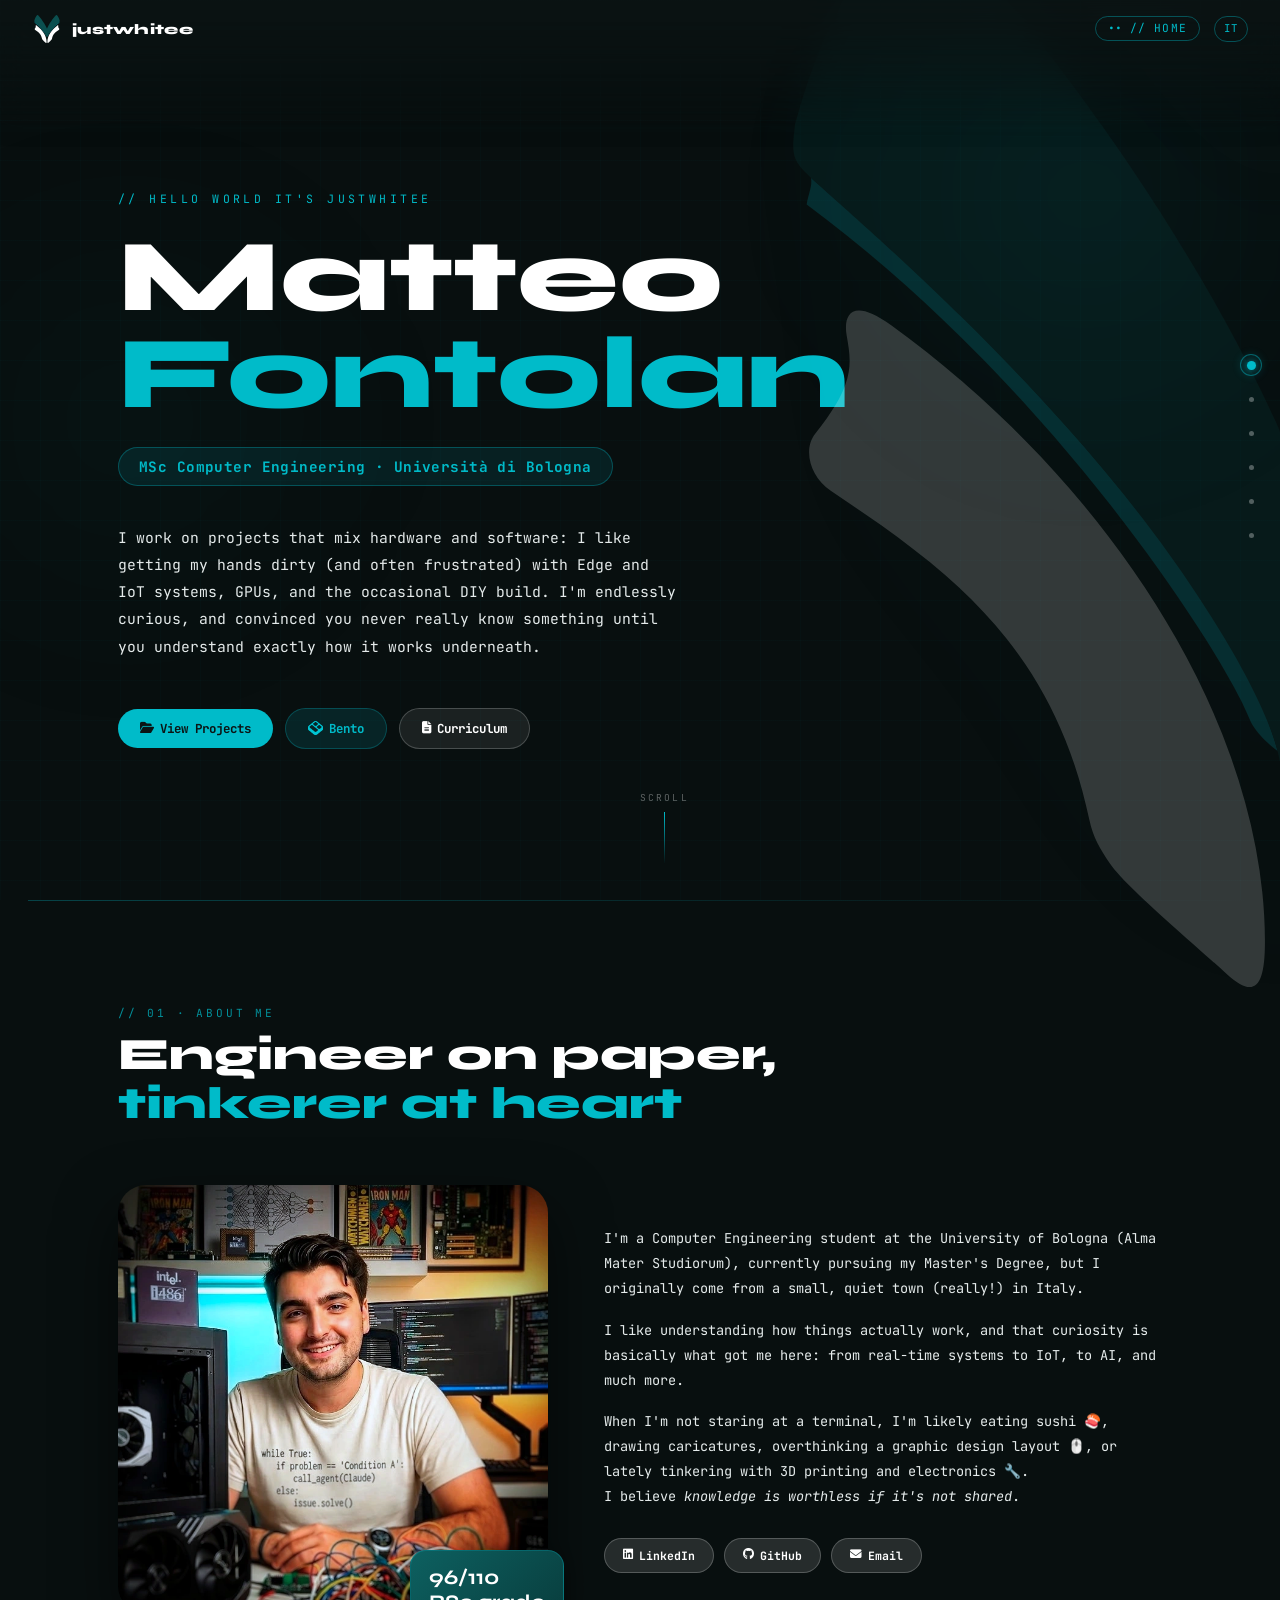
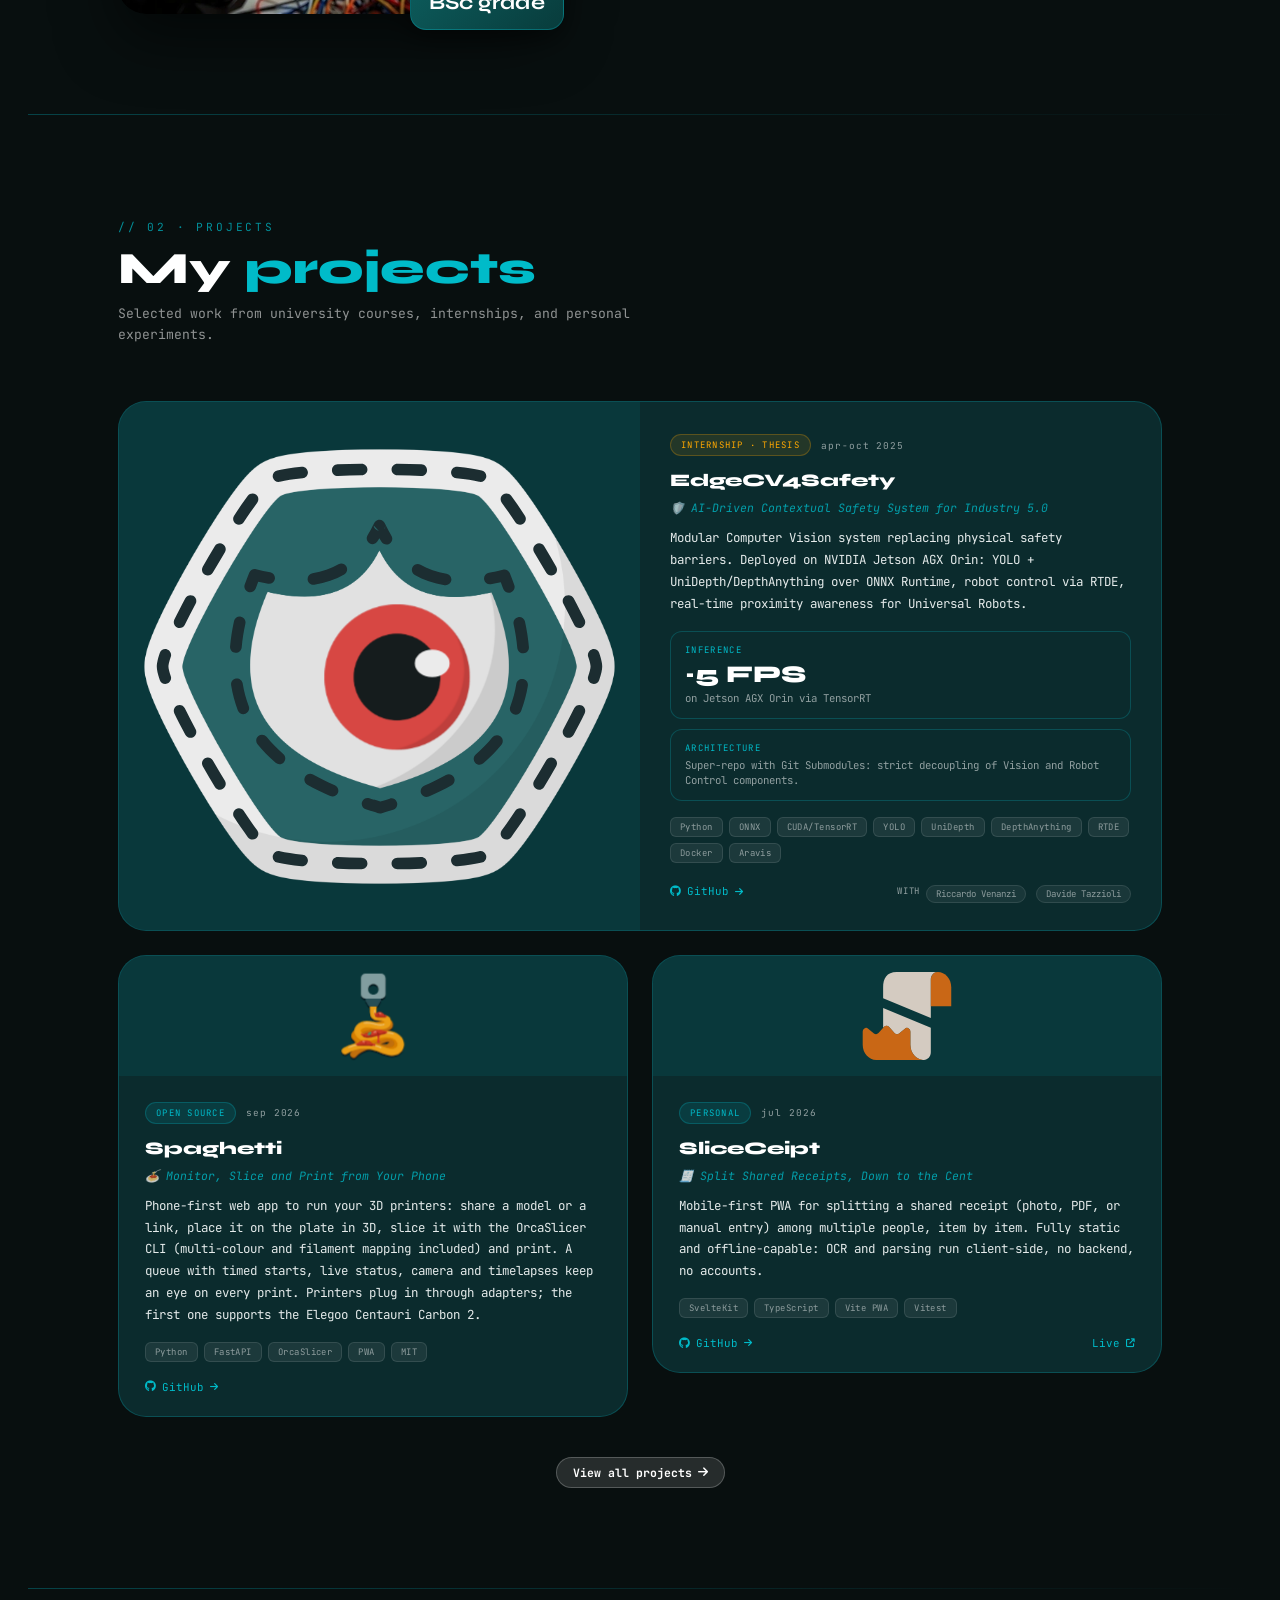
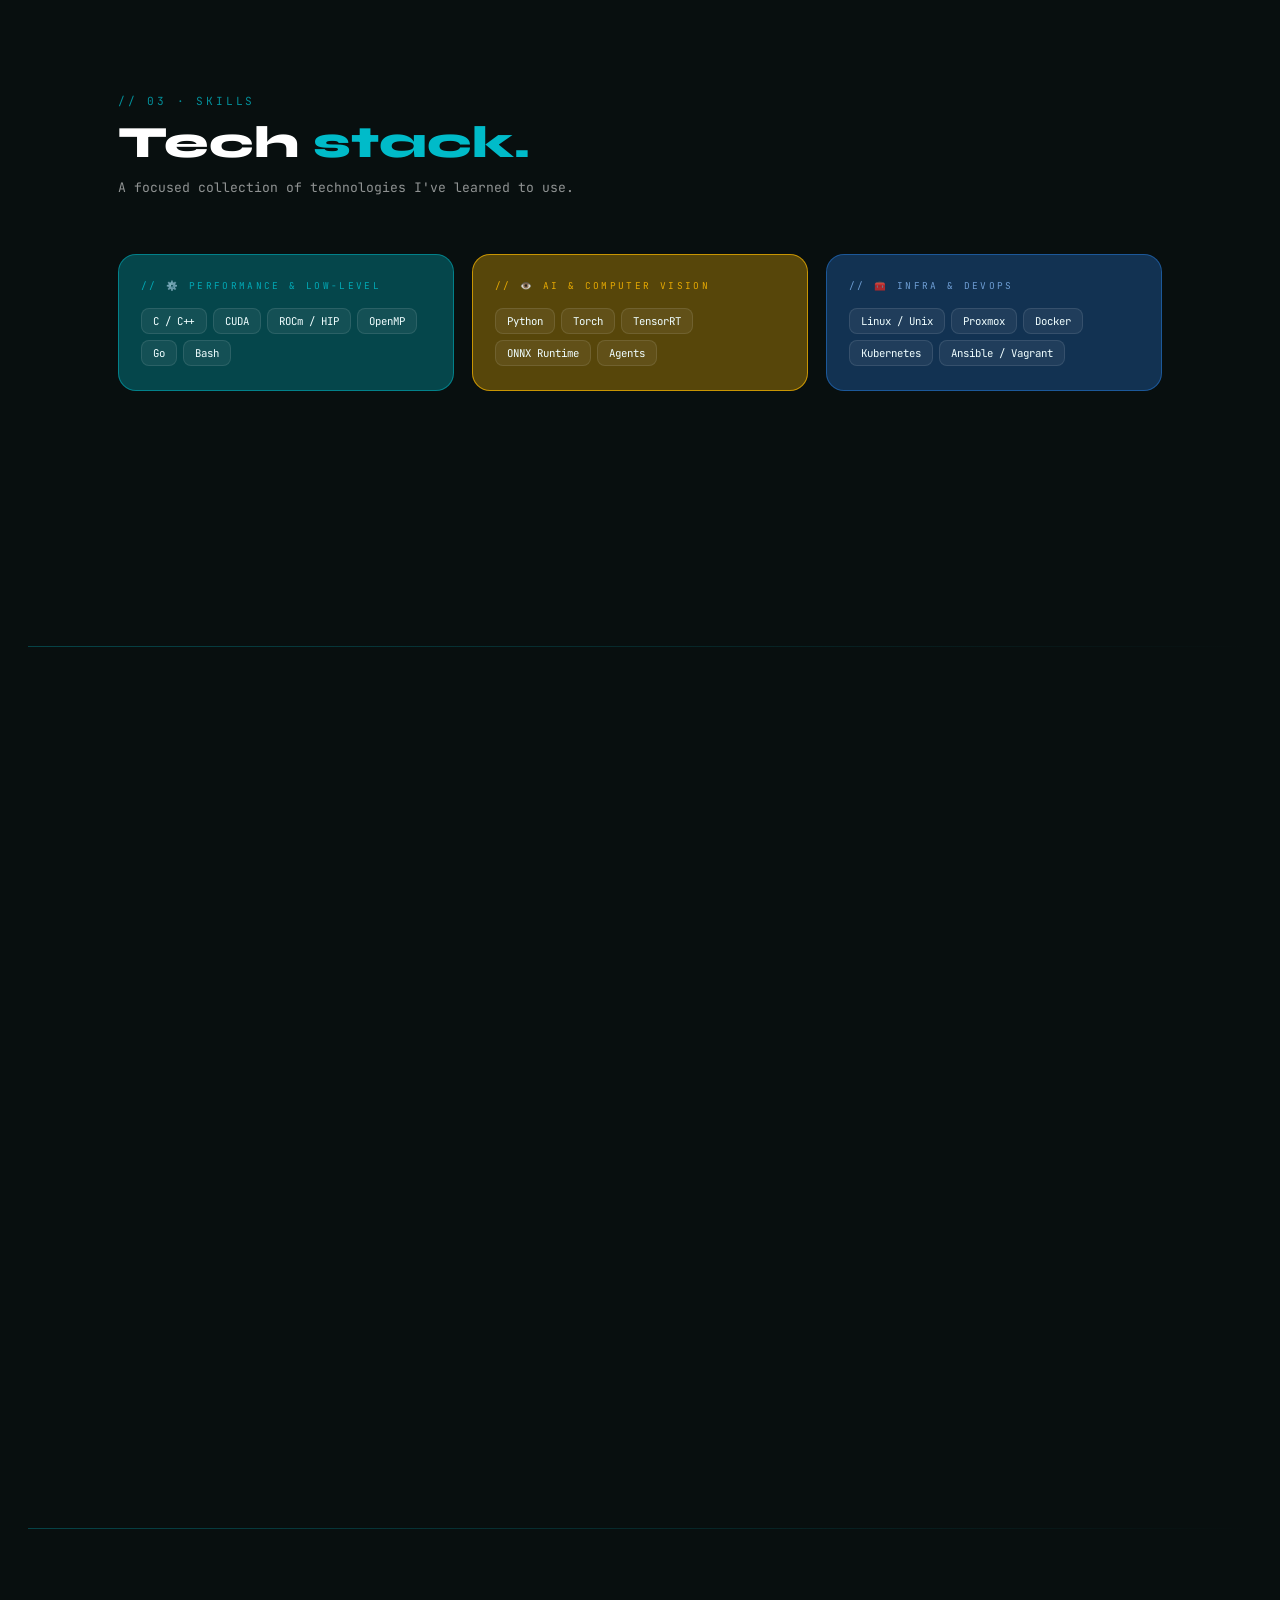
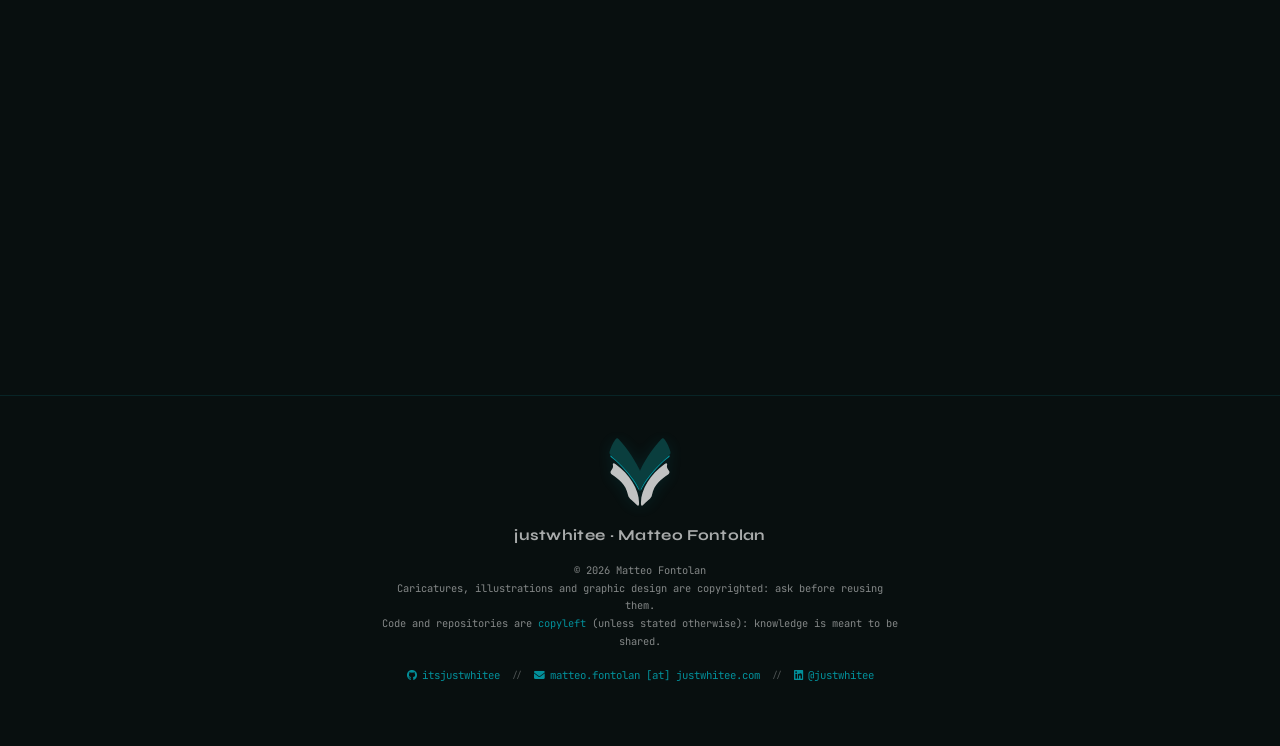
<file: index.html>
<!DOCTYPE html>
<html lang="en">
<head>
    <!-- SHARED-HEAD:START -->
    <meta charset="UTF-8">
    <meta name="viewport" content="width=device-width, initial-scale=1.0">

    <link rel="stylesheet" href="./shared.css">
    <link rel="stylesheet" href="https://cdnjs.cloudflare.com/ajax/libs/font-awesome/6.5.1/css/all.min.css">
    <link rel="preconnect" href="https://fonts.googleapis.com">
    <link rel="preconnect" href="https://fonts.gstatic.com" crossorigin>
    <link href="https://fonts.googleapis.com/css2?family=JetBrains+Mono:wght@400;700&family=Syne:wght@700;800&display=swap" rel="stylesheet">

    <link rel="icon" type="image/png" href="/assets/favicon.png">
    <link rel="icon" type="image/svg+xml" href="/assets/logo.svg">
    <link rel="shortcut icon" href="/favicon.ico" type="image/x-icon">
    <link rel="apple-touch-icon" sizes="180x180" href="/assets/favicon.png">

    <link rel="manifest" href="/manifest.json">
    <meta name="theme-color" content="#00bbc9">

    <!-- i18n must load before DOMContentLoaded fires -->
    <script src="./components.js"></script>
    <script src="./i18n.js"></script>
    <!-- SHARED-HEAD:END -->
    <link rel="stylesheet" href="projects/style.css?v=20260930b">

    <title>Matteo Fontolan - itsjustwhitee</title>
    <meta name="description" content="Matteo Fontolan: MSc Computer Engineering student at UniBo. A personal space for my evolving ideas, tech projects, and my journey in engineering.">
    <meta name="keywords" content="Matteo Fontolan, justwhitee, computer, engineering, CUDA, AI, Robotics, University of Bologna, ingegneria, informatica, Università di Bologna, CV, Portfolio, Projects, Skills, Experience, Education, unibo, ing, ingegnere">
    <link rel="canonical" href="https://justwhitee.com/">

    <meta property="og:type" content="website">
    <meta property="og:url" content="https://justwhitee.com/">
    <meta property="og:title" content="Matteo Fontolan · justwhitee | Computer Engineering Student ">
    <meta property="og:description" content="Engineering with a side of curiosity. Explore my projects in Computer Engineering.">
    <meta property="og:image" content="https://justwhitee.com/assets/og-image.jpg">

    <meta name="twitter:card" content="summary_large_image">
    <meta name="twitter:url" content="https://justwhitee.com/">
    <meta name="twitter:title" content="Matteo Fontolan · justwhitee | Computer Engineering Student">
    <meta name="twitter:description" content="Matteo Fontolan: MSc Computer Engineering student at UniBo. A personal space for my evolving ideas, tech projects, and my journey in engineering.">
    <meta name="twitter:image" content="https://justwhitee.com/assets/og-image.jpg">

    <script type="application/ld+json">
    {
    "@context": "https://schema.org",
    "@type": "Person",
    "name": "Matteo Fontolan",
    "alternateName": "justwhitee",
    "url": "https://justwhitee.com",
    "email": "matteo.fontolan@justwhitee.com",
    "publisher": {
        "@type": "Person",
        "name": "Matteo Fontolan"
    },
    "sameAs": [
        "https://github.com/itsjustwhitee",
        "https://www.instagram.com/matteo.ttf",
        "https://www.instagram.com/justwhitee.lab",
        "https://www.instagram.com/justwhitee.caricature",
        "http://www.linkedin.com/in/justwhitee"
    ],
    "hasPart": [
        {
        "@type": "WebPage",
        "name": "Bento Portfolio",
        "url": "https://justwhitee.com/bento/"
        },
        {
        "@type": "WebPage",
        "name": "Curriculum Vitae",
        "url": "https://justwhitee.com/cv/"
        }
    ]
    }
    </script>

    <style>
    body { padding: 0; }

    /* ── HERO ────────────────────────────────────────────────────────────── */
    #hero {
        min-height: 100vh;
        display: flex; flex-direction: column;
        justify-content: center; align-items: flex-start;
        padding: 120px 28px 80px;
        max-width: 1100px; margin: 0 auto;
        position: relative; z-index: 1;
    }
    .hero-eyebrow {
        font-size: 0.72rem; letter-spacing: 0.3em; text-transform: uppercase;
        color: var(--accent-bright);
        opacity: 0; animation: fadeUp 0.6s ease 0.2s forwards;
        margin-bottom: 22px;
    }
    .hero-name {
        font-family: 'Syne', sans-serif; font-weight: 800;
        font-size: clamp(3.2rem, 8vw, 7rem);
        line-height: 0.95; color: #fff;
        opacity: 0; animation: fadeUp 0.7s ease 0.35s forwards;
        margin-bottom: 24px;
        /* #hero is a flex container with align-items:flex-start, so children
           shrink-to-fit their content by default — without this, a long
           unbreakable word can size the box past the viewport on narrow phones. */
        max-width: 100%;
        overflow-wrap: break-word;
    }
    .hero-name .accent { color: var(--accent-bright); }
    .hero-role-tags {
        display: flex; flex-wrap: wrap; gap: 8px;
        opacity: 0; animation: fadeUp 0.7s ease 0.5s forwards;
        margin-bottom: 38px;
    }
    .hero-tag {
        font-family: 'JetBrains Mono', monospace;
        font-size: 0.9rem; font-weight: 700;
        padding: 9px 20px; border-radius: 999px;
        background: rgba(var(--accent-bright-rgb),0.1);
        border: 1px solid rgba(var(--accent-bright-rgb),0.32);
        color: var(--accent-bright); letter-spacing: 0.03em;
        transition: background 0.2s, border-color 0.2s;
    }
    .hero-tag:hover { background: rgba(var(--accent-bright-rgb),0.2); border-color: rgba(var(--accent-bright-rgb),0.6); }
    .hero-desc {
        font-size: 0.92rem; color: var(--text-bio);
        line-height: 1.85; max-width: 560px;
        opacity: 0; animation: fadeUp 0.7s ease 0.65s forwards;
        margin-bottom: 48px;
    }
    .hero-ctas {
        display: flex; gap: 12px; flex-wrap: wrap; align-items: center;
        opacity: 0; animation: fadeUp 0.7s ease 0.8s forwards;
    }
    .hero-ctas .btn-pill { padding: 11px 22px; font-size: 0.78rem; }
    /* Applied alongside .btn-ghost in the markup - only overrides the two
       properties that actually differ (slightly lower alpha), instead of
       redeclaring the whole rule (color, box-shadow, etc. were identical). */
    .btn-cv { background: rgba(255,255,255,0.08); border-color: rgba(255,255,255,0.2); }
    .btn-cv:hover { background: rgba(255,255,255,0.18); border-color: rgba(255,255,255,0.4); }
    .btn-bento { background: rgba(var(--accent-rgb),0.18); color: var(--accent-bright); border: 1px solid rgba(var(--accent-bright-rgb),0.28); }
    .btn-bento:hover { background: rgba(var(--accent-rgb),0.32); border-color: rgba(var(--accent-bright-rgb),0.6); box-shadow: 0 0 8px rgba(var(--accent-bright-rgb),0.2); }

    .hero-logo-giant {
        position: fixed; right: 0; top: 50%;
        transform: translateY(-50%) translateX(50%);
        width: clamp(800px, 90vw, 1150px);
        pointer-events: none; z-index: 0; opacity: 0;
        filter: drop-shadow(0 0 120px rgba(var(--accent-bright-rgb),0.08));
        will-change: transform, opacity;
    }
    /* A short glowing segment that travels once around the giant logo's own
       actual silhouette on load — the two wing paths copied verbatim from
       assets/logo.svg (same viewBox, same transforms), not a bounding-box
       rect, so the trace hugs the real edge of the mark. Same fixed
       position/size as .hero-logo-giant so it sits exactly on top of it.
       pathLength="1" on each <path> lets stroke-dasharray/dashoffset be
       expressed as a 0-1 fraction of that path's own length instead of
       hand-computed values — needed since the two paths have different
       actual lengths. Delay matches the logo's own opacity fade-in
       (index.html's inline script, setTimeout(...,600)) so the trace starts
       right as the logo itself starts appearing, not after. */
    .hero-logo-trace {
        position: fixed; right: 0; top: 50%;
        transform: translateY(-50%) translateX(50%);
        width: clamp(800px, 90vw, 1150px);
        aspect-ratio: 1;
        pointer-events: none; z-index: 0;
    }
    .hero-logo-trace svg { width: 100%; height: 100%; overflow: visible; }
    .hero-logo-trace path {
        fill: none;
        stroke: var(--accent-bright);
        stroke-width: 7;
        stroke-linecap: round;
        stroke-dasharray: 0.0175 1;
        opacity: 0;
        filter: blur(2px) drop-shadow(0 0 14px rgba(var(--accent-bright-rgb),0.7));
    }
    @media (prefers-reduced-motion: no-preference) {
        .hero-logo-trace path { animation: heroLogoTrace 1.3s linear 0.6s 1 both; }
    }
    @keyframes heroLogoTrace {
        0%   { opacity: 0; stroke-dashoffset: 0; }
        15%  { opacity: 0.6; }
        72%  { opacity: 0.6; stroke-dashoffset: -0.3; }  /* full brightness through ~1.5s from page load */
        100% { opacity: 0; stroke-dashoffset: -0.5; }    /* gone by ~1.9s from page load (0.5s earlier than before) */
    }
    .hero-scroll {
        position: absolute; bottom: 36px; left: 50%;
        transform: translateX(-50%);
        font-size: 0.6rem; letter-spacing: 0.22em; text-transform: uppercase;
        color: rgba(255,255,255,0.35);
        display: flex; flex-direction: column; align-items: center; gap: 8px;
        opacity: 0; animation: fadeUp 0.7s ease 1.4s forwards;
    }
    .scroll-line {
        width: 1px; height: 52px;
        background: linear-gradient(to bottom, var(--accent-bright), transparent);
        animation: scrollPulse 2.2s ease-in-out infinite;
    }
    @keyframes scrollPulse {
        0%,100% { opacity: 0.25; transform: scaleY(1); }
        50%      { opacity: 1;   transform: scaleY(1.15); }
    }

    /* ── SECTIONS ────────────────────────────────────────────────────────── */
    .section { padding: 100px 28px; max-width: 1100px; margin: 0 auto; }
    .section-header { margin-bottom: 56px; }
    .section-title {
        font-family: 'Syne', sans-serif;
        font-size: clamp(1.8rem, 4vw, 2.8rem);
        font-weight: 800; color: #fff; line-height: 1.1;
    }
    .section-title .accent { color: var(--accent-bright); }
    .section-sub { font-size: 0.82rem; color: var(--text-muted); margin-top: 10px; line-height: 1.6; max-width: 520px; }
    .section-divider {
        width: calc(100% - 56px); margin: 0 28px; height: 1px;
        background: linear-gradient(to right, rgba(var(--accent-bright-rgb),0.3), transparent);
    }

    /* ── ABOUT ───────────────────────────────────────────────────────────── */
    .about-grid { display: grid; grid-template-columns: 1fr 1.3fr; gap: 56px; align-items: center; }
    .about-pic-wrap { position: relative; }
    .about-pic {
        width: 100%; aspect-ratio: 1; border-radius: var(--radius);
        object-fit: cover; box-shadow: 0 24px 60px rgba(0,0,0,0.55); display: block;
    }
    .about-pic-badge {
        position: absolute; bottom: -16px; right: -16px;
        background: linear-gradient(135deg, #0d6060, #083c3c);
        border: 1px solid rgba(var(--accent-bright-rgb),0.3); border-radius: 16px; padding: 14px 18px;
        font-family: 'Syne', sans-serif; font-size: 0.75rem; font-weight: 700;
        color: var(--accent-bright); box-shadow: 0 8px 24px rgba(0,0,0,0.4);
    }
    .about-pic-badge span { font-size: 1.3rem; display: block; color: #fff; }
    .about-text h3 { font-family: 'Syne', sans-serif; font-size: 1.3rem; font-weight: 800; color: #fff; margin-bottom: 16px; line-height: 1.2; }
    .about-text p  { font-size: 0.85rem; color: var(--text-bio); line-height: 1.85; margin-bottom: 16px; }
    .about-text p:last-of-type { margin-bottom: 28px; }
    .about-links { display: flex; gap: 10px; flex-wrap: wrap; }
    .about-links .btn-pill { padding: 9px 18px; font-size: 0.72rem; }

    /* ── SKILLS ──────────────────────────────────────────────────────────── */
    .skills-grid { display: grid; grid-template-columns: repeat(3, 1fr); gap: 18px; }
    .skill-group { border-radius: var(--radius-sm); padding: 24px 22px; border: 1px solid rgba(var(--accent-rgb),0.4); transition: border-color 0.3s ease, transform 0.3s ease, box-shadow 0.3s ease; }
    .skill-group:hover { transform: translateY(-3px); }
    .skill-group:nth-child(1) { background: rgba(var(--accent-bright-rgb),0.32); border-color: rgba(var(--accent-bright-rgb),0.5); }
    .skill-group:nth-child(1):hover { border-color: rgba(var(--accent-bright-rgb),0.75); box-shadow: 0 0 20px rgba(var(--accent-bright-rgb),0.25); }
    .skill-group:nth-child(2) { background: rgba(255,187,0,0.32); border-color: rgba(255, 187, 0, 0.678); }
    .skill-group:nth-child(2):hover { border-color: rgb(255, 187, 0); box-shadow: 0 0 20px rgba(255,187,0,0.25); }
    .skill-group:nth-child(3) { background: rgba(41,126,224,0.32); border-color: rgba(41,126,224,0.5); }
    .skill-group:nth-child(3):hover { border-color: rgba(41,126,224,0.75); box-shadow: 0 0 20px rgba(41,126,224,0.25); }
    .skill-group:nth-child(4) { background: rgba(41,224,133,0.32); border-color: rgba(41,224,133,0.5); }
    .skill-group:nth-child(4):hover { border-color: rgba(41,224,133,0.75); box-shadow: 0 0 20px rgba(41,224,133,0.25); }
    .skill-group:nth-child(5) { background: rgba(224,41,56,0.32); border-color: rgba(224,41,56,0.5); }
    .skill-group:nth-child(5):hover { border-color: rgba(224,41,56,0.75); box-shadow: 0 0 20px rgba(224,41,56,0.25); }
    .skill-group-label { font-size: 0.59rem; letter-spacing: 0.25em; text-transform: uppercase; margin-bottom: 16px; opacity: 0.85; }
    .skill-group:nth-child(1) .skill-group-label { color: var(--accent-bright); }
    .skill-group:nth-child(2) .skill-group-label { color: #ffbb00; }
    /* nth-child(3)/(5) lightened from #297ee0/#e02938 - the originals measured
       under 3:1 against their own tinted card background once this label's
       own 0.85 opacity is factored in; these clear 4.5:1 while staying
       recognizably blue/red. */
    .skill-group:nth-child(3) .skill-group-label { color: #7fb2ec; }
    .skill-group:nth-child(4) .skill-group-label { color: #29e085; }
    .skill-group:nth-child(5) .skill-group-label { color: #ee8992; }
    .skill-pills { display: flex; flex-wrap: wrap; gap: 6px; }
    .skill-pill { font-size: 0.67rem; padding: 5px 11px; border-radius: 8px; background: rgba(255,255,255,0.06); border: 1px solid rgba(255,255,255,0.1); color: var(--text-body); transition: background 0.2s, border-color 0.2s, transform 0.2s; }
    .skill-pill:hover { background: rgba(255,255,255,0.13); transform: scale(1.05); }

    /* ── EXPERIENCE & EDUCATION ──────────────────────────────────────────── */
    .exp-edu-grid { display: grid; grid-template-columns: 1fr 1fr; gap: 60px; }
    .exp-col-label { font-size: 0.67rem; letter-spacing: 0.15em; text-transform: uppercase; color: var(--text-muted); margin-bottom: 26px; }
    .timeline { position: relative; padding-left: 32px; }
    .timeline::before { content: ''; position: absolute; left: 0; top: 8px; bottom: 0; width: 1px; background: linear-gradient(to bottom, var(--accent-bright), transparent); opacity: 0.3; }
    .tl-item { position: relative; margin-bottom: 40px; }
    .tl-item::before { content: ''; position: absolute; left: -36px; top: 7px; width: 9px; height: 9px; border-radius: 50%; background: var(--accent-bright); box-shadow: 0 0 10px rgba(var(--accent-bright-rgb),0.5); }
    .tl-period  { font-size: 0.61rem; letter-spacing: 0.12em; color: var(--accent-bright); opacity: 0.7; margin-bottom: 5px; text-transform: uppercase; }
    .tl-role    { font-family: 'Syne', sans-serif; font-size: 0.98rem; font-weight: 800; color: #fff; margin-bottom: 3px; }
    .tl-company { font-size: 0.71rem; color: var(--text-muted); margin-bottom: 10px; display: flex; align-items: center; gap: 5px; flex-wrap: wrap; }
    .tl-company-link {
        color: var(--text-muted);
        text-decoration: none;
        display: inline-flex;
        align-items: center;
        gap: 5px;
        transition: color 0.2s ease;
    }
    .tl-company-link:hover { color: var(--accent-bright); }
    .tl-company-logo {
        width: 13px; height: 13px;
        border-radius: 3px;
        object-fit: contain;
        opacity: 0.65;
        flex-shrink: 0;
        transition: opacity 0.2s ease;
    }
    .tl-company-link:hover .tl-company-logo { opacity: 1; }
    .tl-desc    { font-size: 0.77rem; color: var(--text-bio); line-height: 1.75; }
    .edu-grid { display: grid; grid-template-columns: 1fr 1fr; gap: 16px; }
    .edu-card { background: #0b2b2d; border: 1px solid rgba(var(--accent-rgb),0.4); border-radius: var(--radius-sm); padding: 20px 18px; transition: border-color 0.3s ease, transform 0.3s ease, box-shadow 0.3s ease; }
    .edu-card:hover { border-color: rgba(var(--accent-bright-rgb),0.65); transform: translateY(-4px); box-shadow: 0 12px 32px rgba(0,0,0,0.35), 0 0 20px rgba(var(--accent-bright-rgb),0.25); }
    .edu-period { font-size: 0.59rem; color: var(--accent-bright); opacity: 0.7; letter-spacing: 0.12em; text-transform: uppercase; margin-bottom: 7px; }
    .edu-degree { font-family: 'Syne', sans-serif; font-size: 0.9rem; font-weight: 800; color: #fff; margin-bottom: 3px; }
    .edu-school { font-size: 0.7rem; color: var(--text-muted); margin-bottom: 8px; }
    .edu-grade  { font-size: 0.67rem; color: var(--accent-bright); }

    /* ── CTA ─────────────────────────────────────────────────────────────── */
    #cta { padding: 80px 28px 120px; max-width: 1100px; margin: 0 auto; text-align: center; }
    #cta h2 { font-family: 'Syne', sans-serif; font-size: clamp(1.8rem, 4vw, 3rem); font-weight: 800; color: #fff; margin-bottom: 18px; line-height: 1.1; }
    #cta h2 .accent { color: var(--accent-bright); }
    #cta > div > p { font-size: 0.88rem; color: var(--text-bio); line-height: 1.75; max-width: 500px; margin: 0 auto 36px; }
    .cta-links { display: flex; justify-content: center; gap: 12px; flex-wrap: wrap; }
    .cta-links .btn-pill { padding: 12px 24px; font-size: 0.78rem; }

    /* ── FOOTER ──────────────────────────────────────────────────────────── */
    .site-footer { margin: 0; }
    .site-footer .footer-inner { padding: 0 28px 32px; }

    /* ══════════════════════════════════════════════════════════════════════
       RESPONSIVE
       ══════════════════════════════════════════════════════════════════════ */

    /* ── TABLET ≤900px ───────────────────────────────────────────────────── */
    @media (max-width: 900px) {
        .hero-logo-giant, .hero-logo-trace { display: none; }
        .about-grid { grid-template-columns: 1fr; }
        .about-pic-wrap { max-width: 280px; margin: 0 auto; }
        .skills-grid { grid-template-columns: 1fr 1fr; }
        .skill-group:nth-child(5) { grid-column: 1 / -1; }
        .exp-edu-grid { grid-template-columns: 1fr; gap: 40px; }
        .edu-grid { grid-template-columns: 1fr 1fr; }
        .edu-card[style*="grid-column"] { grid-column: span 2 !important; }
    }

    /* ── MOBILE ≤600px ───────────────────────────────────────────────────── */
    @media (max-width: 600px) {
        /* Hero */
        #hero { padding: 84px 18px 56px; min-height: auto; }
        .hero-eyebrow { font-size: 0.6rem; letter-spacing: 0.18em; margin-bottom: 14px; }
        .hero-name { font-size: clamp(2.3rem, 11vw, 3.4rem); margin-bottom: 18px; }
        .hero-role-tags { margin-bottom: 20px; }
        .hero-tag { font-size: 0.72rem; padding: 7px 14px; }
        .hero-desc { font-size: 0.9rem; margin-bottom: 28px; max-width: 100%; }
        
        .hero-ctas { flex-direction: row; flex-wrap: wrap; align-items: center; gap: 9px; }
        .hero-ctas .btn-pill { justify-content: center; padding: 10px 14px; font-size: 0.76rem; }
        .hero-scroll { display: none; }

        /* Sections */
        .section { padding: 56px 18px; }
        .section-header { margin-bottom: 32px; }
        .section-divider { width: calc(100% - 36px); margin: 0 18px; }
        /* Titles were clamping to their floor on narrow screens, dwarfing the body copy below — fix to a flatter mobile-only size */
        .section-title { font-size: 1.6rem; }
        .section-sub { font-size: 0.88rem; }
        .section-label { font-size: 0.72rem; }

        /* About */
        .about-pic-wrap { max-width: 250px; }
        .about-pic-badge {
            bottom: -10px; right: -10px;
            padding: 10px 14px; font-size: 0.68rem; border-radius: 12px;
        }
        .about-pic-badge span { font-size: 1.1rem; }
        .about-text h3 { font-size: 1.05rem; }
        .about-text p { font-size: 0.9rem; }
        .about-links { gap: 8px; }
        .about-links .btn-pill { flex: 1 1 auto; justify-content: center; min-width: 0; }

        /* Skills */
        .skills-grid { grid-template-columns: 1fr; gap: 10px; }
        .skill-group { padding: 16px 14px; }
        .skill-pill { font-size: 0.74rem; }

        /* Experience */
        .exp-edu-grid { gap: 28px; }
        .timeline { padding-left: 22px; }
        .tl-item { margin-bottom: 28px; }
        .tl-item::before { left: -26px; width: 8px; height: 8px; }
        .tl-desc { font-size: 0.85rem; }
        .tl-company { font-size: 0.78rem; }
        .edu-grid { grid-template-columns: 1fr; gap: 10px; }
        .edu-card[style*="grid-column"] { grid-column: span 1 !important; }
        .edu-card { padding: 14px 14px; }

        /* CTA */
        #cta { padding: 52px 18px 72px; }
        .cta-links {
            flex-direction: row;
            flex-wrap: wrap;
            justify-content: center;
            gap: 10px;
        }
        .cta-links .btn-pill { justify-content: center; }

        /* Footer */
        .site-footer .footer-inner { padding: 0 18px 28px; }
    }

    /* ── SMALL MOBILE ≤400px ─────────────────────────────────────────────── */
    @media (max-width: 400px) {
        .hero-name { font-size: clamp(2rem, 13vw, 2.2rem); }
        .hero-tag  { font-size: 0.65rem; padding: 6px 12px; }
        .section   { padding: 44px 14px; }
        .section-title { font-size: 1.45rem; }
    }
    
    /* ── SECTION NAV (expanding pills) ─────────────────────────────────────── */

    /* Container: fixed width = collapsed pill size so dots are always
       right-aligned at the same x. overflow:visible lets expanded pills
       protrude to the left without clipping. */
    #section-nav {
        position: fixed;
        right: 18px;
        top: 50%;
        transform: translateY(-50%);
        z-index: 90;
        display: flex;
        flex-direction: column;
        align-items: flex-end;
        gap: 12px;
        width: 22px;       /* exact collapsed size — all dots share this column */
        overflow: visible; /* expanded pills protrude left, never clipped */
        pointer-events: none;
    }

    /* Base pill — ALL dots collapse to the same 22×22px circle */
    .snav-dot {
        pointer-events: all;
        display: flex;
        align-items: center;
        justify-content: flex-end;
        height: 22px;
        width: max-content;  /* natural content width when expanded   */
        max-width: 22px;     /* collapsed: only the circle is visible  */
        overflow: hidden;
        border-radius: 999px;
        background: transparent;
        border: 1.5px solid transparent;
        cursor: pointer;
        text-decoration: none;
        transition:
            max-width    0.45s cubic-bezier(0.23, 1, 0.32, 1),
            background   0.3s  ease,
            border-color 0.3s  ease,
            box-shadow   0.3s  ease;
    }

    /* Label */
    .snav-dot::before {
        content: attr(data-label);
        flex-shrink: 0;
        padding: 0 8px 0 12px;
        font-family: 'JetBrains Mono', monospace;
        font-size: 0.58rem;
        letter-spacing: 0.08em;
        color: var(--accent-bright);
        white-space: nowrap;
        opacity: 0;
        transition: opacity 0.22s ease 0.12s;
        pointer-events: none;
    }

    /* Dot circle — inactive: small white dot, right side, consistent margin */
    .snav-dot::after {
        content: '';
        flex-shrink: 0;
        width: 5px;
        height: 5px;
        border-radius: 50%;
        background: rgba(255,255,255,0.3);
        margin-right: 7px; /* (22 - 1.5border*2 - 5dot) / 2 ≈ centred in 22px */
        transition:
            background   0.3s ease,
            width        0.3s ease,
            height       0.3s ease,
            box-shadow   0.3s ease,
            margin-right 0.3s ease;
    }

    /* ── ACTIVE: same collapsed size, but teal dot + teal border ── */
    .snav-dot.active {
        border-color: rgba(var(--accent-bright-rgb),0.45);
        background: rgba(var(--accent-bright-rgb),0.08);
        box-shadow: 0 0 8px rgba(var(--accent-bright-rgb),0.15);
    }
    .snav-dot.active::after {
        width: 9px;
        height: 9px;
        background: var(--accent-bright);
        box-shadow: 0 0 6px rgba(var(--accent-bright-rgb),0.6);
        margin-right: 5px; /* (22 - 3border - 9dot) / 2 ≈ re-centred */
    }

    /* ── HOVER (mouse) — expand left, show label ── */
    .snav-dot:hover {
        max-width: 160px;
        background: rgba(var(--accent-bright-rgb),0.12);
        border-color: rgba(var(--accent-bright-rgb),0.4);
    }
    .snav-dot:hover::before { opacity: 1; }
    .snav-dot:hover::after  {
        width: 8px;
        height: 8px;
        background: var(--accent-bright);
        margin-right: 5px;
    }

    /* ── FLASH (brief show on click) ── */
    .snav-dot.flash {
        max-width: 160px;
        background: rgba(var(--accent-bright-rgb),0.12);
        border-color: rgba(var(--accent-bright-rgb),0.4);
    }
    .snav-dot.flash::before { opacity: 1; }
    .snav-dot.flash::after  {
        width: 8px;
        height: 8px;
        background: var(--accent-bright);
        margin-right: 5px;
    }

    /* Tablet */
    @media (max-width: 768px) {
        #section-nav { right: 10px; gap: 10px; width: 18px; }
        .snav-dot                   { height: 18px; max-width: 18px; }
        .snav-dot::after            { width: 4px; height: 4px; margin-right: 6px; }
        .snav-dot.active::after     { width: 7px; height: 7px; margin-right: 4px; }
        .snav-dot:hover,
        .snav-dot.flash             { max-width: 140px; }
        .snav-dot:hover::before,
        .snav-dot.flash::before     { font-size: 0.52rem; padding: 0 6px 0 10px; }
        .snav-dot:hover::after,
        .snav-dot.flash::after      { width: 7px; height: 7px; margin-right: 4px; }
    }

    /* Mobile — hide entirely */
    @media (max-width: 480px) {
        #section-nav { display: none; }
    }


    </style>
</head>
<body data-page="home">

    <div class="parallax-orb orb1" id="orb1"></div>
    <div class="parallax-orb orb2" id="orb2"></div>

    <!-- ── NAV ──────────────────────────────────────────────────────────── -->
    
    <!-- SECTION NAV (vertical dots) — home only -->
    <nav id="section-nav" aria-label="Page sections">
        <a href="#hero"       class="snav-dot" data-label="// hello"    aria-label="Hero"></a>
        <a href="#about"      class="snav-dot" data-label="// about"    aria-label="About"></a>
        <a href="#projects"   class="snav-dot" data-label="// projects" aria-label="Projects"></a>
        <a href="#skills"     class="snav-dot" data-label="// skills"   aria-label="Skills"></a>
        <a href="#experience" class="snav-dot" data-label="// exp"      aria-label="Experience"></a>
        <a href="#cta"        class="snav-dot" data-label="// contact"  aria-label="Contact"></a>
    </nav>

    <nav id="site-nav" class="site-nav" data-active="home"></nav>

    <!-- ── HERO ─────────────────────────────────────────────────────────── -->
    <main id="main-content">
    <section id="hero">
        <p class="hero-eyebrow" data-i18n="hero.eyebrow">// hello world it's justwhitee</p>
        <h1 class="hero-name">
            Matteo<br><span class="accent">Fontolan</span>
        </h1>
        <div class="hero-role-tags">
            <span class="hero-tag" data-i18n="hero.role_tag">MSc Computer Engineering · Università di Bologna</span>
        </div>
        <p class="hero-desc" data-i18n="hero.desc">
            I build things at the intersection of software and hardware,
            from Edge AI systems to IoT controllers to parallel GPU algorithms, with the occasional DIY build on the side.
            I'm endlessly curious, and a firm believer that you don't truly 'own' a system until you've understood exactly how it works under the hood.
        </p>
        <div class="hero-ctas">
            <a href="#projects" class="btn-pill btn-primary">
                <i class="fa-solid fa-folder-open"></i> <span data-i18n="hero.btn_projects">View Projects</span>
            </a>
            <a href="bento/" class="btn-pill btn-bento">
                <img src="assets/bento.webp" alt="bento icon" width="15" height="15" style="object-fit:contain;opacity:0.9;vertical-align:middle;" aria-hidden="true"> Bento
            </a>
            <a href="cv/" class="btn-pill btn-ghost btn-cv">
                <i class="fa-solid fa-file-lines"></i> <span data-i18n="hero.btn_cv">Curriculum</span>
            </a>
        </div>

        <img src="assets/logo.svg" alt="logo justwhitee svg" class="hero-logo-giant" id="logo-giant" aria-hidden="true">
        <div class="hero-logo-trace" aria-hidden="true">
            <svg viewBox="0 0 5000 5000">
                <g transform="matrix(1.1336,0,0,0.995604,-334.008,-74.9773)">
                    <g transform="matrix(1.15598,0,0,1.3162,-389.94,-887.124)">
                        <path pathLength="1" d="M1867.68,3866.39C1743.72,3276.06 1378.94,3021.84 1009.53,2774.08C940.33,2727.66 916.503,2636.57 958.496,2584.06C1092.62,2416.36 1077.88,2351 1062.31,2259.19C1050.29,2188.34 1080.6,2130.98 1211.1,2225.84C1942.69,2757.65 2445.93,3549.39 2449.93,4262.91C2451.28,4424.4 2415.38,4462.37 2321.43,4375.92C2221.55,4284 1985.28,4085.89 1935.16,4010.09C1902.71,3961.01 1879.81,3924.15 1867.68,3866.39ZM3132.45,3866.39C3120.32,3924.15 3097.43,3961.01 3064.98,4010.09C3014.85,4085.89 2778.59,4284 2678.7,4375.92C2584.76,4462.37 2548.86,4424.4 2550.21,4262.91C2554.2,3549.39 3057.45,2757.65 3789.04,2225.84C3919.53,2130.98 3949.85,2188.34 3937.83,2259.19C3922.26,2351 3907.51,2416.36 4041.64,2584.06C4083.63,2636.57 4059.81,2727.66 3990.6,2774.08C3621.2,3021.84 3256.42,3276.06 3132.45,3866.39Z"></path>
                    </g>
                    <g transform="matrix(1.15598,0,0,1.3162,-389.94,-887.124)">
                        <path pathLength="1" d="M943.546,1735.35C1775.38,2448.25 2376.87,3199.5 2492.44,3637.96C2484.5,3630.99 2419.48,3584.64 2398.68,3530.7C2325.15,3340 1769.47,2446.16 929.684,1824.68C932.938,1796.83 950.014,1761.78 943.546,1735.35ZM4056.45,1735.35C4049.99,1761.78 4067.16,1796.83 4070.41,1824.68C3230.63,2446.16 2675.28,3340 2601.75,3530.7C2580.95,3584.64 2515.5,3630.99 2507.56,3637.96C2623.13,3199.5 3224.62,2448.25 4056.45,1735.35Z"></path>
                    </g>
                </g>
            </svg>
        </div>
        <div class="hero-scroll"><span data-i18n="hero.scroll">scroll</span><div class="scroll-line"></div></div>
    </section>

    <div class="section-divider"></div>

    <!-- ── ABOUT ─────────────────────────────────────────────────────────── -->
    <section id="about" class="section">
        <div class="section-header reveal">
            <p class="section-label" data-i18n="about.label">// 01 · about me</p>
            <h2 class="section-title" data-i18n-html="about.title">Passionate geek,<br><span class="accent">practical engineer.</span></h2>
        </div>
        <div class="about-grid">
            <div class="about-pic-wrap reveal">
                <img src="assets/propic.webp?v=2" alt="Matteo Fontolan profile picture" class="about-pic" loading="lazy">
                <div class="about-pic-badge"><span>96/110</span><span data-i18n="about.badge">BSc grade</span></div>
            </div>
            <div class="about-text reveal" style="transition-delay:0.12s">
                <p data-i18n="about.p1">I'm a Computer Engineering student at the University of Bologna (Alma Mater Studiorum), currently pursuing my Master's Degree after graduating, but I originally come from a small, quiet town (really!) in Italy.</p>
                <p data-i18n="about.p2">I love digging into how things actually work and I define myself as a practical person. My journey has taken me from designing real-time safety systems for industrial robots to optimizing parallel algorithms on GPUs.</p>
                <p data-i18n-html="about.p3_html">When I'm not staring at a terminal, I'm likely eating sushi 🍣, drawing caricatures, overthinking a graphic design layout 🖱️, or lately tinkering with 3D printing and electronics 🔧. <br> I believe <em>knowledge is worthless if it's not shared</em>.</p>
                <div class="about-links">
                    <a href="http://www.linkedin.com/in/justwhitee" target="_blank"  rel="noopener noreferrer" class="btn-pill btn-ghost"><i class="fa-brands fa-linkedin"></i> LinkedIn</a>
                    <a href="https://github.com/itsjustwhitee" target="_blank" rel="noopener noreferrer" class="btn-pill btn-ghost"><i class="fa-brands fa-github"></i> GitHub</a>
                    <a href="/cdn-cgi/l/email-protection#ec818d98988983c28a83829883808d82ac86999f989b8485988989c2839e8b" target="_blank" rel="noopener noreferrer" class="btn-pill btn-ghost"><i class="fa-solid fa-envelope"></i> Email</a>
                </div>
            </div>
        </div>
    </section>

    <div class="section-divider"></div>

    <!-- ── PROJECTS ───────────────────────────────────────────────────────── -->
    <section id="projects" class="section">
        <div class="section-header reveal">
            <p class="section-label" data-i18n="projects.label">// 02 · projects</p>
            <h2 class="section-title" data-i18n-html="projects.title">Things I've <span class="accent">built.</span></h2>
            <p class="section-sub" data-i18n="projects.sub">Selected work from university courses, internships, and personal curiosity.</p>
        </div>

        <div class="projects-grid">
<!-- PROJECTS:START -->
            <div class="project-card featured reveal" id="edgecv4safety-card" data-date="2025-10">
                <div class="project-img-wrap">
                    <div class="project-img-wrap" id="edgecv-container" data-svg-src="/assets/projects/edgecv4safety.svg"></div>
                    <div class="project-img-placeholder" style="display:none;">🤖</div>
                </div>
                <div class="project-body">
                    <div class="project-meta">
                        <span class="project-badge intern" data-i18n="proj.edgecv.badge">Internship · Thesis</span>
                        <span class="project-year">apr-oct 2025</span>
                    </div>
                    <h3 translate="no">EdgeCV4Safety</h3>
                    <p class="tagline" data-i18n="proj.edgecv.tagline">🛡️ AI-Driven Contextual Safety System for Industry 5.0</p>
                    <p class="proj-desc" data-i18n="proj.edgecv.desc">Modular Computer Vision system replacing physical safety barriers. Deployed on NVIDIA Jetson AGX Orin: YOLO + UniDepth/DepthAnything over ONNX Runtime, robot control via RTDE, real-time proximity awareness for Universal Robots.</p>
                    <div class="project-stats">
                        <div class="stat-box">
                            <p class="stat-box-label" data-i18n="proj.edgecv.stat1_lbl">Inference</p>
                            <p class="stat-box-value">~5 FPS</p>
                            <p class="stat-box-desc" data-i18n="proj.edgecv.stat1_desc">on Jetson AGX Orin via TensorRT</p>
                        </div>
                        <div class="stat-box">
                            <p class="stat-box-label" data-i18n="proj.edgecv.stat2_lbl">Architecture</p>
                            <p class="stat-box-desc" data-i18n="proj.edgecv.stat2_desc">Super-repo with Git Submodules: strict decoupling of Vision and Robot Control components.</p>
                        </div>
                    </div>
                    <div class="project-tags">
                        <span class="tag">Python</span><span class="tag">ONNX</span><span class="tag">CUDA/TensorRT</span><span class="tag">YOLO</span><span class="tag">UniDepth</span><span class="tag">DepthAnything</span><span class="tag">RTDE</span><span class="tag">Docker</span><span class="tag">Aravis</span>
                    </div>
                    <div class="project-footer">
                        <a href="https://github.com/EdgeCV4Safety/EdgeCV4Safety" target="_blank" rel="noopener noreferrer" class="project-link"><i class="fa-brands fa-github"></i> GitHub <i class="fa-solid fa-arrow-right" style="font-size:0.58rem;"></i></a>
                        <div class="project-contributors">
                            <span class="contrib-label" data-i18n="projects.contrib_label">with</span>
                            <div class="contrib-names">
                                <span class="contrib-chip">Riccardo Venanzi</span>
                                <span class="contrib-chip">Davide Tazzioli</span>
                            </div>
                        </div>
                    </div>
                </div>
            </div>

            <div class="project-card reveal" id="spaghetti-card" data-date="2026-09">
                <div class="project-img-wrap">
                    <div class="project-img-wrap" id="spaghetti-container" data-svg-src="/assets/projects/spaghetti.svg"></div>
                    <div class="project-img-placeholder" style="display:none;">🍝</div>
                </div>
                <div class="project-body">
                    <div class="project-meta">
                        <span class="project-badge" data-i18n="proj.spaghetti.badge">Open Source</span>
                        <span class="project-year">sep 2026</span>
                    </div>
                    <h3 translate="no">Spaghetti</h3>
                    <p class="tagline" data-i18n="proj.spaghetti.tagline">🍝 Monitor, Slice and Print from Your Phone</p>
                    <p class="proj-desc" data-i18n="proj.spaghetti.desc">Phone-first web app to run your 3D printers: share a model or a link, place it on the plate in 3D, slice it with the OrcaSlicer CLI (multi-colour and filament mapping included) and print. A queue with timed starts, live status, camera and timelapses keep an eye on every print. Printers plug in through adapters; the first one supports the Elegoo Centauri Carbon 2.</p>
                    <div class="project-tags">
                        <span class="tag">Python</span><span class="tag">FastAPI</span><span class="tag">OrcaSlicer</span><span class="tag">PWA</span><span class="tag">MIT</span>
                    </div>
                    <div class="project-footer">
                        <a href="https://github.com/itsjustwhitee/spaghetti" target="_blank" rel="noopener noreferrer" class="project-link"><i class="fa-brands fa-github"></i> GitHub <i class="fa-solid fa-arrow-right" style="font-size:0.58rem;"></i></a>
                    </div>
                </div>
            </div>

            <div class="project-card reveal" id="sliceceipt-card" data-date="2026-07">
                <div class="project-img-wrap">
                    <div class="project-img-wrap" id="sliceceipt-container" data-svg-src="/assets/projects/sliceceipt.svg"></div>
                    <div class="project-img-placeholder" style="display:none;">🧾</div>
                </div>
                <div class="project-body">
                    <div class="project-meta">
                        <span class="project-badge" data-i18n="proj.slice.badge">Personal</span>
                        <span class="project-year">jul 2026</span>
                    </div>
                    <h3 translate="no">SliceCeipt</h3>
                    <p class="tagline" data-i18n="proj.slice.tagline">🧾 Split Shared Receipts, Down to the Cent</p>
                    <p class="proj-desc" data-i18n="proj.slice.desc">Mobile-first PWA for splitting a shared receipt (photo, PDF, or manual entry) among multiple people, item by item. Fully static and offline-capable: OCR and parsing run client-side, no backend, no accounts.</p>
                    <div class="project-tags">
                        <span class="tag">SvelteKit</span><span class="tag">TypeScript</span><span class="tag">Vite PWA</span><span class="tag">Vitest</span>
                    </div>
                    <div class="project-footer">
                        <a href="https://github.com/itsjustwhitee/slice-ceipt" target="_blank" rel="noopener noreferrer" class="project-link"><i class="fa-brands fa-github"></i> GitHub <i class="fa-solid fa-arrow-right" style="font-size:0.58rem;"></i></a>
                        <a href="https://sliceceipt.justwhitee.com" target="_blank" rel="noopener noreferrer" class="project-link">Live <i class="fa-solid fa-arrow-up-right-from-square" style="font-size:0.55rem;"></i></a>
                    </div>
                </div>
            </div>
            <!-- PROJECTS:END -->
        </div>

        <div class="projects-view-all reveal">
            <a href="projects/" class="btn-pill btn-ghost">
                <span data-i18n="projects.view_all">View all projects</span> <i class="fa-solid fa-arrow-right"></i>
            </a>
        </div>
    </section>

    <div class="section-divider"></div>

    <!-- ── SKILLS ─────────────────────────────────────────────────────────── -->
    <section id="skills" class="section">
        <div class="section-header reveal">
            <p class="section-label" data-i18n="skills.label">// 03 · skills</p>
            <h2 class="section-title" data-i18n-html="skills.title">Tech <span class="accent">stack.</span></h2>
            <p class="section-sub" data-i18n="skills.sub">A focused collection of technologies I use to bridge the gap between hardware and software.</p>
        </div>

        <div class="skills-grid">
            <div class="skill-group reveal">
                <p class="skill-group-label">// ⚙️ performance &amp; low-level</p>
                <div class="skill-pills">
                    <span class="skill-pill">C / C++</span>
                    <span class="skill-pill">CUDA</span>
                    <span class="skill-pill">ROCm / HIP</span>
                    <span class="skill-pill">OpenMP</span>
                    <span class="skill-pill">Go</span>
                    <span class="skill-pill">Bash</span>
                </div>
            </div>

            <div class="skill-group reveal">
                <p class="skill-group-label">// 👁️ ai &amp; computer vision</p>
                <div class="skill-pills">
                    <span class="skill-pill">Python</span>
                    <span class="skill-pill">Torch</span>
                    <span class="skill-pill">TensorRT</span>
                    <span class="skill-pill">ONNX Runtime</span>
                    <span class="skill-pill">Agents</span>
                </div>
            </div>

            <div class="skill-group reveal">
                <p class="skill-group-label">// 🧰 infra &amp; devops</p>
                <div class="skill-pills">
                    <span class="skill-pill">Linux / Unix</span>
                    <span class="skill-pill">Proxmox</span>
                    <span class="skill-pill">Docker</span>
                    <span class="skill-pill">Kubernetes</span>
                    <span class="skill-pill">Ansible / Vagrant</span>
                </div>
            </div>

            <div class="skill-group reveal">
                <p class="skill-group-label">// 🌐 web &amp; backend</p>
                <div class="skill-pills">
                    <span class="skill-pill">Java</span>
                    <span class="skill-pill">Node.js</span>
                    <span class="skill-pill">JavaScript</span>
                    <span class="skill-pill">HTML / CSS</span>
                    <span class="skill-pill">SQL</span>
                    <span class="skill-pill">Git</span>
                </div>
            </div>

            <div class="skill-group reveal">
                <p class="skill-group-label">// 🔧 edge, electronics &amp; 3d print</p>
                <div class="skill-pills">
                    <span class="skill-pill">Raspberry Pi</span>
                    <span class="skill-pill">Jetson</span>
                    <span class="skill-pill">ESP32</span>
                    <span class="skill-pill">Electronics</span>
                    <span class="skill-pill">3D printing</span>
                </div>
            </div>

            <div class="skill-group reveal">
                <p class="skill-group-label">// 🎨 design &amp; publishing</p>
                <div class="skill-pills">
                    <span class="skill-pill">Typst</span>
                    <span class="skill-pill">LaTeX</span>
                    <span class="skill-pill">Figma</span>
                    <span class="skill-pill">Blender</span>
                    <span class="skill-pill">Affinity</span>
                </div>
            </div>
        </div>
    </section>

    <div class="section-divider"></div>

    <!-- ── EXPERIENCE & EDUCATION ─────────────────────────────────────────── -->
    <section id="experience" class="section">
        <div class="section-header reveal">
            <p class="section-label" data-i18n-html="exp.label">// 04 · experience &amp; education</p>
            <h2 class="section-title" data-i18n-html="exp.title">Where I've <span class="accent">been.</span></h2>
        </div>
        <div class="exp-edu-grid">
            <div class="reveal">
                <p class="exp-col-label" data-i18n="exp.col_work">Work</p>
                <div class="timeline">
                    <div class="tl-item">
                        <p class="tl-period" data-i18n="exp.eyecan.period">may 2026 - now</p>
                        <p class="tl-role" data-i18n="exp.eyecan.role">Analyst Programmer / AI Integration Engineer</p>
                        <p class="tl-company">
                            <a href="https://eyecan.ai" target="_blank" rel="noopener noreferrer" class="tl-company-link">
                                <img src="/assets/favicon-eyecan.png" class="tl-company-logo" alt="" loading="lazy">
                                <span data-i18n="exp.eyecan.company">eyecan</span>
                            </a>
                            <span data-i18n="exp.eyecan.location">· Bologna, IT</span>
                        </p>
                        <p class="tl-desc" data-i18n="exp.eyecan.desc">Practical implementation of ideas: software development, integration of AI models, and direct hands-on management of hardware components.</p>
                    </div>
                    <div class="tl-item">
                        <p class="tl-period" data-i18n="exp.tutor.period">may 2025 - now</p>
                        <p class="tl-role" data-i18n="exp.tutor.role">Didactic Tutor</p>
                        <p class="tl-company"><span data-i18n="exp.tutor.company">Freelance</span> <span data-i18n="exp.tutor.location">· Ferrara, IT</span></p>
                        <p class="tl-desc" data-i18n="exp.tutor.desc">Academic support for upper secondary students in Computer Science and Mathematics, with a focus on logic and problem solving.</p>
                    </div>
                    <div class="tl-item">
                        <p class="tl-period" data-i18n="exp.birex.period">apr 2025 - ott 2025</p>
                        <p class="tl-role" data-i18n="exp.birex.role">Computer Vision Engineer Intern</p>
                        <p class="tl-company">
                            <a href="https://bi-rex.it" target="_blank" rel="noopener noreferrer" class="tl-company-link">
                                <img src="/assets/favicon-birex.png" class="tl-company-logo" alt="" loading="lazy">
                                <span data-i18n="exp.birex.company">BI-REX Competence Center</span>
                            </a>
                            <span data-i18n="exp.birex.location">· Bologna, IT</span>
                        </p>
                        <p class="tl-desc" data-i18n="exp.birex.desc">Development of the EdgeCV4Safety framework on the industrial pilot line: optimized computer vision pipelines integrated with collaborative robotics UR.</p>
                    </div>
                </div>
            </div>
            <div class="reveal" style="transition-delay:0.1s">
                <p class="exp-col-label" data-i18n="exp.col_edu">Education</p>
                <div class="edu-grid">
                    <div class="edu-card">
                        <p class="edu-period" data-i18n="edu.msc.period">oct 2025 - in progress</p>
                        <p class="edu-degree" data-i18n-html="edu.msc.degree">Master Degree <br>Computer Engineering</p>
                        <p class="edu-school"><a href="https://www.unibo.it" target="_blank" rel="noopener noreferrer" class="tl-company-link"><img src="/assets/favicon-unibo.png" class="tl-company-logo" alt="" loading="lazy"><span data-i18n="edu.msc.school">Università di Bologna</span></a></p>
                        <p class="edu-grade" data-i18n="edu.msc.grade">// Real-Time Systems · Accelerated Computing</p>
                    </div>
                    <div class="edu-card">
                        <p class="edu-period" data-i18n="edu.bsc.period">oct 2022 - dec 2025</p>
                        <p class="edu-degree" data-i18n-html="edu.bsc.degree">Bachelor Degree<br>Computer Engineering</p>
                        <p class="edu-school"><a href="https://www.unibo.it" target="_blank" rel="noopener noreferrer" class="tl-company-link"><img src="/assets/favicon-unibo.png" class="tl-company-logo" alt="" loading="lazy"><span data-i18n="edu.bsc.school">Università di Bologna</span></a></p>
                        <p class="edu-grade" data-i18n="edu.bsc.grade">// Grade 96/110</p>
                    </div>
                    <div class="edu-card" style="grid-column:span 2">
                        <p class="edu-period" data-i18n="edu.hs.period">sep 2017 - jul 2022</p>
                        <p class="edu-degree" data-i18n="edu.hs.degree">Scientific High School Diploma</p>
                        <p class="edu-school"><a href="https://www.liceoadria.edu.it" target="_blank" rel="noopener noreferrer" class="tl-company-link"><img src="/assets/favicon-liceo.png" class="tl-company-logo" alt="" loading="lazy"><span data-i18n="edu.hs.school">Liceo Galileo Galilei · Adria (RO)</span></a></p>
                        <p class="edu-grade" data-i18n="edu.hs.grade">// Grade 96/100 · Applied Sciences</p>
                    </div>
                </div>
            </div>
        </div>
    </section>

    <div class="section-divider"></div>

    <!-- ── CTA ───────────────────────────────────────────────────────────── -->
    <section id="cta">
        <div class="reveal">
            <p class="section-label" style="display:block;margin-bottom:18px;" data-i18n="cta.label">// let's connect</p>
            <h2 data-i18n-html="cta.title">Want to <span class="accent">work together?</span></h2>
            <p data-i18n="cta.desc">I'm open to internships, collaborations, and interesting projects. If you have an idea or just want to chat tech, I'm always up for it.</p>
            <div class="cta-links">
                <a href="/cdn-cgi/l/email-protection#107d716464757f3e767f7e647f7c717e507a6563646778796475753e7f6277" class="btn-pill btn-primary">
                    <i class="fa-solid fa-envelope"></i> Email
                </a>
                <a href="https://t.me/justwhitee" target="_blank" rel="noopener noreferrer" class="btn-pill btn-ghost">
                    <i class="fa-brands fa-telegram"></i> Telegram
                </a>
                <a href="https://github.com/itsjustwhitee" target="_blank" rel="noopener noreferrer" class="btn-pill btn-ghost">
                    <i class="fa-brands fa-github"></i> GitHub
                </a>
            </div>
        </div>
    </section>

    </main>

    <!-- ── FOOTER ─────────────────────────────────────────────────────────── -->
    <footer id="site-footer" class="site-footer" data-footer="full" data-copy-key="home.footer_copy"></footer><script>
    // Scroll reveal — shared implementation lives in components.js
    // initialGrace: 900ms clears hero-eyebrow's own 0.2s-delay/0.6s fadeUp (above, in this
    // page's <style>) so a section that's already in view at load (short mobile screens)
    // can't finish revealing before "hello world" does
    window.initScrollReveal({ delayStep: 80, delayCap: 280, initialGrace: 900 });

    // Nav active highlighting
    const sections = document.querySelectorAll('section[id]');
    const navLinks = document.querySelectorAll('.nav-links a[href^="#"]');

    // Giant logo scroll parallax
    const logoGiant = document.getElementById('logo-giant');
    const heroSection = document.getElementById('hero');
    if (logoGiant && !window.prefersReducedMotion) {
        setTimeout(() => {
            logoGiant.style.transition = 'transform 1s cubic-bezier(0.25,0.46,0.45,0.94), opacity 1s ease';
            logoGiant.style.opacity = '0.18';
            logoGiant.style.transform = 'translateY(-50%) translateX(50%)';
        }, 600);

        window.addEventListener('scroll', () => {
            const sy = window.scrollY;
            const heroH = heroSection ? heroSection.offsetHeight : window.innerHeight;
            const progress = Math.min(sy / (heroH * 0.7), 1);
            const tx = 50 + progress * 100;
            const op = Math.max(0, 0.18 - progress * 0.18);
            logoGiant.style.transition = 'none';
            logoGiant.style.transform = `translateY(-50%) translateX(${tx}%)`;
            logoGiant.style.opacity = op;
            let cur = '';
            sections.forEach(s => { if (sy >= s.offsetTop - 120) cur = s.id; });
            navLinks.forEach(a => a.classList.toggle('active', a.getAttribute('href') === '#' + cur));
        }, { passive: true });
    } else {
        window.addEventListener('scroll', () => {
            const sy = window.scrollY;
            let cur = '';
            sections.forEach(s => { if (sy >= s.offsetTop - 120) cur = s.id; });
            navLinks.forEach(a => a.classList.toggle('active', a.getAttribute('href') === '#' + cur));
        }, { passive: true });
    }

    // Mouse parallax orbs — shared implementation lives in components.js

    // ── SECTION NAV ──────────────────────────────────────────────────────────
    (function () {
        var dots = Array.from(document.querySelectorAll('.snav-dot'));
        if (!dots.length) return;

        // Click: scroll + brief flash (label visible for 600ms, then hides)
        dots.forEach(function (dot) {
            dot.addEventListener('click', function (e) {
                e.preventDefault();
                var target = document.querySelector(dot.getAttribute('href'));
                if (target) target.scrollIntoView({ behavior: window.prefersReducedMotion ? 'auto' : 'smooth', block: 'start' });
                dot.classList.add('flash');
                setTimeout(function () { dot.classList.remove('flash'); }, 600);
            });
        });

        // Active tracking — section whose center is closest to viewport center
        var sections = dots.map(function (dot) {
            return document.querySelector(dot.getAttribute('href'));
        });

        var current = 0;
        function setActive(idx) {
            if (idx === current) return;
            dots[current] && dots[current].classList.remove('active');
            dots[idx]     && dots[idx].classList.add('active');
            current = idx;
        }
        dots[0] && dots[0].classList.add('active');

        function updateActive() {
            var mid    = window.innerHeight / 2;
            var best   = -1;
            var bestDist = Infinity;
            sections.forEach(function (sec, i) {
                if (!sec) return;
                var rect = sec.getBoundingClientRect();
                var secMid = rect.top + rect.height / 2;
                var dist = Math.abs(secMid - mid);
                if (dist < bestDist) { bestDist = dist; best = i; }
            });
            if (best !== -1) setActive(best);
        }

        // Throttle scroll events (~60fps)
        var ticking = false;
        window.addEventListener('scroll', function () {
            if (!ticking) {
                requestAnimationFrame(function () { updateActive(); ticking = false; });
                ticking = true;
            }
        }, { passive: true });

        updateActive(); // set on load
    })();

    </script>
    <script src="projects/script.js?v=20260930b"></script>
</body>
</html>
</file>
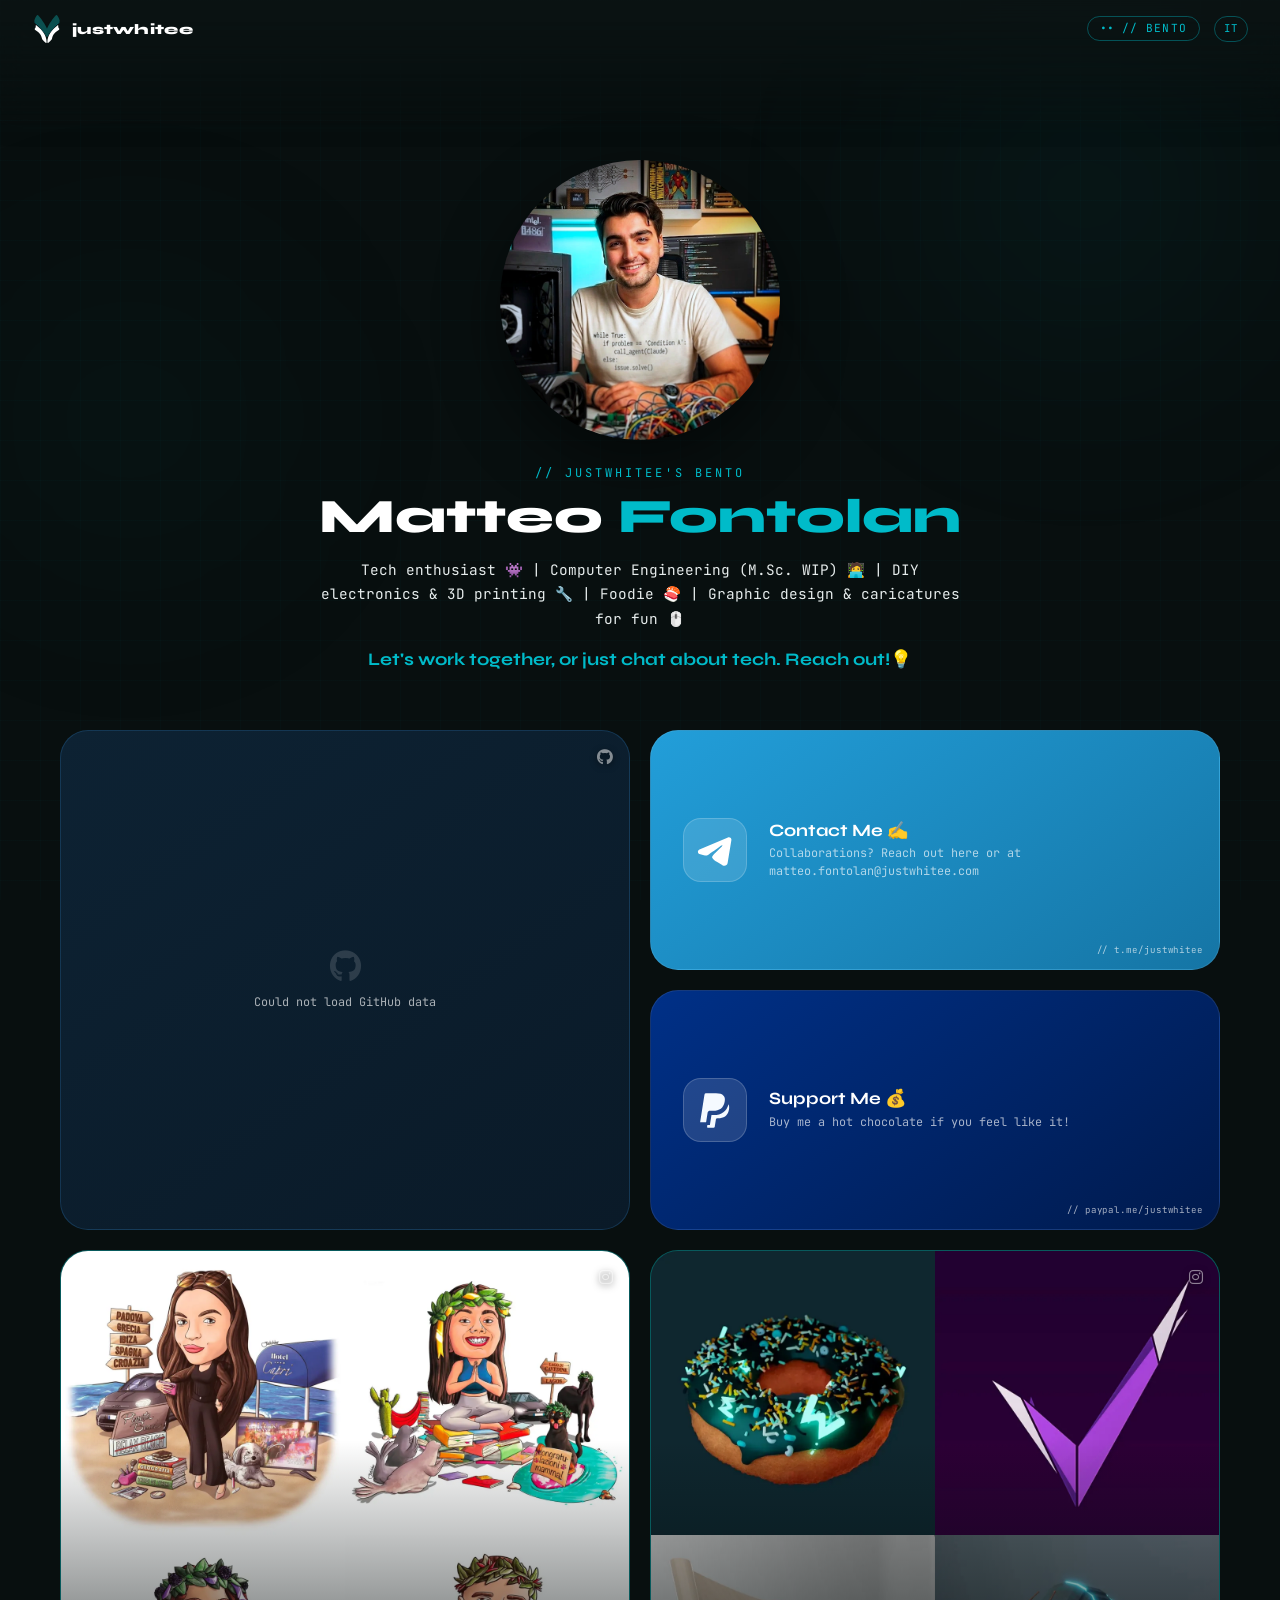
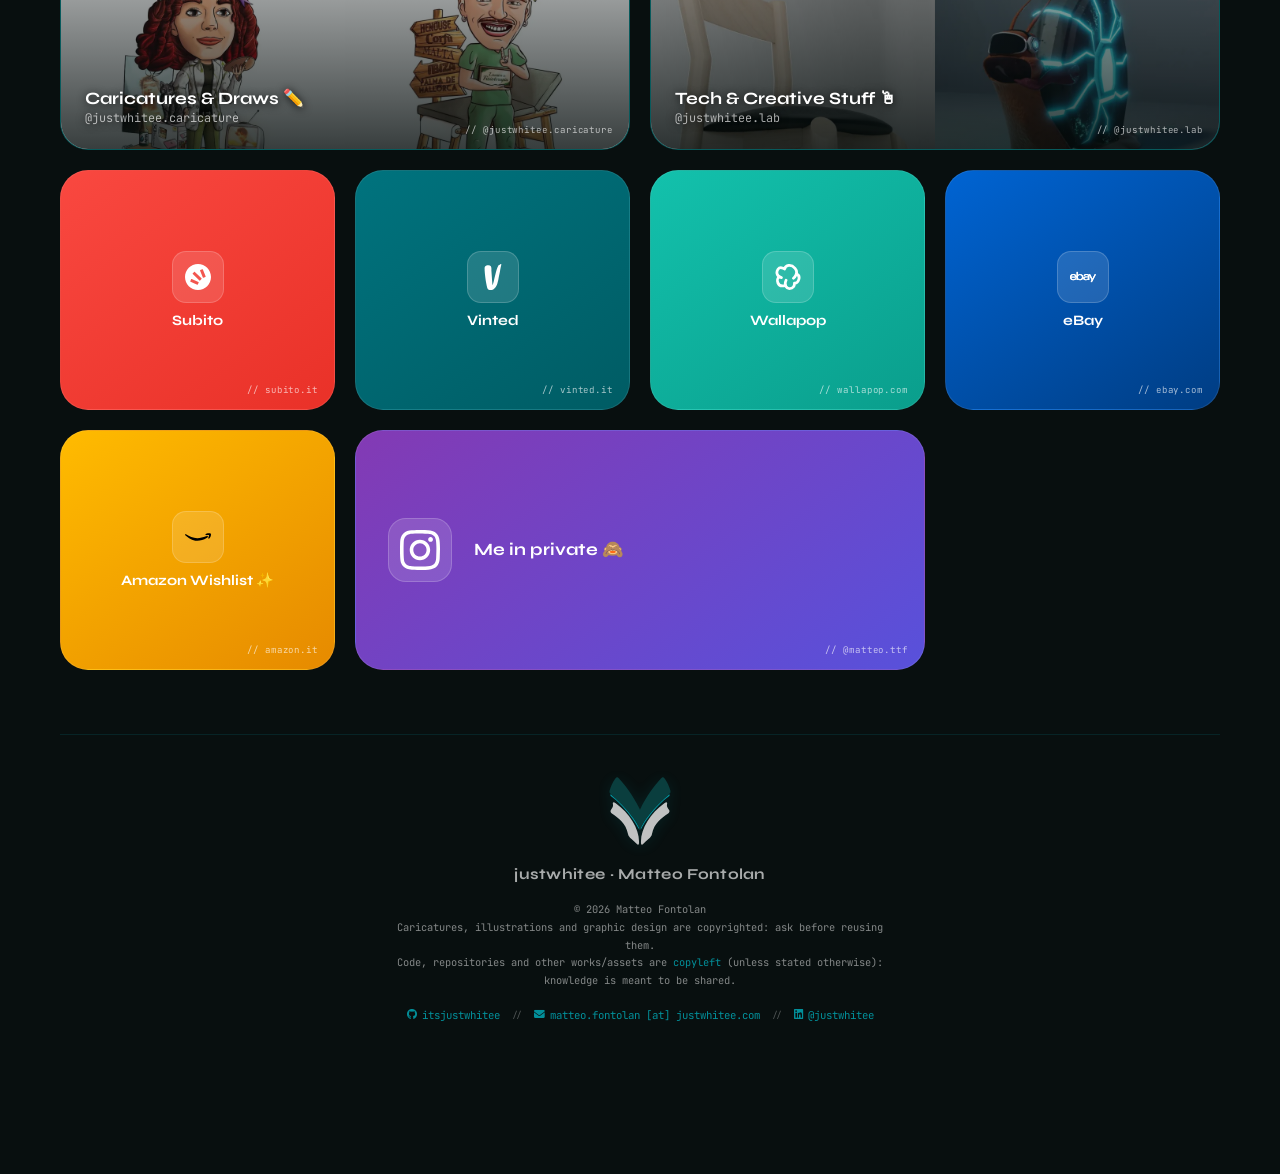
<file: bento/index.html>
<!DOCTYPE html>
<html lang="en">
<head>
    <!-- SHARED-HEAD:START -->
    <meta charset="UTF-8">
    <meta name="viewport" content="width=device-width, initial-scale=1.0">

    <link rel="stylesheet" href="../shared.css">
    <link rel="stylesheet" href="https://cdnjs.cloudflare.com/ajax/libs/font-awesome/6.5.1/css/all.min.css">
    <link rel="preconnect" href="https://fonts.googleapis.com">
    <link rel="preconnect" href="https://fonts.gstatic.com" crossorigin>
    <link href="https://fonts.googleapis.com/css2?family=JetBrains+Mono:wght@400;700&family=Syne:wght@700;800&display=swap" rel="stylesheet">

    <link rel="icon" type="image/png" href="/assets/favicon.png">
    <link rel="icon" type="image/svg+xml" href="/assets/logo.svg">
    <link rel="shortcut icon" href="/favicon.ico" type="image/x-icon">
    <link rel="apple-touch-icon" sizes="180x180" href="/assets/favicon.png">

    <link rel="manifest" href="/manifest.json">
    <meta name="theme-color" content="#00bbc9">

    <!-- i18n must load before DOMContentLoaded fires -->
    <script src="../components.js"></script>
    <script src="../i18n.js"></script>
    <!-- SHARED-HEAD:END -->
    <link rel="stylesheet" href="style.css">

    <title>Bento | Matteo Fontolan - justwhitee</title>
    <meta name="description" content="Explore Matteo Fontolan's (justwhitee) digital world through this bento page.">
    <meta name="keywords" content="Matteo Fontolan, justwhitee, computer, engineering, CUDA, AI, Robotics, University of Bologna, ingegneria, informatica, Università di Bologna, CV, Portfolio, Projects, Skills, Experience, Education, unibo, ing, ingegnere, bento">
    <link rel="canonical" href="https://justwhitee.com/bento/">

    <meta property="og:type" content="website">
    <meta property="og:url" content="https://justwhitee.com/bento/">
    <meta property="og:title" content="justwhitee's Bento | Matteo Fontolan">
    <meta property="og:description" content="Explore Matteo Fontolan's (justwhitee) digital world through this bento page.">
    <meta property="og:image" content="https://justwhitee.com/assets/og-image.jpg">

    <meta name="twitter:card" content="summary_large_image">
    <meta name="twitter:image" content="https://justwhitee.com/assets/og-image.jpg">

</head>
<body data-page="bento">

    <!-- PARALLAX ORBS -->
    <div id="orb1" class="parallax-orb orb1"></div>
    <div id="orb2" class="parallax-orb orb2"></div>

    <!-- NAV -->
    <nav id="site-nav" class="site-nav" data-active="bento"></nav>

    <div class="container" style="padding-top: 100px;">

        <header class="profile-header">
            <img src="../assets/propic.webp" alt="Matteo Fontolan" class="profile-pic"
                 style="opacity:0;animation:fadeUp 0.6s ease 0.1s forwards;">
            <p class="header-label" data-i18n="bento.header_label"
               style="opacity:0;animation:fadeUp 0.6s ease 0.25s forwards;">// justwhitee's bento</p>
            <h1 style="opacity:0;animation:fadeUp 0.7s ease 0.4s forwards;">Matteo <span>Fontolan</span></h1>
            <p class="bio" data-i18n-html="bento.bio"
               style="opacity:0;animation:fadeUp 0.7s ease 0.55s forwards;">Tech enthusiast 👾 | Computer Engineering (M.Sc. WIP) 🧑‍💻 | DIY electronics &amp; 3D printing 🔧 | Foodie 🍣 | Graphic design &amp; caricatures for fun 🖱️</p>
            <p class="cta" data-i18n="bento.cta"
               style="opacity:0;animation:fadeUp 0.7s ease 0.7s forwards;">So, how can I help you? 😁 Feel free to ask! 💡</p>
        </header>

        <main class="bento-grid" id="bento-grid"></main>

        <footer id="site-footer" class="site-footer" data-footer="full" data-copy-key="bento.footer_copy"></footer>

    </div>
    <script src="script.js"></script>
    <!-- Mouse parallax orbs — shared implementation lives in components.js -->
</body>
</html>
</file>
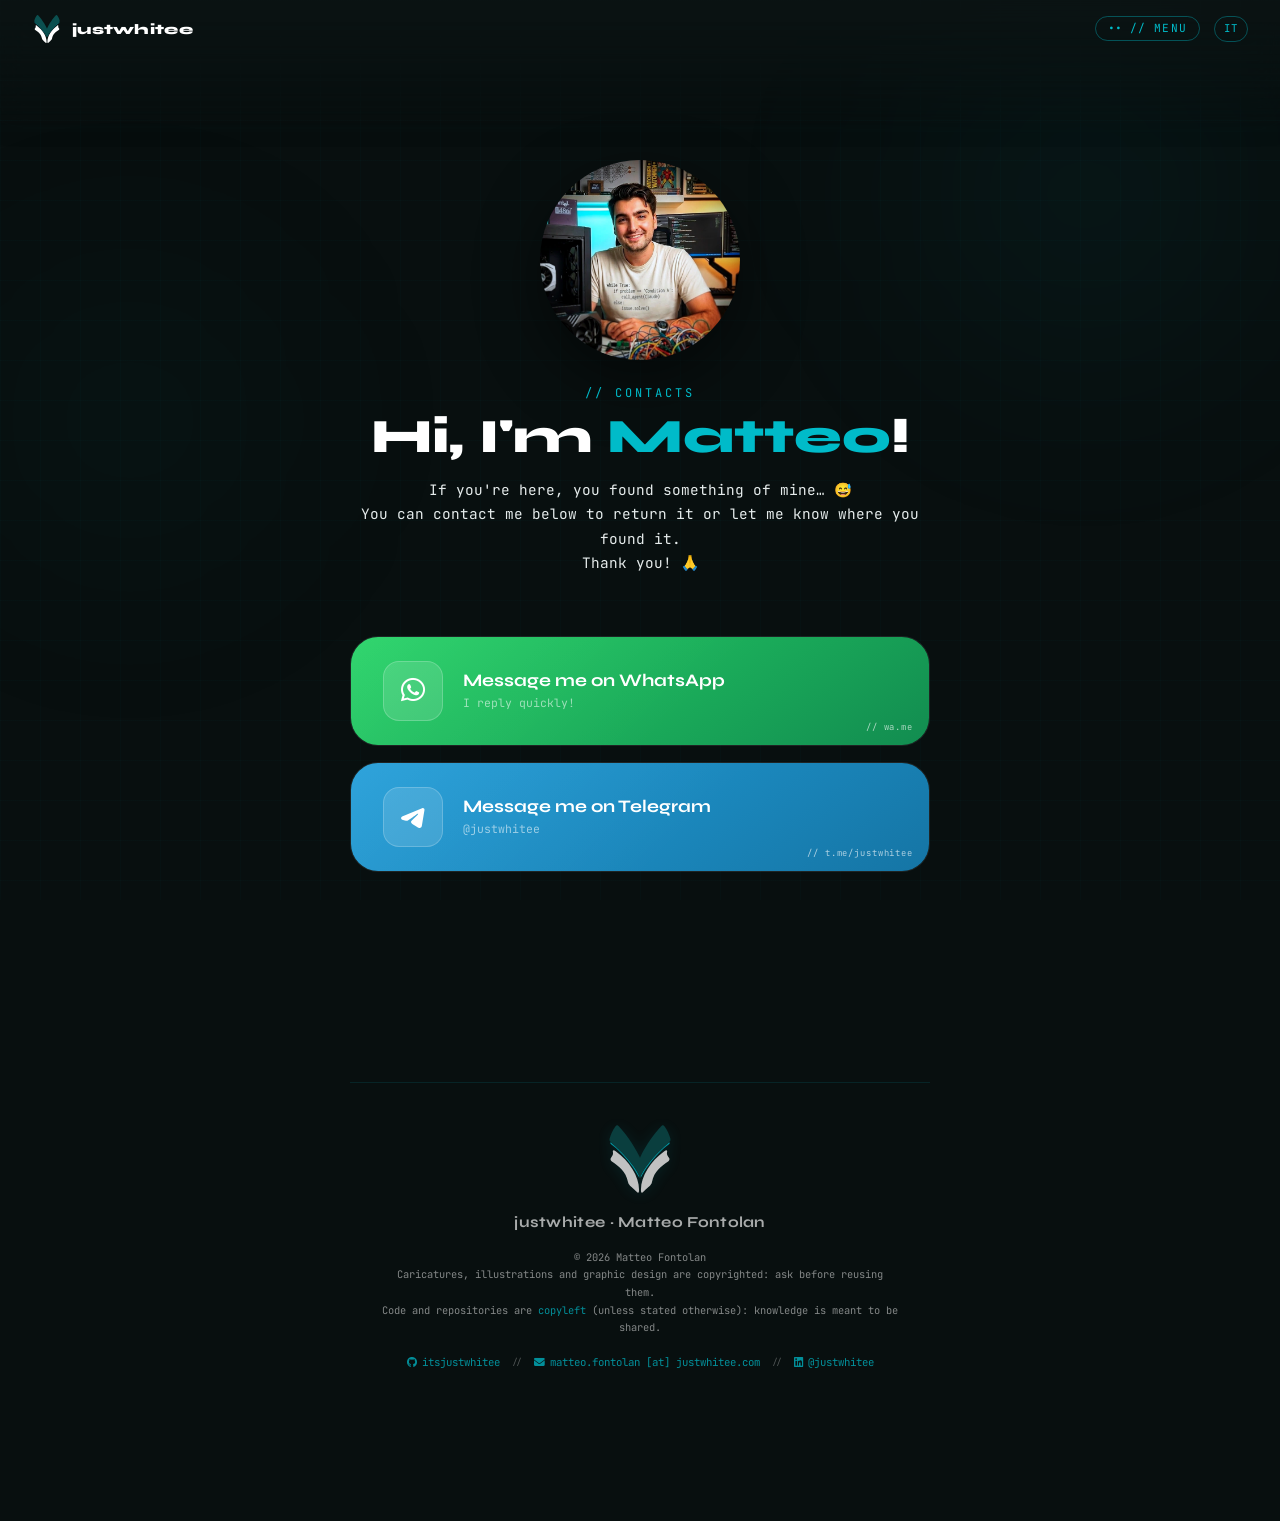
<file: contacts/index.html>
<!DOCTYPE html>
<html lang="it">
<head>
    <!-- SHARED-HEAD:START -->
    <meta charset="UTF-8">
    <meta name="viewport" content="width=device-width, initial-scale=1.0">

    <link rel="stylesheet" href="../shared.css">
    <link rel="stylesheet" href="https://cdnjs.cloudflare.com/ajax/libs/font-awesome/6.5.1/css/all.min.css">
    <link rel="preconnect" href="https://fonts.googleapis.com">
    <link rel="preconnect" href="https://fonts.gstatic.com" crossorigin>
    <link href="https://fonts.googleapis.com/css2?family=JetBrains+Mono:wght@400;700&family=Syne:wght@700;800&display=swap" rel="stylesheet">

    <link rel="icon" type="image/png" href="/assets/favicon.png">
    <link rel="icon" type="image/svg+xml" href="/assets/logo.svg">
    <link rel="shortcut icon" href="/favicon.ico" type="image/x-icon">
    <link rel="apple-touch-icon" sizes="180x180" href="/assets/favicon.png">

    <link rel="manifest" href="/manifest.json">
    <meta name="theme-color" content="#00bbc9">

    <!-- i18n must load before DOMContentLoaded fires -->
    <script src="../components.js"></script>
    <script src="../i18n.js"></script>
    <!-- SHARED-HEAD:END -->

    <title>Matteo Fontolan - Contatti</title>
    <meta name="robots" content="noindex, nofollow">

    <style>
    body { padding: 60px 20px; }

    .container { max-width: 620px; }

    /* ── CONTACT GRID ────────────────────────────────────────────────── */
    .contact-grid {
        display: flex; flex-direction: column;
        gap: 16px; padding-bottom: 20px;
    }

    /* ── ACTION CARD ─────────────────────────────────────────────────── */
    .action-card {
        position: relative;
        min-height: 110px; width: 100%;
        display: flex; align-items: center; justify-content: center;
        cursor: pointer; text-decoration: none; overflow: hidden;
        border-radius: var(--radius);
        border: 1px solid rgba(255,255,255,0.09);
        transition:
            transform 0.35s cubic-bezier(0.175,0.885,0.32,1.275),
            box-shadow 0.35s ease, border-color 0.35s ease, filter 0.35s ease;
    }

    /* Shimmer — identico a .card-base in shared.css */
    .action-card::after {
        content: '';
        position: absolute; inset: 0; border-radius: var(--radius);
        background: linear-gradient(115deg,
            transparent 0%, rgba(255,255,255,0.04) 40%,
            rgba(255,255,255,0.09) 50%, rgba(255,255,255,0.04) 60%, transparent 100%);
        opacity: 0; transform: translateX(-100%);
        pointer-events: none; z-index: 20;
    }

    /* Hover identico a .card-base — solo pointer devices */
    @media (hover: hover) and (pointer: fine) {
        .action-card:hover {
            transform: translateY(-5px) scale(1.02);
            border-color: rgba(var(--accent-bright-rgb),0.4);
            box-shadow: 0 20px 50px rgba(0,0,0,0.5), 0 0 18px rgba(var(--accent-rgb),0.18);
            filter: brightness(1.07);
        }
        .action-card:hover::after { animation: shimmer 0.65s ease forwards; }
        .action-card:hover .card-icon-wrap { transform: scale(1.1); background: rgba(255,255,255,0.2); }
        .action-card:hover .card-slug { color: rgba(255,255,255,0.85); }
    }

    .card-bg {
        position: absolute; inset: 0; z-index: 1;
    }
    .card-bg::after {
        content: '';
        position: absolute; inset: 0;
        background: linear-gradient(135deg, rgba(255,255,255,0.06) 0%, transparent 60%);
    }

    /* ── CARD CONTENT ────────────────────────────────────────────────── */
    .card-content {
        position: relative; z-index: 2;
        display: flex; align-items: center;
        gap: 20px; padding: 24px 32px; width: 100%;
    }

    .card-icon-wrap {
        flex-shrink: 0; width: 60px; height: 60px;
        border-radius: 16px;
        background: rgba(255,255,255,0.13);
        border: 1px solid rgba(255,255,255,0.2);
        display: flex; align-items: center; justify-content: center;
        font-size: 1.7rem;
        transition: transform 0.3s ease, background 0.3s ease;
    }

    .card-text { display: flex; flex-direction: column; gap: 4px; }
    .card-text h3 {
        font-family: 'Syne', sans-serif;
        font-size: 1.1rem; font-weight: 700;
        color: #fff; line-height: 1.2;
    }
    .card-text p {
        font-size: 0.72rem;
        color: rgba(255,255,255,0.55); line-height: 1.4;
    }

    .card-slug {
        position: absolute; bottom: 12px; right: 16px;
        font-size: 0.55rem; letter-spacing: 0.1em;
        color: rgba(255,255,255,0.65);
        font-family: 'JetBrains Mono', monospace;
        z-index: 5; pointer-events: none; transition: color 0.3s ease;
    }

    /* ── PHONE REVEAL ────────────────────────────────────────────────── */
    .phone-reveal {
        display: flex; flex-direction: column;
        align-items: flex-start; gap: 12px; width: 100%;
    }
    .phone-number {
        font-family: 'JetBrains Mono', monospace;
        font-size: 1.3rem; font-weight: 800;
        color: #fff; letter-spacing: 0.05em;
    }
    .phone-actions { display: flex; gap: 10px; flex-wrap: wrap; }

    .hidden-info { display: none; }
    </style>
</head>
<body data-page="contacts">

    <!-- PARALLAX ORBS -->
    <div id="orb1" class="parallax-orb orb1"></div>
    <div id="orb2" class="parallax-orb orb2"></div>

    <!-- NAV -->
    <nav id="site-nav" class="site-nav" data-active="contacts"></nav>

    <div class="container" style="padding-top: 100px;">

        <!-- HEADER con fadeUp scalato come homepage -->
        <header class="profile-header">
            <img src="../assets/propic.webp" alt="Matteo Fontolan" class="profile-pic"
                 style="opacity:0;animation:fadeUp 0.6s ease 0.1s forwards;">
            <p class="header-label" data-i18n="contacts.header_label"
               style="opacity:0;animation:fadeUp 0.6s ease 0.25s forwards;">// contatti</p>
            <h1 data-i18n-html="contacts.h1"
                style="opacity:0;animation:fadeUp 0.7s ease 0.4s forwards;">Ciao, sono <span>Matteo</span>!</h1>
            <p class="bio" data-i18n-html="contacts.bio"
               style="opacity:0;animation:fadeUp 0.7s ease 0.55s forwards;">
                Se sei qui, hai trovato qualcosa di mio... 😅<br>
                Puoi contattarmi qui sotto per restituirmelo o farmi sapere dove l'hai trovato.<br>
                Grazie! 🙏
            </p>
        </header>

        <!-- CONTACT CARDS — classe reveal per lo scroll observer -->
        <main class="contact-grid">

            <!-- WHATSAPP -->
            <div class="action-card reveal" onclick="openWhatsapp()" role="button" tabindex="0" style="cursor:pointer;"
                 onkeydown="if(event.key==='Enter'||event.key===' ')openWhatsapp()">
                <div class="card-bg" style="background: linear-gradient(145deg, #25d366 0%, #128c50 100%);"></div>
                <div class="card-content">
                    <div class="card-icon-wrap">
                        <i class="fa-brands fa-whatsapp" style="color:#fff;"></i>
                    </div>
                    <div class="card-text">
                        <h3 data-i18n="contacts.wa.title">Scrivimi su WhatsApp</h3>
                        <p data-i18n="contacts.wa.desc">Rispondo subito!</p>
                    </div>
                </div>
                <span class="card-slug">// wa.me</span>
            </div>

            <!-- TELEGRAM -->
            <a class="action-card reveal" href="https://t.me/justwhitee" target="_blank" rel="noopener noreferrer">
                <div class="card-bg" style="background: linear-gradient(145deg, #229ED9 0%, #1575a5 100%);"></div>
                <div class="card-content">
                    <div class="card-icon-wrap">
                        <img src="../bento/assets/telegram.svg" alt="Telegram" width="28" height="28">
                    </div>
                    <div class="card-text">
                        <h3 data-i18n="contacts.tg.title">Scrivimi su Telegram</h3>
                        <p>@justwhitee</p>
                    </div>
                </div>
                <span class="card-slug">// t.me/justwhitee</span>
            </a>

            <!-- TELEFONO & VCARD -->
            <div class="action-card reveal" id="phone-card" onclick="revealPhone()" role="button" tabindex="0" style="cursor:pointer;"
                 onkeydown="if(event.key==='Enter'||event.key===' ')revealPhone()">
                <div class="card-bg" style="background: linear-gradient(145deg, #0d6060 0%, #083c3c 100%);"></div>

                <div class="card-content" id="lock-view">
                    <div class="card-icon-wrap">
                        <i class="fa-solid fa-lock" style="color: var(--accent-bright);"></i>
                    </div>
                    <div class="card-text">
                        <h3 data-i18n="contacts.phone.title">Mostra Numero</h3>
                        <p data-i18n="contacts.phone.desc">Tocca per sbloccare e chiamare</p>
                    </div>
                </div>

                <div class="card-content hidden-info" id="phone-view">
                    <div class="card-icon-wrap">
                        <i class="fa-solid fa-phone" style="color: var(--accent-bright);"></i>
                    </div>
                    <div class="card-text">
                        <div class="phone-reveal">
                            <span class="phone-number" id="phone-display"></span>
                            <div class="phone-actions">
                                <a id="btn-call" href="#" class="btn-pill btn-primary" onclick="event.stopPropagation()">
                                    <i class="fa-solid fa-phone"></i> <span data-i18n="contacts.btn.call">Chiama</span>
                                </a>
                                <button class="btn-pill btn-ghost" onclick="scaricaVcard(); event.stopPropagation();">
                                    <i class="fa-solid fa-address-card"></i> <span data-i18n="contacts.btn.save">Salva Contatto</span>
                                </button>
                            </div>
                        </div>
                    </div>
                </div>

                <span class="card-slug">// privato</span>
            </div>

        </main>

        <!-- FOOTER -->
        <footer id="site-footer" class="site-footer" data-footer="full" data-copy-key="contacts.footer_copy"></footer>

    </div>

    <script>
    // Scroll reveal + mouse parallax orbs — shared implementation lives in components.js
    window.initScrollReveal({ delayStep: 100, delayCap: 300 });

    // ── CONTACTS LOGIC ────────────────────────────────────────────────────
    const prefisso = "39";
    const parte_A  = "328";
    const parte_B  = "062";
    const parte_C  = "3267";

    const numeroPulito = prefisso + parte_A + parte_C + parte_B;
    const numeroVisuale = "+" + prefisso + " " + parte_A + " " + parte_C + " " + parte_B;

    function openWhatsapp() {
        const testo = window.t ? window.t('contacts.wa_msg') : "Ciao Matteo, ho trovato il tuo oggetto! 👋";
        window.open(`https://wa.me/${numeroPulito}?text=${encodeURIComponent(testo)}`, '_blank');
    }

    function revealPhone() {
        const lockView  = document.getElementById('lock-view');
        const phoneView = document.getElementById('phone-view');
        if (!lockView.classList.contains('hidden-info')) {
            lockView.classList.add('hidden-info');
            phoneView.classList.remove('hidden-info');
            document.getElementById('phone-display').innerText = numeroVisuale;
            document.getElementById('btn-call').href = `tel:+${numeroPulito}`;
            const card = document.getElementById('phone-card');
            card.onclick        = null;
            card.onkeydown      = null;
            card.style.cursor   = 'default';
            card.removeAttribute('role');
            card.removeAttribute('tabindex');
        }
    }

    function scaricaVcard() {
        const nome     = "Matteo";
        const cognome  = "Fontolan";
        const email    = "matteo.fontolan@justwhitee.com";
        const bento    = "https://itsjustwhitee.github.io";
        const instagram= "https://instagram.com/matteo.ttf";
        const linkedin = "http://www.linkedin.com/in/justwhitee";

        const vcardBody = [
            "BEGIN:VCARD", "VERSION:3.0",
            `N:${cognome};${nome};;;`,
            `FN:${nome} ${cognome}`,
            `TEL;TYPE=CELL:${numeroVisuale}`,
            `EMAIL:${email}`,
            `URL:${bento}`,
            `URL;TYPE=linkedin:${linkedin}`,
            `URL;TYPE=instagram:${instagram}`,
            "END:VCARD"
        ].join("\n");

        const blob = new Blob([vcardBody], { type: "text/vcard;charset=utf-8" });
        const url  = URL.createObjectURL(blob);
        const link = document.createElement("a");
        link.href  = url;
        link.setAttribute("download", "Matteo_Fontolan.vcf");
        document.body.appendChild(link);
        link.click();
        document.body.removeChild(link);
    }
    </script>
</body>
</html>
</file>
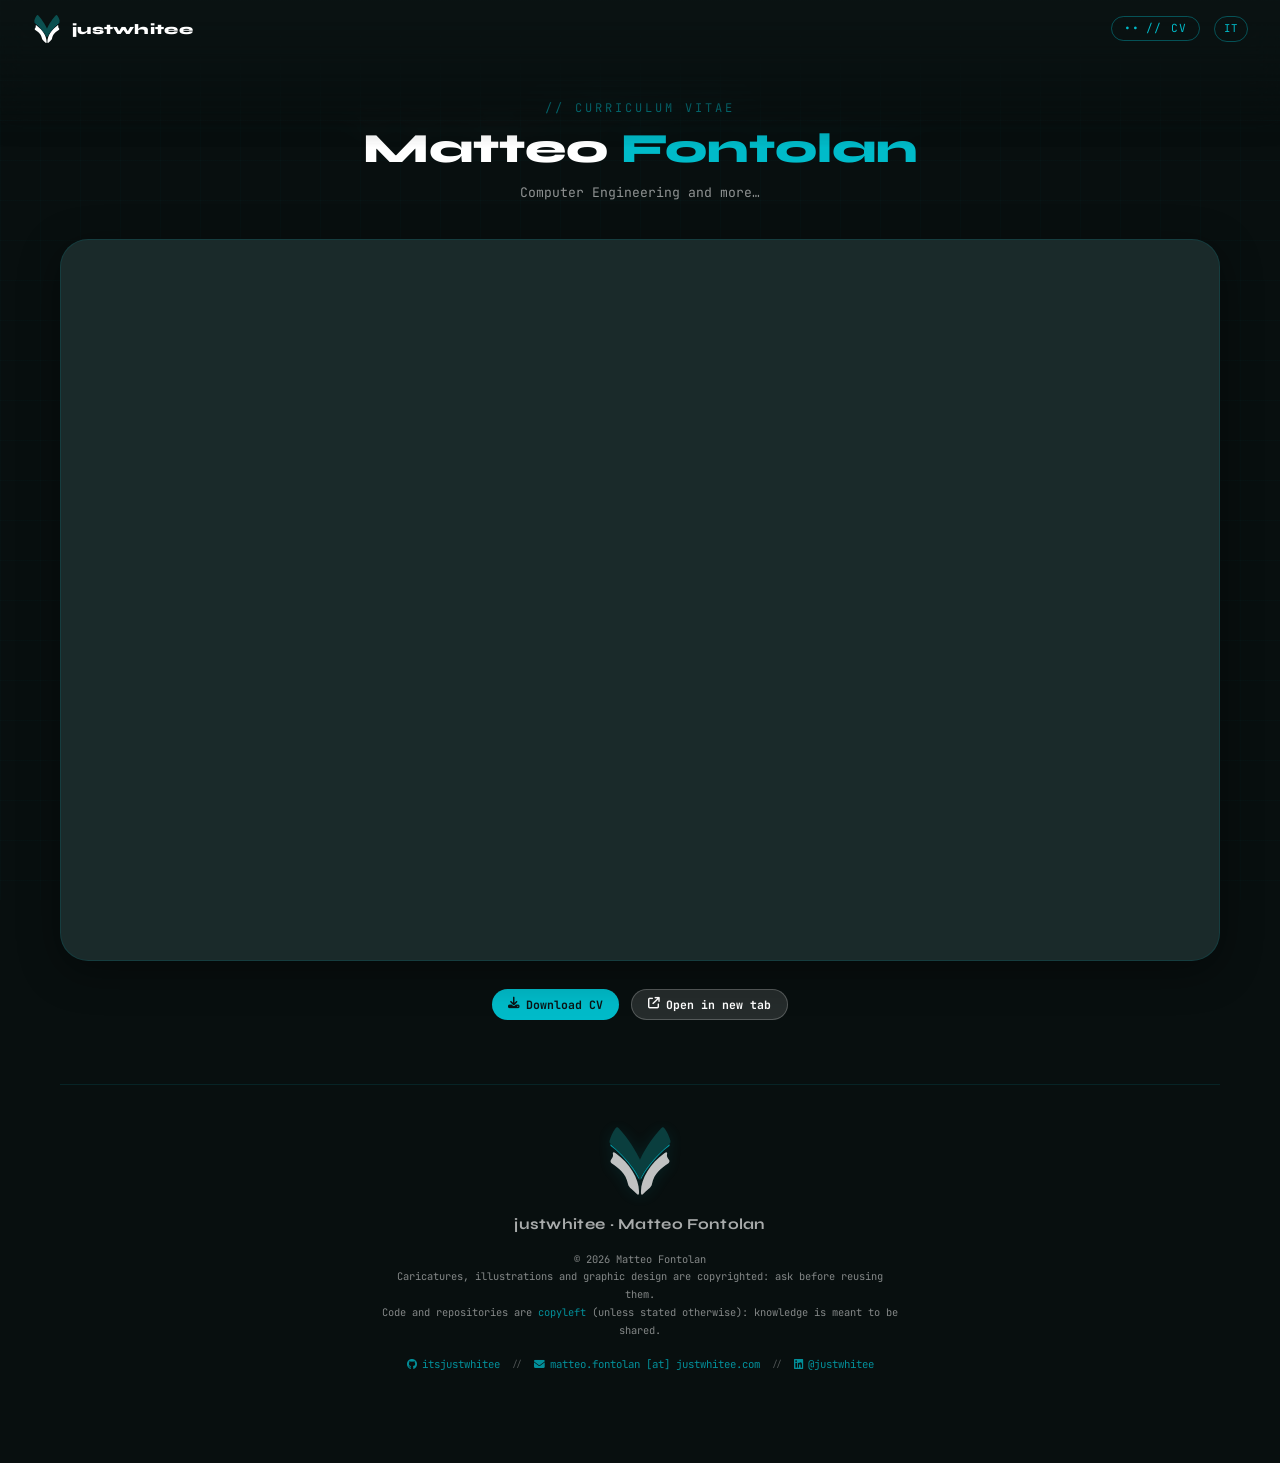
<file: cv/index.html>
<!DOCTYPE html>
<html lang="en">
<head>
    <!-- SHARED-HEAD:START -->
    <meta charset="UTF-8">
    <meta name="viewport" content="width=device-width, initial-scale=1.0">

    <link rel="stylesheet" href="../shared.css">
    <link rel="stylesheet" href="https://cdnjs.cloudflare.com/ajax/libs/font-awesome/6.5.1/css/all.min.css">
    <link rel="preconnect" href="https://fonts.googleapis.com">
    <link rel="preconnect" href="https://fonts.gstatic.com" crossorigin>
    <link href="https://fonts.googleapis.com/css2?family=JetBrains+Mono:wght@400;700&family=Syne:wght@700;800&display=swap" rel="stylesheet">

    <link rel="icon" type="image/png" href="/assets/favicon.png">
    <link rel="icon" type="image/svg+xml" href="/assets/logo.svg">
    <link rel="shortcut icon" href="/favicon.ico" type="image/x-icon">
    <link rel="apple-touch-icon" sizes="180x180" href="/assets/favicon.png">

    <link rel="manifest" href="/manifest.json">
    <meta name="theme-color" content="#00bbc9">

    <!-- i18n must load before DOMContentLoaded fires -->
    <script src="../components.js"></script>
    <script src="../i18n.js"></script>
    <!-- SHARED-HEAD:END -->

    <title>Curriculum Vitae | Matteo Fontolan - justwhitee</title>
    <meta name="description" content="Curriculum Vitae of Matteo Fontolan (justwhitee): Computer Engineering, AI, Robotics.">
    <link rel="canonical" href="https://justwhitee.com/cv/">

    <meta property="og:type" content="website">
    <meta property="og:url" content="https://justwhitee.com/cv/">
    <meta property="og:title" content="Curriculum Vitae | Matteo Fontolan - justwhitee">
    <meta property="og:description" content="Curriculum Vitae of Matteo Fontolan (justwhitee): Computer Engineering, AI, Robotics.">
    <meta property="og:image" content="https://justwhitee.com/assets/og-image.jpg">

    <meta name="twitter:card" content="summary_large_image">
    <meta name="twitter:image" content="https://justwhitee.com/assets/og-image.jpg">

    <style>
        /* ── PDF CONTAINER ───────────────────────────────────────────── */
        .pdf-container {
            border-radius: var(--radius);
            overflow: hidden;
            border: 1px solid rgba(9,134,143,0.2);
            box-shadow: 0 10px 40px rgba(0,0,0,0.4);
            background: #1a2a2a;
            /* Aspect-ratio based height so it scales on mobile */
            width: 100%;
            position: relative;
        }
        .pdf-container iframe {
            display: block;
            width: 100%;
            height: 80vh;
            min-height: 500px;
            border: none;
        }

        /* ── FALLBACK MESSAGE ────────────────────────────────────────── */
        .pdf-fallback {
            display: none; /* shown via <noscript> or browser fallback only */
            padding: 48px 24px;
            text-align: center;
            color: var(--text-muted);
            font-size: 0.85rem;
            line-height: 1.7;
        }

        /* ── ACTION ROW ──────────────────────────────────────────────── */
        .cv-actions {
            display: flex;
            gap: 12px;
            justify-content: center;
            flex-wrap: wrap;
            margin-top: 28px;
        }

        /* ── PAGE HEADER ─────────────────────────────────────────────── */
        .cv-header {
            text-align: center;
            margin-bottom: 36px;
        }
        .cv-header h1 {
            font-family: 'Syne', sans-serif;
            font-size: clamp(1.8rem, 5vw, 2.6rem);
            font-weight: 800;
            color: #fff;
            line-height: 1.1;
            margin-bottom: 10px;
        }
        .cv-header h1 span { color: var(--accent-bright); }
        /* :not(.header-label) - a bare "p" selector here also matches the
           label paragraph above it, and at higher specificity than
           shared.css's own .header-label rule (0,1,1 vs 0,1,0), silently
           overriding its intended accent-bright color to this muted gray. */
        .cv-header p:not(.header-label) {
            font-size: 0.82rem;
            color: var(--text-muted);
            line-height: 1.6;
        }

        @media (max-width: 600px) {
            .pdf-container iframe { height: 60vh; min-height: 380px; }
        }
    </style>
</head>
<body data-page="cv">

    <!-- NAV -->
    <nav id="site-nav" class="site-nav" data-active="cv"></nav>

    <div class="container" style="padding-top: 100px;">

        <!-- PAGE HEADER -->
        <header class="cv-header">
            <p class="header-label" data-i18n="cv.header_label">// curriculum vitae</p>
            <h1 data-i18n-html="cv.title">Matteo <span>Fontolan</span></h1>
            <p data-i18n="cv.subtitle">Computer Engineering · AI · Robotics</p>
        </header>

        <!-- PDF VIEWER -->
        <div class="pdf-container">
            <iframe
                src="../assets/cvMatteoFontolan.pdf"
                title="Curriculum Vitae · Matteo Fontolan"
                loading="lazy">
                <div class="pdf-fallback">
                    <p data-i18n-html="cv.fallback">
                        Your browser doesn't support inline PDFs.<br>
                        <a href="../assets/cvMatteoFontolan.pdf" target="_blank" rel="noopener noreferrer">Open the PDF directly</a>.
                    </p>
                </div>
            </iframe>
        </div>

        <!-- ACTIONS -->
        <div class="cv-actions">
            <a href="../assets/cvMatteoFontolan.pdf" download class="btn-pill btn-primary">
                <i class="fa-solid fa-download"></i>
                <span data-i18n="cv.btn_download">Download CV</span>
            </a>
            <a href="../assets/cvMatteoFontolan.pdf" target="_blank" rel="noopener noreferrer" class="btn-pill btn-ghost">
                <i class="fa-solid fa-arrow-up-right-from-square"></i>
                <span data-i18n="cv.btn_open">Open in new tab</span>
            </a>
        </div>

        <!-- FOOTER -->
        <footer id="site-footer" class="site-footer" data-footer="full" data-copy-key="cv.footer_copy"></footer>

    </div>

</body>
</html>
</file>
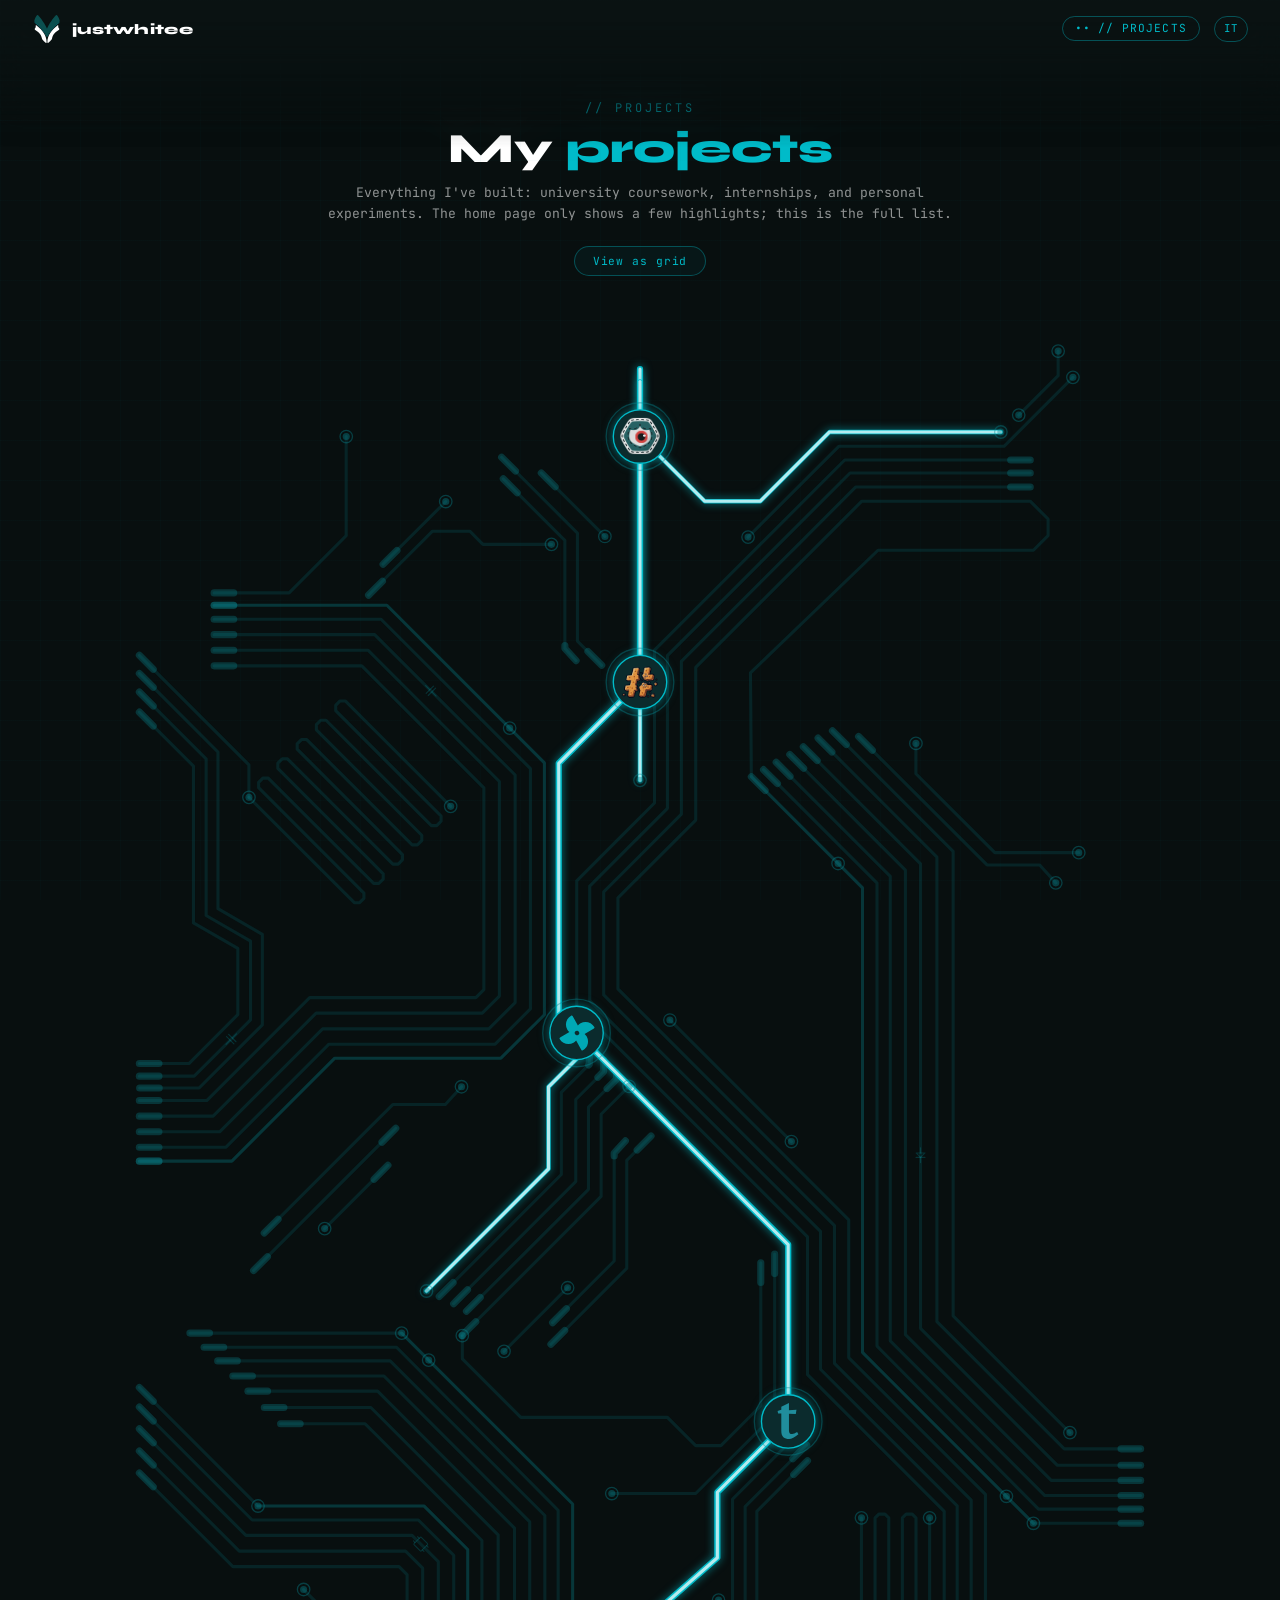
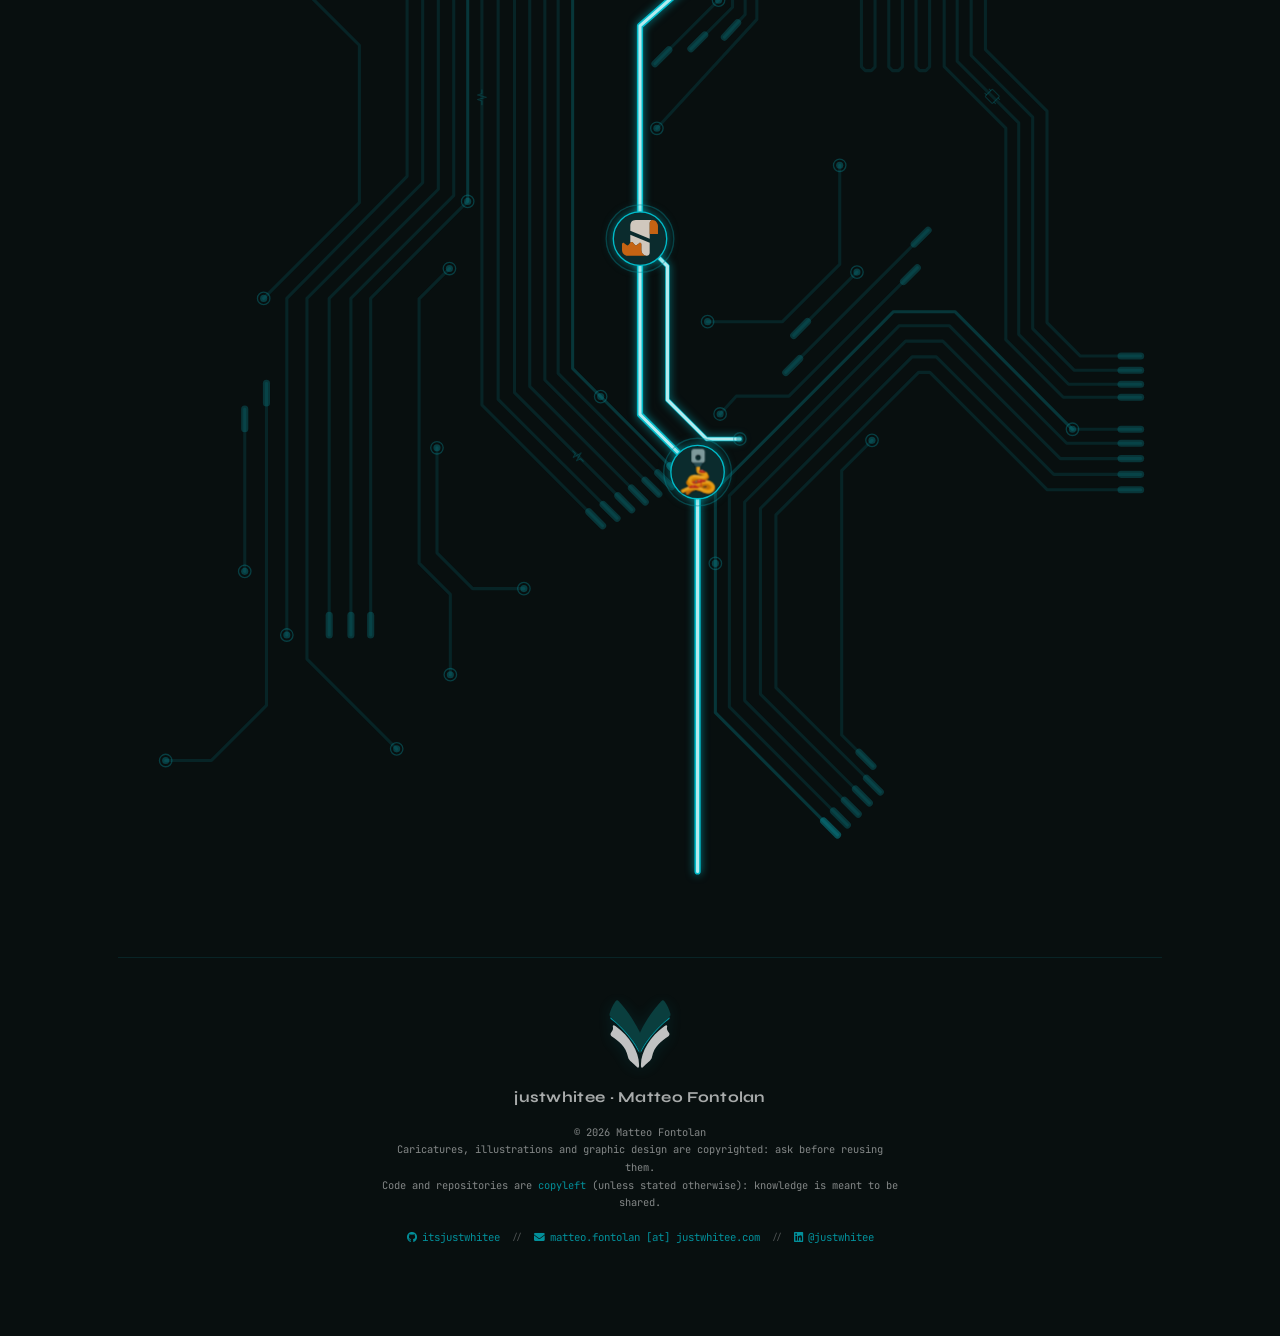
<file: projects/index.html>
<!DOCTYPE html>
<html lang="en">
<head>
    <!-- SHARED-HEAD:START -->
    <meta charset="UTF-8">
    <meta name="viewport" content="width=device-width, initial-scale=1.0">

    <link rel="stylesheet" href="../shared.css">
    <link rel="stylesheet" href="https://cdnjs.cloudflare.com/ajax/libs/font-awesome/6.5.1/css/all.min.css">
    <link rel="preconnect" href="https://fonts.googleapis.com">
    <link rel="preconnect" href="https://fonts.gstatic.com" crossorigin>
    <link href="https://fonts.googleapis.com/css2?family=JetBrains+Mono:wght@400;700&family=Syne:wght@700;800&display=swap" rel="stylesheet">

    <link rel="icon" type="image/png" href="/assets/favicon.png">
    <link rel="icon" type="image/svg+xml" href="/assets/logo.svg">
    <link rel="shortcut icon" href="/favicon.ico" type="image/x-icon">
    <link rel="apple-touch-icon" sizes="180x180" href="/assets/favicon.png">

    <link rel="manifest" href="/manifest.json">
    <meta name="theme-color" content="#00bbc9">

    <!-- i18n must load before DOMContentLoaded fires -->
    <script src="../components.js"></script>
    <script src="../i18n.js"></script>
    <!-- SHARED-HEAD:END -->
    <link rel="stylesheet" href="style.css?v=20260930b">
    <link rel="stylesheet" href="circuit.css">

    <title>Projects | Matteo Fontolan - justwhitee</title>
    <meta name="description" content="Every project Matteo Fontolan (justwhitee) has built: internships, university courses, and personal experiments.">
    <link rel="canonical" href="https://justwhitee.com/projects/">

    <meta property="og:type" content="website">
    <meta property="og:url" content="https://justwhitee.com/projects/">
    <meta property="og:title" content="Projects | Matteo Fontolan">
    <meta property="og:description" content="Every project Matteo Fontolan (justwhitee) has built: internships, university courses, and personal experiments.">
    <meta property="og:image" content="https://justwhitee.com/assets/og-image.jpg">

    <meta name="twitter:card" content="summary_large_image">
    <meta name="twitter:image" content="https://justwhitee.com/assets/og-image.jpg">

</head>
<body data-page="projects">

    <nav id="site-nav" class="site-nav" data-active="projects"></nav>

    <div class="projects-page">

        <main id="main-content">
        <header class="projects-header">
            <p class="header-label" data-i18n="projects.page_label">// projects</p>
            <h1 data-i18n-html="projects.title">My <span class="accent">projects</span></h1>
            <p data-i18n="projects.page_sub">Everything I've built: university coursework, internships, and personal experiments. The home page only shows a few highlights; this is the full list.</p>
        </header>

        <div class="circuit-stage" id="circuit-stage"></div>

        <div class="projects-grid">
<!-- PROJECTS:START -->
            <div class="project-card reveal" id="spaghetti-card" data-date="2026-09">
                <div class="project-img-wrap">
                    <div class="project-img-wrap" id="spaghetti-container" data-svg-src="/assets/projects/spaghetti.svg"></div>
                    <div class="project-img-placeholder" style="display:none;">🍝</div>
                </div>
                <div class="project-body">
                    <div class="project-meta">
                        <span class="project-badge" data-i18n="proj.spaghetti.badge">Open Source</span>
                        <span class="project-year">sep 2026</span>
                    </div>
                    <h3 translate="no">Spaghetti</h3>
                    <p class="tagline" data-i18n="proj.spaghetti.tagline">🍝 Monitor, Slice and Print from Your Phone</p>
                    <p class="proj-desc" data-i18n="proj.spaghetti.desc">Phone-first web app to run your 3D printers: share a model or a link, place it on the plate in 3D, slice it with the OrcaSlicer CLI (multi-colour and filament mapping included) and print. A queue with timed starts, live status, camera and timelapses keep an eye on every print. Printers plug in through adapters; the first one supports the Elegoo Centauri Carbon 2.</p>
                    <div class="project-tags">
                        <span class="tag">Python</span><span class="tag">FastAPI</span><span class="tag">OrcaSlicer</span><span class="tag">PWA</span><span class="tag">MIT</span>
                    </div>
                    <div class="project-footer">
                        <a href="https://github.com/itsjustwhitee/spaghetti" target="_blank" rel="noopener noreferrer" class="project-link"><i class="fa-brands fa-github"></i> GitHub <i class="fa-solid fa-arrow-right" style="font-size:0.58rem;"></i></a>
                    </div>
                </div>
            </div>

            <div class="project-card reveal" id="sliceceipt-card" data-date="2026-07">
                <div class="project-img-wrap">
                    <div class="project-img-wrap" id="sliceceipt-container" data-svg-src="/assets/projects/sliceceipt.svg"></div>
                    <div class="project-img-placeholder" style="display:none;">🧾</div>
                </div>
                <div class="project-body">
                    <div class="project-meta">
                        <span class="project-badge" data-i18n="proj.slice.badge">Personal</span>
                        <span class="project-year">jul 2026</span>
                    </div>
                    <h3 translate="no">SliceCeipt</h3>
                    <p class="tagline" data-i18n="proj.slice.tagline">🧾 Split Shared Receipts, Down to the Cent</p>
                    <p class="proj-desc" data-i18n="proj.slice.desc">Mobile-first PWA for splitting a shared receipt (photo, PDF, or manual entry) among multiple people, item by item. Fully static and offline-capable: OCR and parsing run client-side, no backend, no accounts.</p>
                    <div class="project-tags">
                        <span class="tag">SvelteKit</span><span class="tag">TypeScript</span><span class="tag">Vite PWA</span><span class="tag">Vitest</span>
                    </div>
                    <div class="project-footer">
                        <a href="https://github.com/itsjustwhitee/slice-ceipt" target="_blank" rel="noopener noreferrer" class="project-link"><i class="fa-brands fa-github"></i> GitHub <i class="fa-solid fa-arrow-right" style="font-size:0.58rem;"></i></a>
                        <a href="https://sliceceipt.justwhitee.com" target="_blank" rel="noopener noreferrer" class="project-link">Live <i class="fa-solid fa-arrow-up-right-from-square" style="font-size:0.55rem;"></i></a>
                    </div>
                </div>
            </div>

            <div class="project-card reveal" id="justwhitee-notes-card" data-date="2026-06">
                <div class="project-img-wrap">
                    <img src="/assets/projects/justwhitee-notes.svg" onerror="this.style.display='none';this.nextElementSibling.style.display='flex';" alt="Typst logo" class="project-img" loading="lazy">
                    <div class="project-img-placeholder" style="display:none;">📝</div>
                </div>
                <div class="project-body">
                    <div class="project-meta">
                        <span class="project-badge" data-i18n="proj.notes.badge">Open Source</span>
                        <span class="project-year">mar - jun 2026</span>
                    </div>
                    <h3 translate="no">justwhitee-notes</h3>
                    <p class="tagline" data-i18n="proj.notes.tagline">📝 A Modern Typst Template for University Notes</p>
                    <p class="proj-desc" data-i18n="proj.notes.desc">Typst template for clean lecture notes: styled cover page, automatic table of contents, callouts and inline annotations. Published on Typst Universe, used in several course-note repos including ICCBD-notes.</p>
                    <div class="project-tags">
                        <span class="tag">Typst</span><span class="tag">Template</span><span class="tag">Typography</span><span class="tag">AGPL-3.0</span>
                    </div>
                    <div class="project-footer">
                        <a href="https://typst.app/universe/package/justwhitee-notes/" target="_blank" rel="noopener noreferrer" class="project-link"><i class="fa-solid fa-cube"></i> Typst Universe <i class="fa-solid fa-arrow-right" style="font-size:0.58rem;"></i></a>
                        <a href="https://github.com/itsjustwhitee/ICCBD-notes" target="_blank" rel="noopener noreferrer" class="project-link">Example <i class="fa-solid fa-arrow-up-right-from-square" style="font-size:0.55rem;"></i></a>
                    </div>
                </div>
            </div>

            <div class="project-card reveal" id="hashcrackerz-card" data-date="2026-02">
                <div class="project-img-wrap">
                    <img src="/assets/projects/hashcrackerz.webp" onerror="this.style.display='none';this.nextElementSibling.style.display='flex';" alt="HashCrackerz project logo" class="project-img" loading="lazy">
                    <div class="project-img-placeholder" style="display:none;">⚡</div>
                </div>
                <div class="project-body">
                    <div class="project-meta">
                        <span class="project-badge" data-i18n="proj.hash.badge">MSc Course</span>
                        <span class="project-year">dec 2025 - feb 2026</span>
                    </div>
                    <h3 translate="no">HashCrackerz</h3>
                    <p class="tagline" data-i18n="proj.hash.tagline">🔓 Multi-Platform SHA-256 Parallel Cracking Suite</p>
                    <p class="proj-desc" data-i18n="proj.hash.desc">High-performance SHA-256 cracker comparing NVIDIA CUDA, AMD ROCm/HIP, and multi-core CPU via OpenMP. Kernel optimizations include constant memory, loop unrolling, and dynamic work scheduling.</p>
                    <div class="project-tags">
                        <span class="tag">C++</span><span class="tag">CUDA</span><span class="tag">ROCm/HIP</span><span class="tag">OpenMP</span><span class="tag">OpenSSL</span>
                    </div>
                    <div class="project-footer">
                        <a href="https://github.com/HashCrackerz" target="_blank" rel="noopener noreferrer" class="project-link"><i class="fa-brands fa-github"></i> GitHub <i class="fa-solid fa-arrow-right" style="font-size:0.58rem;"></i></a>
                        <div class="project-contributors">
                            <span class="contrib-label" data-i18n="projects.contrib_label">with</span>
                            <div class="contrib-names">
                                <span class="contrib-chip">Andrea Vitale</span>
                            </div>
                        </div>
                    </div>
                </div>
            </div>

            <div class="project-card reveal" id="rackcontroller-card" data-date="2026-02">
                <div class="project-img-wrap">
                    <div class="rack-spin-wrapper" id="rack-fan-wrapper">
                        <img src="/assets/projects/rackcontroller.svg" onerror="this.style.display='none';this.nextElementSibling.style.display='flex';" alt="RackController project logo" class="project-img" loading="lazy">
                    </div>
                    <div class="project-img-placeholder" style="display:none;">🖥️</div>
                </div>
                <div class="project-body">
                    <div class="project-meta">
                        <span class="project-badge" data-i18n="proj.rack.badge">Personal</span>
                        <span class="project-year">jan - feb 2026</span>
                    </div>
                    <h3 translate="no">RackController v3.0</h3>
                    <p class="tagline" data-i18n-html="proj.rack.tagline">❄️ Smart Cooling &amp; IoT Ecosystem</p>
                    <p class="proj-desc" data-i18n="proj.rack.desc">Custom cooling system for a DIY network rack on ESP32-S3. Decoupled: C++ REST firmware + Nginx/Docker frontend. Dynamic PWM fan control, OLED night-mode display, real-time web dashboard.</p>
                    <div class="project-tags">
                        <span class="tag">C++</span><span class="tag">ESP32-S3</span><span class="tag">Docker</span><span class="tag">Nginx</span><span class="tag">HTML/JS</span><span class="tag">JSON</span>
                    </div>
                    <div class="project-footer">
                        <a href="https://github.com/itsjustwhitee/RackController" target="_blank" rel="noopener noreferrer" class="project-link"><i class="fa-brands fa-github"></i> GitHub <i class="fa-solid fa-arrow-right" style="font-size:0.58rem;"></i></a>
                    </div>
                </div>
            </div>

            <div class="project-card featured reveal" id="edgecv4safety-card" data-date="2025-10">
                <div class="project-img-wrap">
                    <div class="project-img-wrap" id="edgecv-container" data-svg-src="/assets/projects/edgecv4safety.svg"></div>
                    <div class="project-img-placeholder" style="display:none;">🤖</div>
                </div>
                <div class="project-body">
                    <div class="project-meta">
                        <span class="project-badge intern" data-i18n="proj.edgecv.badge">Internship · Thesis</span>
                        <span class="project-year">apr-oct 2025</span>
                    </div>
                    <h3 translate="no">EdgeCV4Safety</h3>
                    <p class="tagline" data-i18n="proj.edgecv.tagline">🛡️ AI-Driven Contextual Safety System for Industry 5.0</p>
                    <p class="proj-desc" data-i18n="proj.edgecv.desc">Modular Computer Vision system replacing physical safety barriers. Deployed on NVIDIA Jetson AGX Orin: YOLO + UniDepth/DepthAnything over ONNX Runtime, robot control via RTDE, real-time proximity awareness for Universal Robots.</p>
                    <div class="project-stats">
                        <div class="stat-box">
                            <p class="stat-box-label" data-i18n="proj.edgecv.stat1_lbl">Inference</p>
                            <p class="stat-box-value">~5 FPS</p>
                            <p class="stat-box-desc" data-i18n="proj.edgecv.stat1_desc">on Jetson AGX Orin via TensorRT</p>
                        </div>
                        <div class="stat-box">
                            <p class="stat-box-label" data-i18n="proj.edgecv.stat2_lbl">Architecture</p>
                            <p class="stat-box-desc" data-i18n="proj.edgecv.stat2_desc">Super-repo with Git Submodules: strict decoupling of Vision and Robot Control components.</p>
                        </div>
                    </div>
                    <div class="project-tags">
                        <span class="tag">Python</span><span class="tag">ONNX</span><span class="tag">CUDA/TensorRT</span><span class="tag">YOLO</span><span class="tag">UniDepth</span><span class="tag">DepthAnything</span><span class="tag">RTDE</span><span class="tag">Docker</span><span class="tag">Aravis</span>
                    </div>
                    <div class="project-footer">
                        <a href="https://github.com/EdgeCV4Safety/EdgeCV4Safety" target="_blank" rel="noopener noreferrer" class="project-link"><i class="fa-brands fa-github"></i> GitHub <i class="fa-solid fa-arrow-right" style="font-size:0.58rem;"></i></a>
                        <div class="project-contributors">
                            <span class="contrib-label" data-i18n="projects.contrib_label">with</span>
                            <div class="contrib-names">
                                <span class="contrib-chip">Riccardo Venanzi</span>
                                <span class="contrib-chip">Davide Tazzioli</span>
                            </div>
                        </div>
                    </div>
                </div>
            </div>
            <!-- PROJECTS:END -->
        </div>

        </main>

        <footer id="site-footer" class="site-footer" data-footer="full" data-copy-key="home.footer_copy"></footer>

    </div>

    <script src="script.js?v=20260930b"></script>
    <script src="circuit-layout.js"></script>
    <script src="circuit-board-data.js?v=6"></script>
    <script src="circuit-symbols.js"></script>
    <script src="circuit-pulse.js"></script>
    <script src="circuit.js"></script>
    <script>
    // Scroll reveal — shared implementation lives in components.js.
    window.initScrollReveal({ delayStep: 100, delayCap: 300 });
    </script>
</body>
</html>
</file>
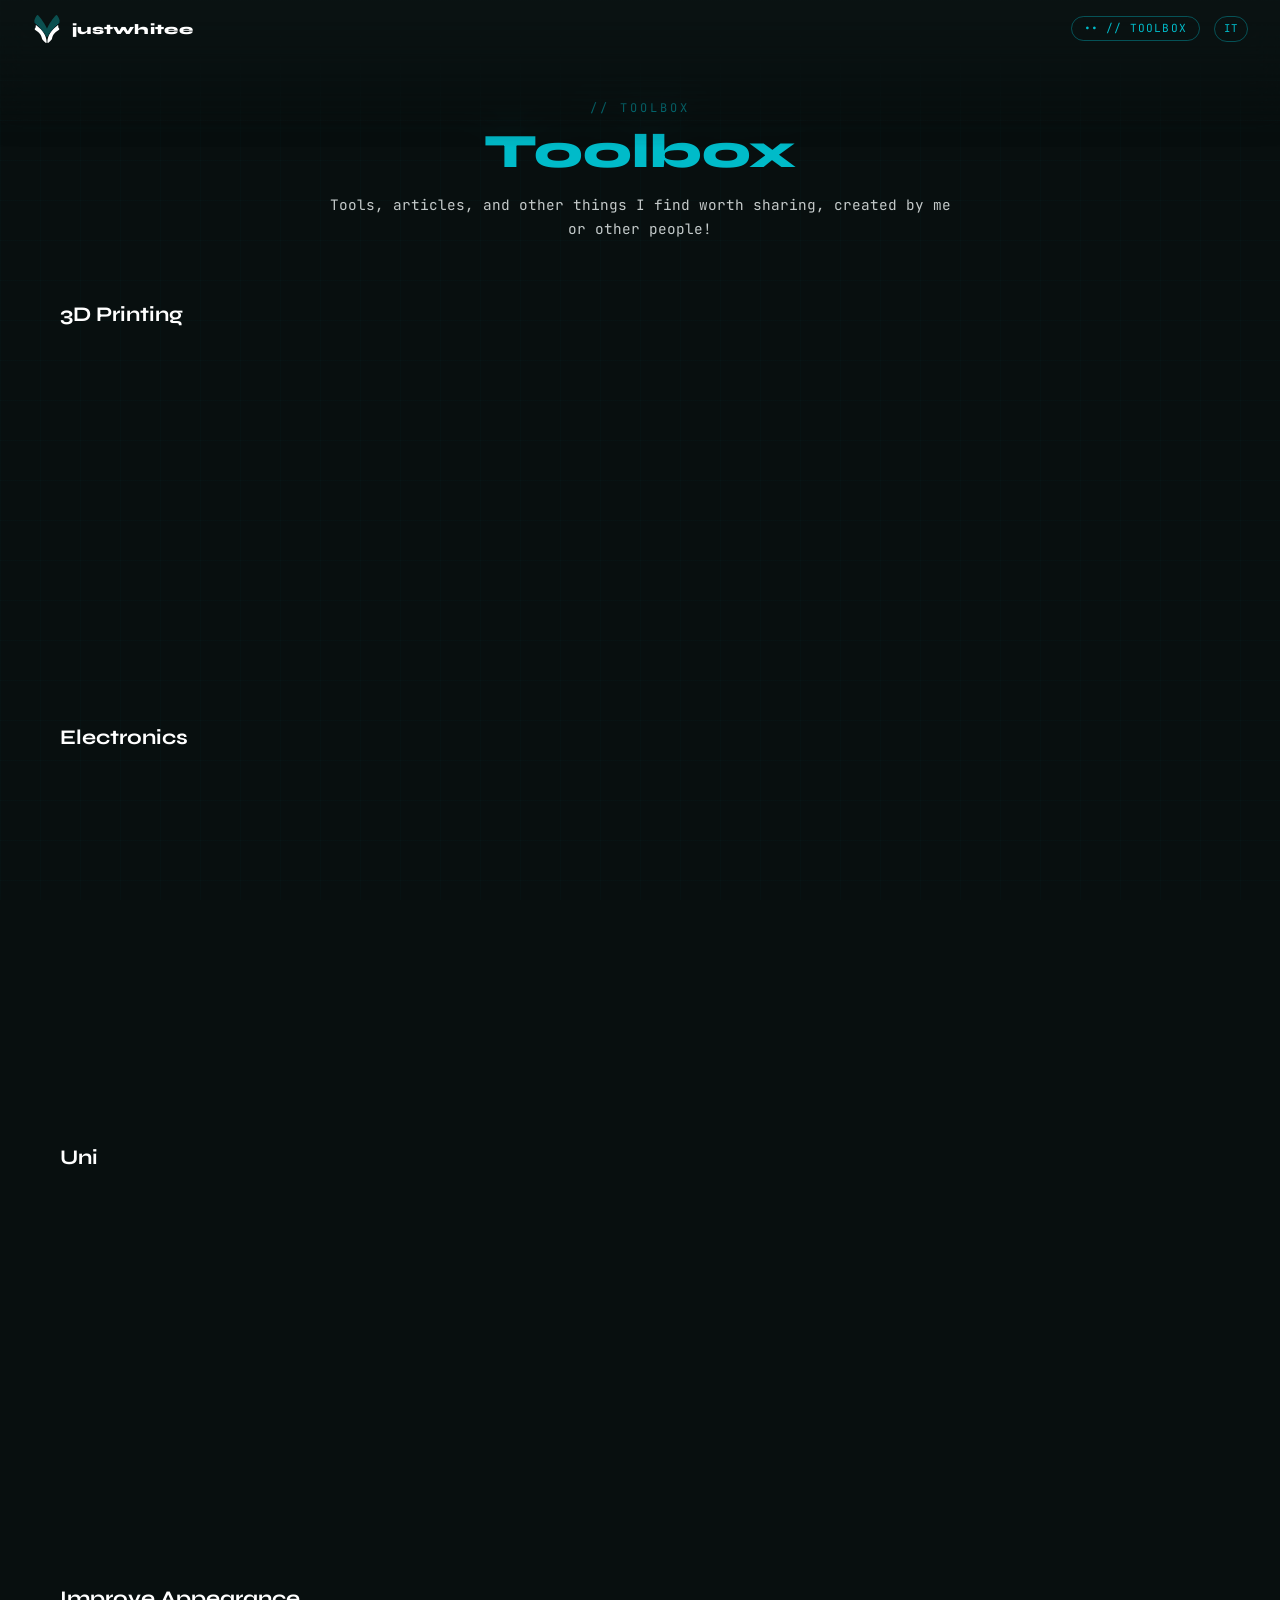
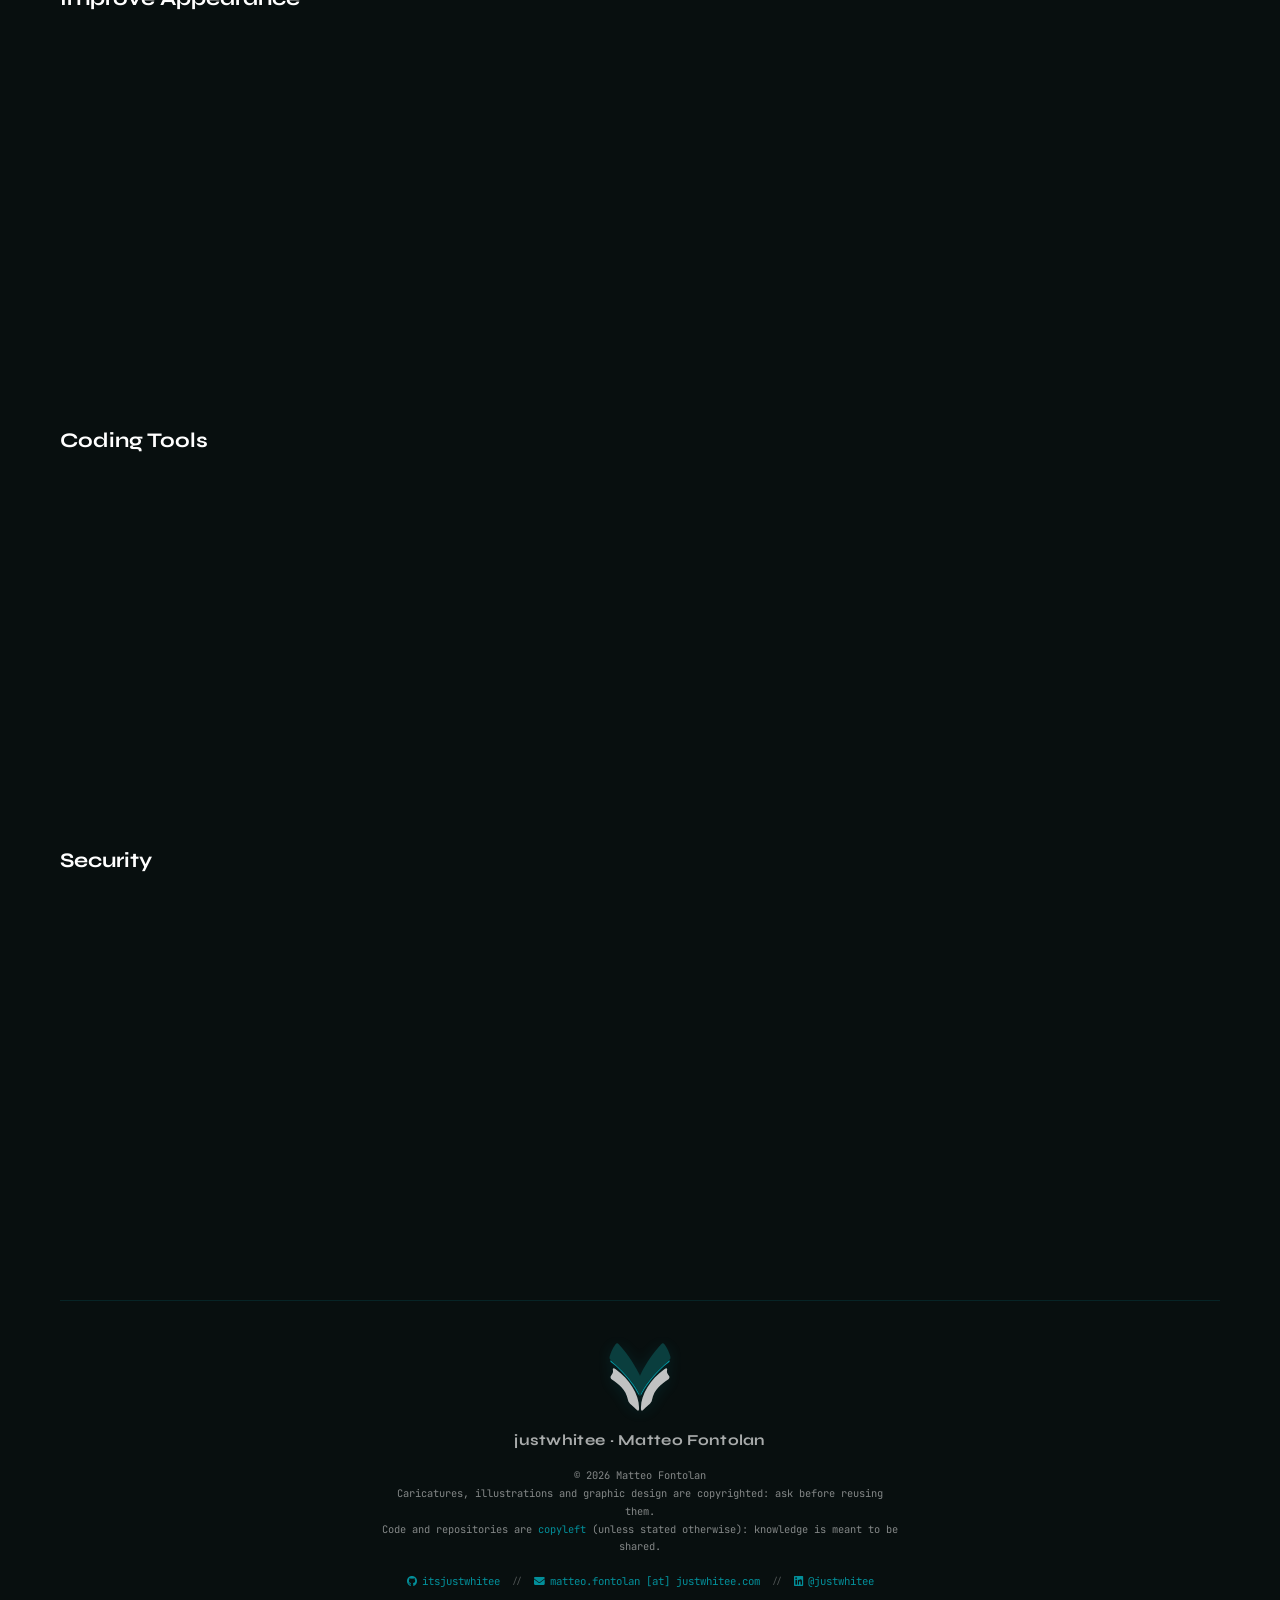
<file: resources/index.html>
<!DOCTYPE html>
<html lang="en">
<head>
    <meta charset="UTF-8">
    <meta name="viewport" content="width=device-width, initial-scale=1.0">
    <title>Toolbox | Matteo Fontolan - justwhitee</title>
    <meta name="robots" content="noindex">
    <link rel="canonical" href="https://justwhitee.com/toolbox/">
    <meta http-equiv="refresh" content="0; url=/toolbox/">
    <script>location.replace('/toolbox/' + location.search + location.hash);</script>
</head>
<body>
    <p>This page moved to <a href="/toolbox/">/toolbox/</a>.</p>
</body>
</html>
</file>
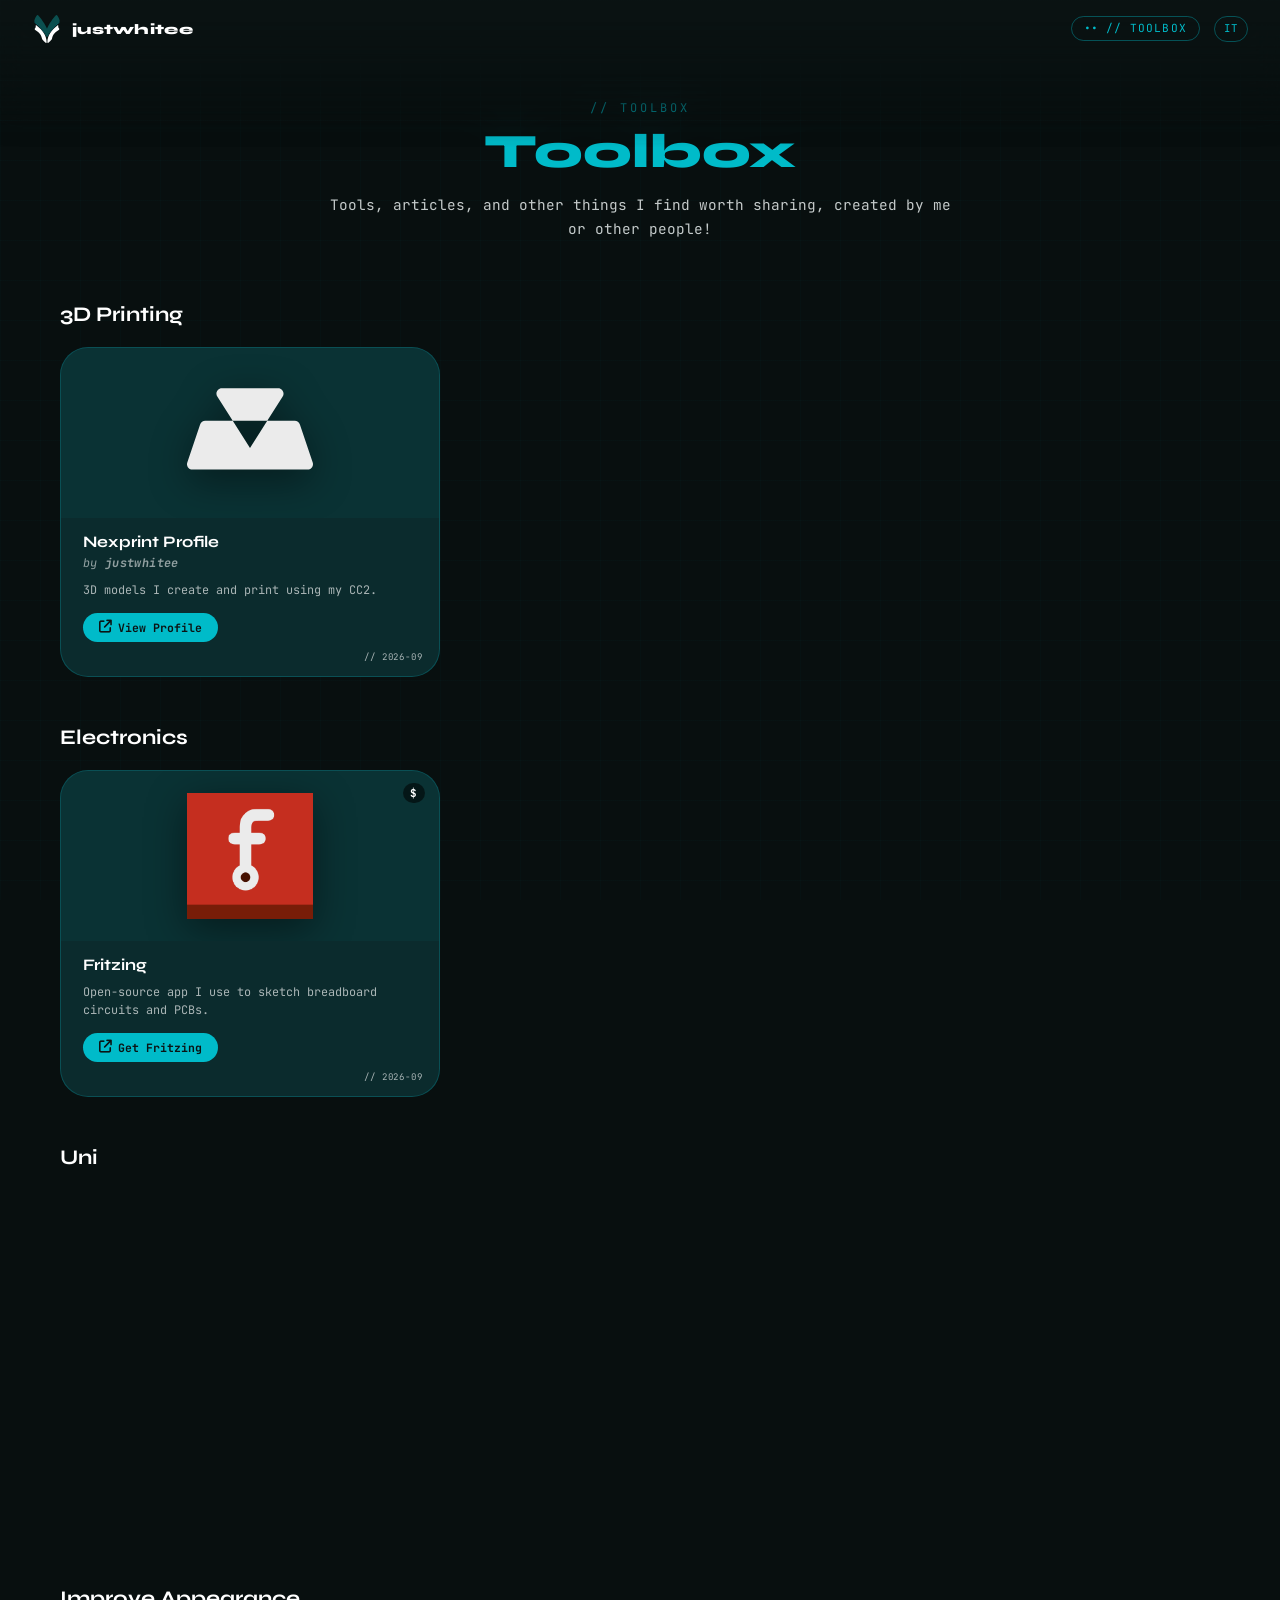
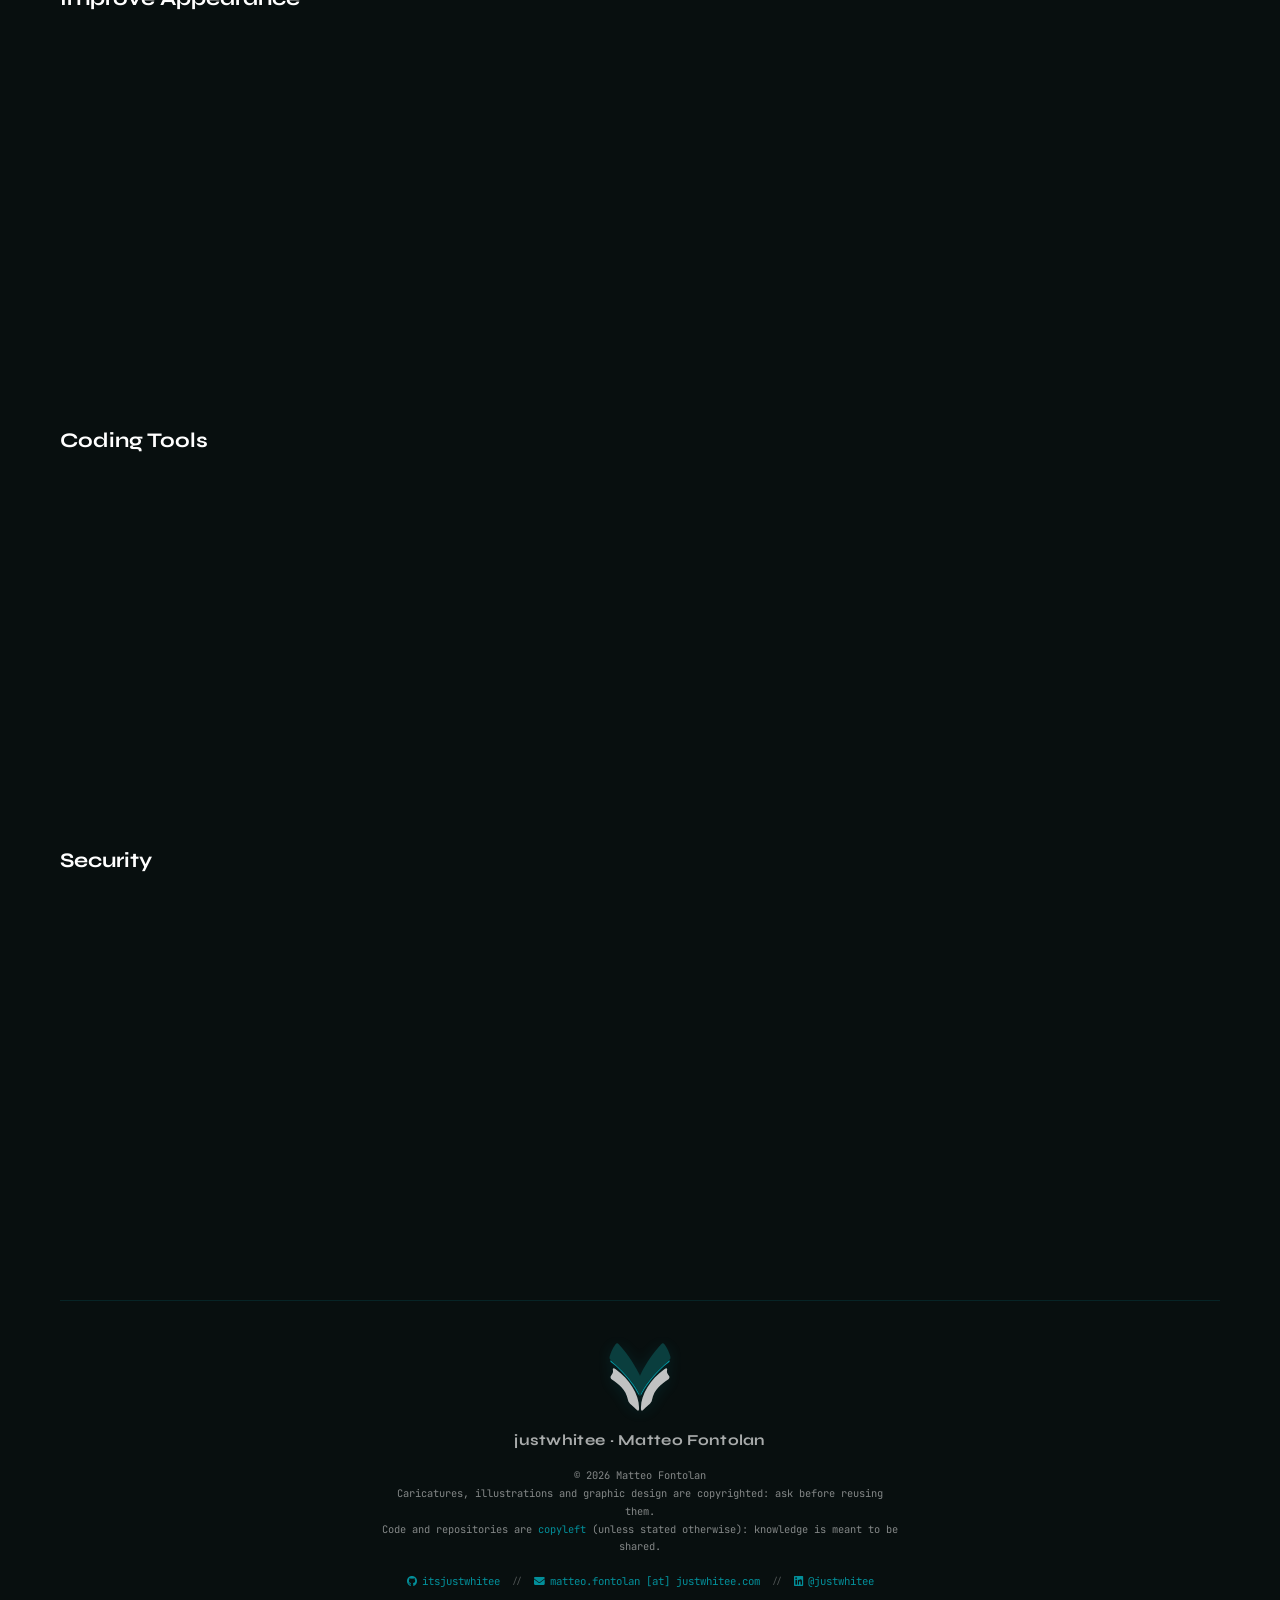
<file: toolbox/index.html>
<!DOCTYPE html>
<html lang="en">
<head>
    <!-- SHARED-HEAD:START -->
    <meta charset="UTF-8">
    <meta name="viewport" content="width=device-width, initial-scale=1.0">

    <link rel="stylesheet" href="../shared.css">
    <link rel="stylesheet" href="https://cdnjs.cloudflare.com/ajax/libs/font-awesome/6.5.1/css/all.min.css">
    <link rel="preconnect" href="https://fonts.googleapis.com">
    <link rel="preconnect" href="https://fonts.gstatic.com" crossorigin>
    <link href="https://fonts.googleapis.com/css2?family=JetBrains+Mono:wght@400;700&family=Syne:wght@700;800&display=swap" rel="stylesheet">

    <link rel="icon" type="image/png" href="/assets/favicon.png">
    <link rel="icon" type="image/svg+xml" href="/assets/logo.svg">
    <link rel="shortcut icon" href="/favicon.ico" type="image/x-icon">
    <link rel="apple-touch-icon" sizes="180x180" href="/assets/favicon.png">

    <link rel="manifest" href="/manifest.json">
    <meta name="theme-color" content="#00bbc9">

    <!-- i18n must load before DOMContentLoaded fires -->
    <script src="../components.js"></script>
    <script src="../i18n.js"></script>
    <!-- SHARED-HEAD:END -->
    <link rel="stylesheet" href="style.css">

    <title>Toolbox | Matteo Fontolan - justwhitee</title>
    <meta name="description" content="A running list of tools, articles, and other things Matteo Fontolan (justwhitee) finds worth sharing.">
    <link rel="canonical" href="https://justwhitee.com/toolbox/">

    <meta property="og:type" content="website">
    <meta property="og:url" content="https://justwhitee.com/toolbox/">
    <meta property="og:title" content="Toolbox | Matteo Fontolan">
    <meta property="og:description" content="A running list of tools, articles, and other things Matteo Fontolan (justwhitee) finds worth sharing.">
    <meta property="og:image" content="https://justwhitee.com/assets/og-image.jpg">

    <meta name="twitter:card" content="summary_large_image">
    <meta name="twitter:image" content="https://justwhitee.com/assets/og-image.jpg">

</head>
<body data-page="toolbox">

    <nav id="site-nav" class="site-nav" data-active="toolbox"></nav>

    <div class="container" style="padding-top: 100px;">

        <header class="profile-header">
            <p class="header-label" data-i18n="toolbox.page_label">// toolbox</p>
            <h1 data-i18n-html="toolbox.title"><span>Toolbox</span></h1>
            <p class="bio" data-i18n="toolbox.page_sub">Tools, articles, and other things I find worth sharing, created by me or other people!</p>
        </header>

        <main id="resources-root"></main>

        <footer id="site-footer" class="site-footer" data-footer="full" data-copy-key="home.footer_copy"></footer>

    </div>

    <script src="script.js"></script>
</body>
</html>
</file>
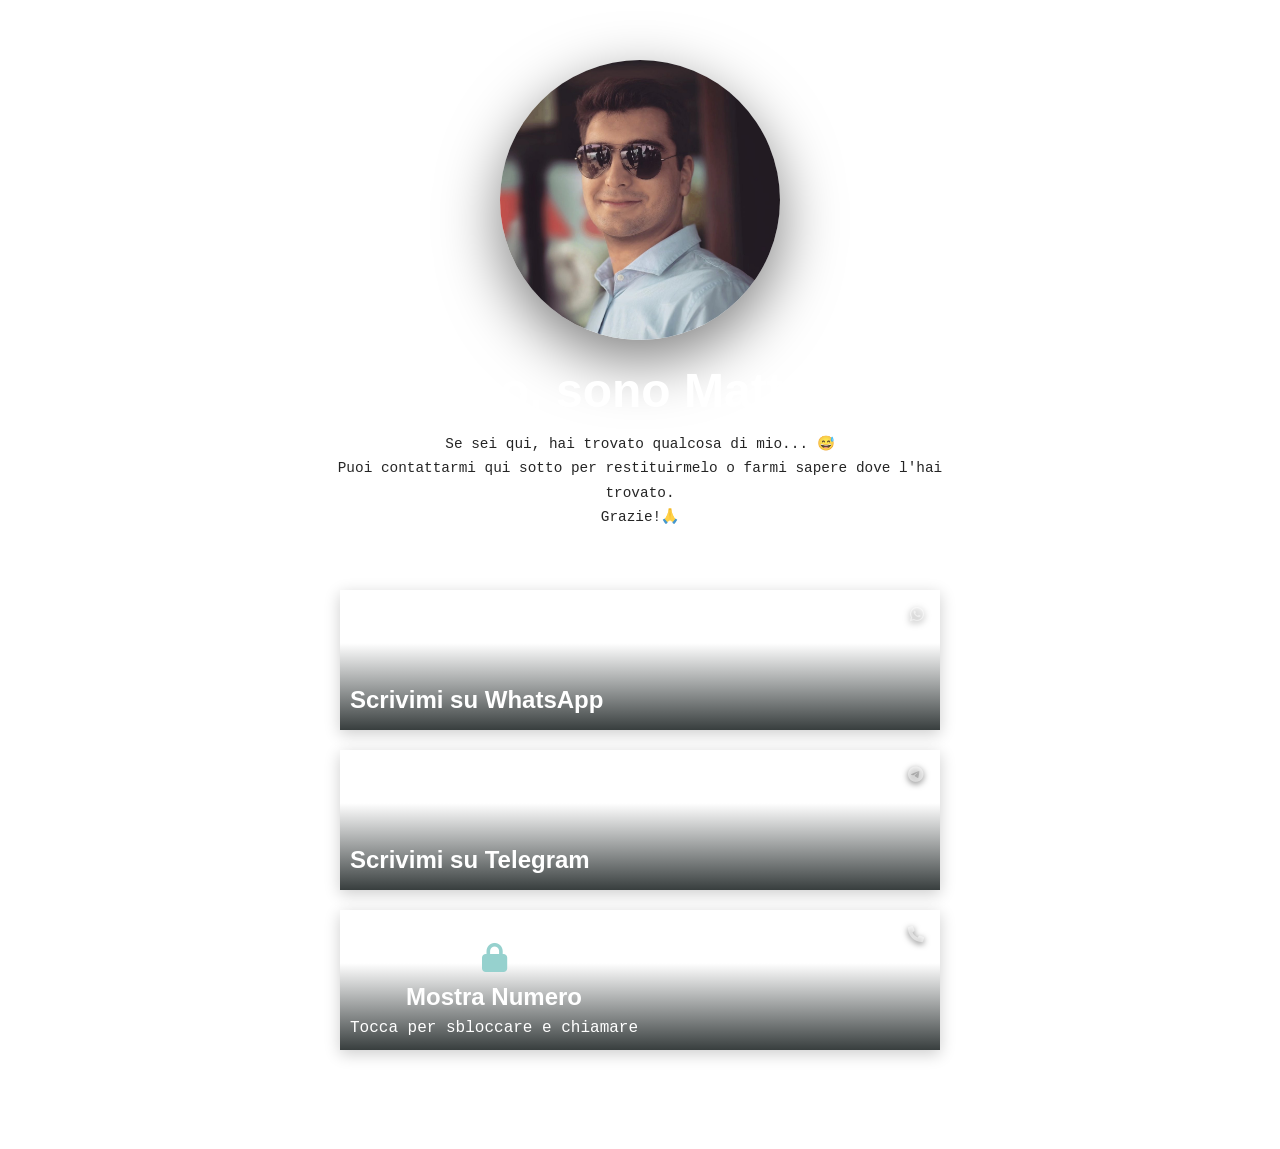
<file: contacts/intex.html>
<!DOCTYPE html>
<html lang="it">
<head>
    <meta charset="UTF-8">
    <meta name="viewport" content="width=device-width, initial-scale=1.0">
    <title>Ho trovato un oggetto - Matteo Fontolan</title>
    
    <!-- Import stile da bento -->
    <link rel="stylesheet" href="../bento/style.css">
    <!-- FontAwesome per le icone -->
    <link rel="stylesheet" href="https://cdnjs.cloudflare.com/ajax/libs/font-awesome/6.5.1/css/all.min.css">

    <style>
    /* CSS SPECIFICO PER CONTACTS.HTML */

    /* Contenitore a colonna */
    .contact-grid {
        display: flex;
        flex-direction: column;
        gap: 20px;
        max-width: 600px;
        margin: 0 auto; /* Centra orizzontalmente */
        padding-bottom: 40px;
    }

    .action-card {
        position: relative;
        min-height: 140px; 
        width: 100%;
        
        display: flex;
        align-items: center;
        justify-content: center;
        
        cursor: pointer;
        text-decoration: none;
        overflow: hidden;
        border-radius: var(--radius);
        background-color: var(--card-bg);
        box-shadow: 0 4px 15px rgba(0,0,0,0.2);
    }

    .overlay.center-content {
        position: absolute;
        inset: 0;
        display: flex;
        flex-direction: column;
        justify-content: center;
        align-items: center;
        text-align: center;
        z-index: 2;
        padding: 10px;
    }
    
    /* Stile per il testo */
    .overlay h3 { margin: 10px 0 5px 0; font-size: 1.5rem; color: var(--text-white); }
    .overlay p { margin: 0; color: var(--text-muted); font-size: 1rem; }

    .hidden-info { display: none; }
    .visible-info { display: block; }
</style>
</head>
<body>

    <div class="container">
        <!-- HEADER: Messaggio di ringraziamento -->
        <header class="profile-header">

            <img src="../bento/assets/propic.jpg" alt="Matteo Fontolan" class="profile-pic">
            <h1>Ciao, sono Matteo!</h1>
            <p class="bio">
                Se sei qui, hai trovato qualcosa di mio... 😅<br>
                Puoi contattarmi qui sotto per restituirmelo o farmi sapere dove l'hai trovato.
                <br/>
                Grazie!🙏
            </p>
        </header>

        <!-- GRIGLIA PULSANTI -->
        <main class="contact-grid">

            <!-- 1. WHATSAPP -->
            <div class="card wide action-card" onclick="openWhatsapp()">
                <div class="card-image-bg" style="background-color: #128c3b;"></div>
                <!-- ICONA ANGOLO -->
                <div class="card-corner-icon">
                    <i class="fa-brands fa-whatsapp"></i>
                </div>
                <div class="overlay center-content">
                    <h3>Scrivimi su WhatsApp</h3>
                </div>
            </div>

            <!-- 2. TELEGRAM (Link diretto) -->
            <a href="https://t.me/justwhitee" class="card wide action-card">
                <div class="card-image-bg" style="background-color: #237ed3;"></div>
                <!-- ICONA ANGOLO -->
                <div class="card-corner-icon">
                    <i class="fa-brands fa-telegram"></i>
                </div>
                <div class="overlay center-content">
                    <h3>Scrivimi su Telegram</h3>
                </div>
            </a>

            <!-- 3. TELEFONO & VCARD -->
            <div class="card wide action-card" onclick="revealPhone(this)">
                <div class="card-image-bg" style="background-color: #094f4f;"></div>

                <!-- ICONA ANGOLO -->
                <div class="card-corner-icon">
                    <i class="fa-solid fa-phone"></i>
                </div>

                <div class="overlay center-content">
                    
                    <!-- FASE 1: LUCCHETTO -->
                    <div id="lock-view">
                        <i class="fa-solid fa-lock card-icon" style="color: #96d1ce; font-size: 1.8rem;"></i>
                        <h3>Mostra Numero</h3>
                        <p>Tocca per sbloccare e chiamare</p>
                    </div>

                    <!-- FASE 2: NUMERO RIVELATO -->
                    <div id="phone-view" class="hidden-info">
                        <!-- Il numero viene iniettato qui dallo script -->
                        <h3 id="phone-display" style="font-size: 1.5rem; margin-bottom: 10px;">...</h3>
                        
                        <div style="display: flex; gap: 10px; justify-content: center; flex-wrap: wrap;">
                            <!-- Bottone Chiama -->
                            <a id="btn-call" href="#" style="background: var(--accent); padding: 8px 16px; border-radius: 20px; color: white; text-decoration: none;">
                                <i class="fa-solid fa-phone"></i> Chiama
                            </a>
                            <a href="#" onclick="scaricaVcard(); return false;" style="background: white; color: var(--card-bg); padding: 8px 16px; border-radius: 20px; text-decoration: none; font-weight: bold;">
                                <i class="fa-solid fa-address-card"></i> Salva Contatto
                            </a>
                        </div>
                    </div>

                </div>
            </div>

        </main>
    </div>

    <!-- SCRIPT DI SICUREZZA (Interno alla pagina, non usiamo script.js) -->
    <script>
    // --- CONFIGURAZIONE PRIVACY ---
    // Spezza il numero per evitare che i bot lo leggano dal codice sorgente
    const prefisso = "39";
    const parte_A = "328";      // Metti qui i primi 3 numeri
    const parte_B = "062";
    const parte_C = "3267";  // Metti qui il resto
    
    // Ricostruzione per l'uso (invisibile ai bot statici)
    const numeroPulito = prefisso + parte_A + parte_C + parte_B; 
    const numeroVisuale = "+" + prefisso + " " + parte_A + " " + parte_C + parte_B;

    // Funzione WhatsApp
    function openWhatsapp() {
        const testo = "Ciao Matteo, ho trovato il tuo oggetto! 👋";
        window.open(`https://wa.me/${numeroPulito}?text=${encodeURIComponent(testo)}`, '_blank');
    }

    // Funzione Sblocco Grafico
    function revealPhone(cardElement) {
        const lockView = cardElement.querySelector('#lock-view');
        const phoneView = cardElement.querySelector('#phone-view');
        
        if(phoneView.style.display === 'block') return;

        lockView.style.display = 'none';
        phoneView.style.display = 'block';

        // Inietta il numero visibile e il link per chiamare
        document.getElementById('phone-display').innerText = numeroVisuale;
        document.getElementById('btn-call').href = `tel:+${numeroPulito}`;
    }

    // --- NUOVA FUNZIONE: Genera VCard Sicura ---
    function scaricaVcard() {
        // Dati della VCard
        const nome = "Matteo";
        const cognome = "Fontolan";
        const email = "matteofontolan215@gmail.com";
        const email2 = "justwhitee.studio@gmail.com";
        const bento = "https://itsjustwhitee.github.io"; 
        const instagram = "https://instagram.com/matteo.ttf";
        const linkedin = "http://www.linkedin.com/in/justwhitee";

        // Costruiamo il contenuto del file riga per riga
        const vcardBody = [
            "BEGIN:VCARD",
            "VERSION:3.0",
            `N:${cognome};${nome};;;`,
            `FN:${nome} ${cognome}`,
            `TEL;TYPE=CELL:${numeroVisuale}`, // Qui usa il numero ricostruito da JS!
            `EMAIL:${email}`,
            `EMAIL:${email2}`,
            `URL:${bento}`,
            `URL;TYPE=linkedin:${linkedin}`,
            `URL;TYPE=instagram:${instagram}`,
            "END:VCARD"
        ].join("\n");

        // Crea un "blob" (un file virtuale in memoria)
        const blob = new Blob([vcardBody], { type: "text/vcard;charset=utf-8" });
        const url = URL.createObjectURL(blob);
        
        // Crea un link temporaneo invisibile e lo clicca automaticamente
        const link = document.createElement("a");
        link.href = url;
        link.setAttribute("download", "Matteo_Fontolan.vcf");
        document.body.appendChild(link);
        link.click();
        document.body.removeChild(link);
    }
</script>
</html>
</file>
<file: shared.css>
/* ═══════════════════════════════════════════════════════════════════════════
   shared.css — justwhitee · Matteo Fontolan
   Common variables, base styles, and reusable components
   ═══════════════════════════════════════════════════════════════════════════ */

/* ── VARIABLES ──────────────────────────────────────────────────────────── */
:root {
    --bg-color:      #080f0f;
    --card-bg:       #094f4f;
    --text-white:    #ffffff;
    --text-muted:    rgba(255,255,255,0.55);
    --text-bio:      #e5ebeb;
    --text-body:     #f0feff;
    --accent:        #09868f;
    --accent-bright: #00bbc9;
    --accent-rgb:        9,134,143;
    --accent-bright-rgb: 0,187,201;
    --radius:        28px;
    --radius-sm:     18px;
    --grid-dot:      rgba(var(--accent-rgb),0.03);
}

/* ── BREAKPOINT SCALE ───────────────────────────────────────────────────────
   CSS custom properties can't be used inside @media conditions, so this is a
   convention, not an enforced token — but every `max-width` in the project
   should be one of these two tiers, not a one-off value:

     Nav chrome (site-nav, section-nav dots, footer link wrap):
       768px — tablet: shrink logo/link sizing
       480px — phone:  shrink further, stack footer links

     Content layout (grids, section padding, type scale):
       900px — tablet: collapse multi-column grids to single column
       600px — phone:  tighten section padding, gaps, font sizes
       400px — small phone: one more pass on hero/title sizing

   Nav collapses earlier (768/480) than content reflows (900/600/400) because
   the nav bar runs out of horizontal room before the page grid does — that's
   intentional, not drift. See shared.css's own nav rules and index.html's
   #section-nav rules for the nav tier; index.html/bento/style.css/cv for the
   content tier.
   ═══════════════════════════════════════════════════════════════════════════ */

/* ── RESET & BASE ───────────────────────────────────────────────────────── */
*, *::before, *::after { box-sizing: border-box; margin: 0; padding: 0; }
html { scroll-behavior: smooth; }
body {
    font-family: 'JetBrains Mono', monospace;
    background-color: var(--bg-color);
    color: var(--text-body);
    position: relative;
    overflow-x: hidden;
}
body::before {
    content: '';
    position: fixed; inset: 0;
    background-image:
        linear-gradient(var(--grid-dot) 1px, transparent 1px),
        linear-gradient(90deg, var(--grid-dot) 1px, transparent 1px);
    background-size: 40px 40px;
    pointer-events: none; z-index: 0;
}
/* ── REDUCED MOTION ─────────────────────────────────────────────────────── */
/* Neutralizes CSS animations/transitions site-wide for users who've asked
   the OS to reduce motion. JS-driven continuous motion (parallax orbs, the
   fan spin loop, crumb particles, the giant logo scroll parallax) checks
   window.prefersReducedMotion (set in components.js) and opts out the same way. */
@media (prefers-reduced-motion: reduce) {
    html { scroll-behavior: auto; }
    *, *::before, *::after {
        animation-duration: 0.01ms !important;
        animation-iteration-count: 1 !important;
        transition-duration: 0.01ms !important;
    }
}

/* ── PAGE TRANSITIONS ───────────────────────────────────────────────────── */
/* Hand-rolled fade between pages (components.js toggles these classes) — not
   the native CSS View Transitions API, which caused real hangs on this site's
   cross-document navigations when tried. .pt-loading is added to <html>
   before <body> even exists, so the very first paint is already hidden; no
   flash of the page at full opacity before the fade-in takes over.

   Deliberately opacity-only. A clip-path iris-wipe was tried (see git history)
   and looked great, but broke click-through on position:fixed descendants
   (.site-nav) once the page was scrolled - the nav rendered in the correct
   spot but stopped receiving clicks, because clip-path's clip region is fixed
   to body's own (document-height-tall) coordinate space while fixed elements
   stay pinned to the viewport, so the two drift apart as soon as you scroll.
   transform/filter have the same category of problem (they create a new
   containing block for fixed descendants outright). Fixing this properly
   needs the fixed chrome (nav, orbs, hero logo, egg windows) moved outside
   whatever element gets the fancier effect - not done here to avoid shipping
   a broken nav in the meantime. */
/* Entrance (pt-loading removed) decelerates in - Material's "standard
   decelerate" curve - so arrival reads as a settle, not a snap. Exit
   (pt-leaving added) accelerates out on its own shorter transition so the
   click still feels instant, not sluggish; components.js's setTimeout before
   navigating must match this duration (160ms). */
body { opacity: 1; transition: opacity 0.26s cubic-bezier(0, 0, 0.2, 1); }
html.pt-loading body { opacity: 0; transition: none; }
html.pt-leaving body { opacity: 0; transition: opacity 0.16s cubic-bezier(0.4, 0, 1, 1); }

.container {
    max-width: 1200px;
    margin: 0 auto;
    padding: 60px 20px;
    position: relative; z-index: 1;
}
a { color: inherit; text-decoration: none; }

/* ── TYPOGRAPHY ─────────────────────────────────────────────────────────── */
.syne { font-family: 'Syne', sans-serif; }
.section-label {
    display: inline-block;
    font-size: 0.7rem; letter-spacing: 0.25em;
    color: var(--accent-bright); text-transform: uppercase;
    opacity: 0.75; margin-bottom: 10px;
}

/* ── PROFILE HEADER ─────────────────────────────────────────────────────── */
.profile-header { text-align: center; margin-bottom: 60px; }
.profile-pic {
    width: 200px; height: 200px;
    border-radius: 50%; object-fit: cover;
    margin-bottom: 20px;
    box-shadow: 0 20px 60px rgba(0,0,0,0.5);
}
.header-label {
    display: block;
    font-size: 0.75rem; letter-spacing: 0.25em;
    color: var(--accent-bright); text-transform: uppercase;
    margin-bottom: 10px; opacity: 0.75;
}
.profile-header h1 {
    font-family: 'Syne', sans-serif;
    font-size: clamp(2rem, 5vw, 3rem);
    font-weight: 800; color: #fff;
    line-height: 1.1; margin-bottom: 14px;
}
.profile-header h1 span { color: var(--accent-bright); }
.bio {
    font-size: 0.9rem; color: var(--text-bio);
    max-width: 640px; margin: 0 auto;
    line-height: 1.7; opacity: 0.85;
}
.cta {
    font-family: 'Syne', sans-serif;
    font-size: 1.1rem; font-weight: 700;
    margin-top: 18px; color: var(--accent-bright);
}

/* ── CARD BASE ───────────────────────────────────────────────────────────── */
.card-base {
    position: relative;
    border-radius: var(--radius);
    border: 1px solid rgba(var(--accent-rgb),0.2);
    overflow: hidden; color: #fff; text-decoration: none;
    transition:
        transform 0.35s cubic-bezier(0.175,0.885,0.32,1.275),
        box-shadow 0.35s ease, border-color 0.35s ease, filter 0.35s ease;
}
@media (hover: hover) and (pointer: fine) {
    .card-base:hover {
        transform: translateY(-5px) scale(1.02);
        border-color: rgba(var(--accent-bright-rgb),0.4);
        box-shadow: 0 20px 50px rgba(0,0,0,0.5), 0 0 28px rgba(var(--accent-bright-rgb),0.3);
        filter: brightness(1.07);
    }
    .card-base:hover .card-corner-icon { color: rgba(255,255,255,0.9); }
    .card-base:hover .card-slug { color: rgba(255,255,255,0.85); }
    .footer-logo:hover {
        opacity: 1;
        filter: drop-shadow(0 2px 16px rgba(var(--accent-bright-rgb),0.35));
    }
    .footer-copy a:hover { color: var(--accent-bright); }
    .footer-links a:hover { color: var(--accent-bright); }
    .footer-back:hover { color: var(--accent-bright); }
    .card-base:hover .icon-wrap,
    .action-card:hover .icon-wrap {
        transform: scale(1.1);
        background: rgba(255,255,255,0.22);
    }
    .btn-pill:hover { filter: brightness(1.15); transform: scale(1.04); }
}
/* ── CORNER ICON ─────────────────────────────────────────────────────────── */
.card-corner-icon {
    position: absolute; top: 16px; right: 16px; z-index: 10;
    color: rgba(255,255,255,0.45); font-size: 1rem;
    pointer-events: none; transition: color 0.3s ease;
}

/* ── CARD SLUG ───────────────────────────────────────────────────────────── */
/* 0.65 clears 4.5:1 against both --card-bg and the plain --bg-color (measured
   4.96:1 / 8.37:1) - was 0.22, under 2:1 against either. Doesn't fully solve
   contrast on bento's light-background brand cards (Amazon yellow) since
   white text can't win there at any alpha - those would need a per-card
   slug color, not attempted here. */
.card-slug {
    position: absolute; bottom: 13px; right: 16px;
    font-size: 0.57rem; letter-spacing: 0.1em;
    color: rgba(255,255,255,0.65);
    font-family: 'JetBrains Mono', monospace;
    z-index: 5; pointer-events: none; transition: color 0.3s ease;
}

/* ── ANIMATIONS ─────────────────────────────────────────────────────────── */
@keyframes fadeUp {
    from { opacity: 0; transform: translateY(24px); }
    to   { opacity: 1; transform: translateY(0); }
}
.fade-up { animation: fadeUp 0.5s ease both; }

/* ── SITE FOOTER ─────────────────────────────────────────────────────────── */
.site-footer {
    margin-top: 64px; padding: 40px 0 32px;
    border-top: 1px solid rgba(var(--accent-rgb),0.18);
    text-align: center;
}
.footer-inner { display: flex; flex-direction: column; align-items: center; gap: 18px; }
.footer-logo {
    width: 72px; height: 72px; object-fit: contain;
    opacity: 0.75;
    filter: drop-shadow(0 2px 8px rgba(var(--accent-bright-rgb),0.15));
    transition: opacity 0.3s ease, filter 0.3s ease;
}
.footer-name {
    font-family: 'Syne', sans-serif;
    font-size: 0.95rem; font-weight: 700;
    color: rgba(255,255,255,0.65); letter-spacing: 0.02em;
}
/* Alpha values below are picked to clear WCAG AA's 4.5:1 contrast minimum for
   small text against --bg-color (#080f0f) - this is real copyright/contact
   text and link labels, not decorative. Was 0.22/0.55/0.5, all measured under
   3:1 against the actual background. */
.footer-copy {
    font-size: 0.65rem; color: rgba(255,255,255,0.5);
    line-height: 1.7; max-width: 520px;
}
.footer-copy a { color: rgba(var(--accent-bright-rgb),0.75); transition: color 0.2s ease; }
.footer-links {
    display: flex; align-items: center;
    justify-content: center; gap: 12px; flex-wrap: wrap;
}
.footer-links a {
    font-size: 0.67rem; color: rgba(var(--accent-bright-rgb),0.75);
    transition: color 0.2s ease;
    display: flex; align-items: center; gap: 5px;
}
.footer-sep { font-size: 0.55rem; color: rgba(255,255,255,0.3); }
.footer-back {
    font-size: 0.65rem; color: rgba(var(--accent-bright-rgb),0.5);
    display: inline-flex; align-items: center; gap: 6px;
    transition: color 0.2s ease;
}

/* ── NAV BAR ─────────────────────────────────────────────────────────────── */
/* The blur/tint lives on ::before, extended past the nav's own height and
   faded out with a mask — so it trails off gradually into the page instead
   of cutting off at a hard edge. Cheap: same single blur as before, the
   mask is just an alpha gradient on top of it. */
.site-nav {
    position: fixed; top: 0; left: 0; right: 0;
    z-index: 100;
    display: flex; align-items: center; justify-content: space-between;
    padding: 0 32px; height: 58px;
}
.site-nav::before {
    content: '';
    position: absolute;
    top: 0; left: 0; right: 0; bottom: -90px;
    background: rgba(11,20,20,0.82);
    backdrop-filter: blur(14px);
    -webkit-backdrop-filter: blur(14px);
    -webkit-mask-image: linear-gradient(to bottom,
        #000 0%, #000 15%,
        rgba(0,0,0,0.7) 40%, rgba(0,0,0,0.35) 65%,
        rgba(0,0,0,0.08) 85%, transparent 100%);
    mask-image: linear-gradient(to bottom,
        #000 0%, #000 15%,
        rgba(0,0,0,0.7) 40%, rgba(0,0,0,0.35) 65%,
        rgba(0,0,0,0.08) 85%, transparent 100%);
    pointer-events: none;
    z-index: -1;
}
.nav-logo {
    display: flex; align-items: center; gap: 10px;
    font-family: 'Syne', sans-serif;
    font-size: 0.9rem; font-weight: 800;
    color: #fff; letter-spacing: 0.02em; text-decoration: none;
}
.nav-logo img { width: 30px; height: 30px; object-fit: contain; }
.nav-logo span { color: var(--accent-bright); }

/* ── EASTER EGGS ─────────────────────────────────────────────────────────── */
/* Retro-OS-style windows for the fun-fact easter egg (footer logo / profile
   photo clicks) — deliberately kitschy/skeuomorphic, in contrast with the
   rest of the site, since that contrast is the joke. Beveled 3D border via
   mismatched border-color sides, classic titlebar + close button. */
.egg-window {
    position: fixed;
    width: 250px;
    background: #16262a;
    border: 2px solid;
    border-color: rgba(255,255,255,0.35) rgba(0,0,0,0.65) rgba(0,0,0,0.65) rgba(255,255,255,0.35);
    box-shadow: 2px 2px 0 rgba(0,0,0,0.6), 5px 5px 16px rgba(0,0,0,0.45);
    font-family: 'JetBrains Mono', monospace;
    z-index: 10000;
    user-select: none;
}
.egg-window-titlebar {
    display: flex; align-items: center; justify-content: space-between; gap: 8px;
    background: linear-gradient(90deg, var(--accent), var(--accent-bright));
    color: #06110f;
    font-size: 0.6rem; font-weight: 800; letter-spacing: 0.04em; text-transform: uppercase;
    padding: 4px 5px 4px 8px;
    cursor: move;
}
.egg-window-close {
    flex-shrink: 0; width: 16px; height: 16px;
    background: #d8d4cc;
    border: 1px solid;
    border-color: #fff #3a3a3a #3a3a3a #fff;
    font-family: 'JetBrains Mono', monospace;
    font-size: 11px; line-height: 1; font-weight: 800;
    color: #111;
    cursor: pointer;
    display: flex; align-items: center; justify-content: center;
    padding: 0;
}
.egg-window-close:hover { background: #ff5f56; color: #fff; }
.egg-window-body {
    padding: 12px 12px 14px;
    font-size: 0.68rem; line-height: 1.55;
    color: var(--text-body);
}
.egg-window-trap-btn {
    width: 100%;
    background: var(--accent-bright);
    color: #06110f;
    border: 1px solid;
    border-color: rgba(255,255,255,0.5) rgba(0,0,0,0.4) rgba(0,0,0,0.4) rgba(255,255,255,0.5);
    font-family: 'JetBrains Mono', monospace;
    font-size: 0.66rem; font-weight: 700;
    padding: 8px 10px;
    cursor: pointer;
}
.egg-window-trap-btn:hover { filter: brightness(1.1); }

/* ── TETRIS EASTER EGG ─────────────────────────────────────────────────────
   Reuses the .egg-window chrome above; this just widens it and adds the
   game-specific bits (canvas, stats row, mobile touch controls). */
.tetris-window { min-width: 200px; max-width: calc(100vw - 16px); max-height: calc(100vh - 16px); overflow: auto; } /* actual width/height set inline at spawn time, sized to the viewport */
.tetris-body { display: flex; flex-direction: column; align-items: center; gap: 8px; }
.tetris-canvas { background: #0a0f0f; border: 1px solid rgba(255,255,255,0.15); display: block; cursor: pointer; }
.tetris-stats {
    display: flex; justify-content: space-between; width: 100%;
    font-size: 0.56rem; color: var(--text-muted); text-align: center;
    line-height: 1.6; text-transform: uppercase; letter-spacing: 0.04em;
}
.tetris-stats b { display: block; color: var(--accent-bright); font-size: 0.78rem; }
.tetris-hint { font-size: 0.52rem; color: var(--text-muted); text-align: center; line-height: 1.5; }
.tetris-gameover { color: #ff6b6b; font-weight: 800; font-size: 0.66rem; text-align: center; }
.tetris-controls { display: none; gap: 6px; width: 100%; }
.tetris-btn {
    flex: 1; background: rgba(255,255,255,0.1); color: var(--text-body);
    border: 1px solid rgba(255,255,255,0.2); border-radius: 6px;
    font-size: 0.9rem; padding: 6px 0; cursor: pointer;
}
.tetris-btn:active { background: rgba(255,255,255,0.22); }
/* Touch devices have no keyboard for controls, so show the on-screen d-pad only there */
@media (pointer: coarse) {
    .tetris-controls { display: flex; }
}

/* ── SCROLL-PAST-THE-END HINT ─────────────────────────────────────────────
   Fixed progress bar + label, shown while the visitor keeps scrolling down
   after already hitting the bottom of the page (see initScrollPastEnd). */
.scroll-push-hint {
    position: fixed; left: 0; right: 0; bottom: 0; height: 3px;
    background: rgba(255,255,255,0.06); z-index: 9999; pointer-events: none;
}
.scroll-push-hint-fill {
    height: 100%; width: 0%; background: var(--accent-bright);
    box-shadow: 0 0 8px rgba(var(--accent-bright-rgb),0.6);
}
.scroll-push-label {
    position: fixed; left: 50%; bottom: 10px; transform: translateX(-50%);
    font-family: 'JetBrains Mono', monospace; font-size: 0.6rem; letter-spacing: 0.08em;
    color: var(--accent-bright); text-transform: uppercase;
    opacity: 0; transition: opacity 0.2s ease;
    pointer-events: none; z-index: 9999;
}
.scroll-push-label.show { opacity: 0.85; }

.konami-toast {
    position: fixed; top: 76px; right: 24px;
    max-width: min(320px, calc(100vw - 48px));
    transform: translateY(-16px);
    background: rgba(11,20,20,0.95);
    border: 1px solid rgba(var(--accent-bright-rgb),0.5);
    color: var(--text-body);
    font-family: 'JetBrains Mono', monospace; font-size: 0.78rem;
    padding: 12px 20px; border-radius: 999px;
    box-shadow: 0 10px 30px rgba(0,0,0,0.5), 0 0 24px rgba(var(--accent-bright-rgb),0.25);
    opacity: 0;
    transition: opacity 0.4s ease, transform 0.4s ease;
    z-index: 9999; pointer-events: none;
}
.konami-toast.show { transform: translateY(0); opacity: 1; }

body.konami-active::after {
    content: '';
    position: fixed; inset: 0; z-index: 9998; pointer-events: none;
    background: radial-gradient(circle at 50% 50%, rgba(var(--accent-bright-rgb),0.14), transparent 70%);
    animation: konamiGlow 2.6s ease-out forwards;
}
@keyframes konamiGlow {
    0%   { opacity: 0; }
    15%  { opacity: 1; }
    100% { opacity: 0; }
}
/* ── NAV DROPDOWN ────────────────────────────────────────────────────────── */
/* .nav-controls (the language toggle) is always pinned to the top with a
   fixed-height inner box, so its position can never move. .nav-crumb-menu
   is ALSO always pinned to the top (align-self: flex-start, constant in
   both open/closed — switching alignment modes between the two states was
   tried and rejected: align-self isn't animatable, so it jumped instantly
   the moment .open was toggled). Its own margin-top is a fixed offset
   computed from the row's real height (padding 6px top/bottom + ~11px line
   height + 2px border ≈ 25px) to fake centering in the 58px bar without
   ever recalculating — so growing taller on open only ever grows downward,
   from the same fixed starting point, with nothing to jump. */
.nav-right {
    display: flex; align-items: flex-start; gap: 14px;
    align-self: flex-start; min-height: 58px;
}
.nav-controls {
    display: flex; align-items: center;
    align-self: flex-start;
    height: 58px;
}

/* One box that holds both the "•• // page" row and, once opened, the
   sibling-pages list below it — a normal in-flow child, not a floating
   overlay, so the border grows around both parts. Label hides while open
   (current page is already highlighted in the list via .active). */
.nav-crumb-menu {
    display: flex; flex-direction: column;
    align-self: flex-start;
    margin-top: 16px; /* (58px bar - ~25px row) / 2, see comment above */
    background: none;
    border: 1px solid rgba(var(--accent-bright-rgb),0.38);
    border-radius: 999px; /* pill while closed; .open below relaxes this for the taller list */
    transition: background 0.2s ease, border-color 0.2s ease,
                border-radius 0.3s cubic-bezier(0.4, 0, 0.2, 1); /* same duration+curve as .nav-links' max-height below, so they read as one motion */
}
.nav-crumb-row { display: flex; align-items: center; gap: 7px; padding: 6px 12px; }
.nav-crumb-trigger {
    background: none; border: none; padding: 0; margin: 0;
    cursor: pointer; color: var(--accent-bright);
    font-family: 'JetBrains Mono', monospace;
    font-size: 0.7rem; letter-spacing: 0.05em; line-height: 1;
    transition: opacity 0.2s ease;
}
.nav-crumb-current {
    font-family: 'JetBrains Mono', monospace;
    font-size: 0.7rem; letter-spacing: 0.1em; text-transform: uppercase;
    line-height: 1; /* no explicit value here meant the browser's default line-height
        (taller than the font's actual glyph height) was setting the row's real
        height, since .nav-crumb-row centers this against .nav-crumb-trigger's
        own line-height:1 — the row was only ever as short as its TALLER child */
    color: var(--accent-bright);
}
.nav-crumb-menu.open {
    background: rgba(11,20,20,0.97);
    border-color: rgba(var(--accent-bright-rgb),0.5);
    border-radius: 10px; /* clearly less round than the closed pill (not just 16px, too close to how a ~34px-tall 999px pill actually renders to read as a change) */
    box-shadow: 0 16px 40px rgba(0,0,0,0.5);
}
.nav-crumb-menu.open .nav-crumb-current { display: none; }

/* Height AND width both animate to their exact real size via the CSS
   grid "0fr → 1fr" trick, instead of guessing a fixed max-height/max-width
   to transition toward — a guessed max noticeably bigger than the real
   content (e.g. 320px for a ~166px-tall 5-item list) makes the box finish
   growing well before the declared duration ends, so the motion reads as
   an abrupt snap rather than a smooth animation. .nav-links-collapse is
   the actual animated grid; .nav-links (the <ul> inside it) just needs
   min-height/min-width: 0 so the grid track can genuinely reach 0fr.
   visibility flips (with a matching transition-delay) so the links leave
   the tab order/AT tree only once fully collapsed, not while merely
   invisible mid-close. */
.nav-links-collapse {
    display: none; /* JS (wireNavDropdown) sets this to grid right before opening and back to
        none after the close transition ends — belt-and-suspenders should grid-template-rows/
        columns:0fr ever fail to fully collapse; see components.js */
    grid-template-rows: 0fr; grid-template-columns: 0fr;
    min-height: 0; min-width: 0; overflow: hidden; /* flex items default to min-height/width:auto
        (their content's own minimum size), which overrides grid-template-rows/columns:0fr from
        actually collapsing this — it's a flex item of .nav-crumb-menu, same trap as .nav-links */
    visibility: hidden;
    transition: grid-template-rows 0.3s cubic-bezier(0.4, 0, 0.2, 1),
                grid-template-columns 0.3s cubic-bezier(0.4, 0, 0.2, 1),
                visibility 0s linear 0.3s;
}
.nav-crumb-menu.open .nav-links-collapse {
    grid-template-rows: 1fr; grid-template-columns: 1fr;
    visibility: visible;
    transition: grid-template-rows 0.3s cubic-bezier(0.4, 0, 0.2, 1),
                grid-template-columns 0.3s cubic-bezier(0.4, 0, 0.2, 1),
                visibility 0s linear 0s;
}
.nav-links {
    display: flex;
    flex-direction: column; gap: 2px;
    list-style: none;
    min-height: 0; min-width: 0; overflow: hidden;
    padding: 0 8px 8px;
    opacity: 0;
    transition: opacity 0.2s ease;
}
.nav-crumb-menu.open .nav-links {
    opacity: 1;
    transition: opacity 0.25s ease 0.05s;
}
.nav-links a {
    display: block;
    padding: 8px 10px; border-radius: 8px;
    font-size: 0.7rem; letter-spacing: 0.1em; text-transform: uppercase;
    color: rgba(255,255,255,0.6); text-decoration: none;
    transition: color 0.2s ease, background 0.2s ease;
}
.nav-links a.active { color: var(--accent-bright); background: rgba(var(--accent-bright-rgb),0.12); }
@media (hover: hover) and (pointer: fine) {
    .nav-crumb-trigger:hover { opacity: 0.6; }
    .nav-links a:hover { color: var(--accent-bright); background: rgba(255,255,255,0.06); }
}

/* ── ICON WRAP ───────────────────────────────────────────────────────────── */
.icon-wrap {
    flex-shrink: 0; border-radius: 16px;
    background: rgba(255,255,255,0.13);
    border: 1px solid rgba(255,255,255,0.18);
    display: flex; align-items: center; justify-content: center;
    transition: transform 0.3s ease, background 0.3s ease;
}

/* ── BTN PILL ────────────────────────────────────────────────────────────── */
.btn-pill {
    display: inline-flex; align-items: center; gap: 6px;
    padding: 7px 16px; border-radius: 999px;
    font-size: 0.72rem; font-weight: 700;
    font-family: 'JetBrains Mono', monospace;
    cursor: pointer; border: none; text-decoration: none;
    /* Full list lives here so variants (.btn-primary/.btn-ghost/page-specific ones)
       never need to redeclare it just to add a background/border-color/box-shadow hover */
    transition: background 0.2s ease, border-color 0.2s ease, box-shadow 0.2s ease,
                filter 0.2s ease, transform 0.2s ease;
}

.btn-primary { background: var(--accent-bright); color: #0b1414; }
.btn-primary:hover { box-shadow: 0 0 8px rgba(var(--accent-bright-rgb),0.2); }
.btn-ghost   { background: rgba(255,255,255,0.12); color: #fff; border: 1px solid rgba(255,255,255,0.22); }
.btn-ghost:hover { background: rgba(255,255,255,0.22); border-color: rgba(255,255,255,0.45); box-shadow: 0 0 8px rgba(255,255,255,0.12); }

/* ── ANCHOR OFFSET, TEXT BALANCE, TOUCH ───────────────────────── */
html { scroll-padding-top: 76px; } /* fixed nav must not cover a focused/anchored element */
h1, h2, h3 { text-wrap: balance; }
a, button { touch-action: manipulation; }

/* ── FOCUS ACCESSIBILITY ─────────────────────────────────────────────────── */
:focus-visible {
    outline: 2px solid var(--accent-bright);
    outline-offset: 3px;
    border-radius: 4px;
}

/* ── PARALLAX ORBS ───────────────────────────────────────────────────────── */
.parallax-orb { position: fixed; border-radius: 50%; pointer-events: none; z-index: 0; filter: blur(90px); will-change: transform; }
.orb1 { width: 550px; height: 550px; background: radial-gradient(circle, rgba(var(--accent-bright-rgb),0.06) 0%, transparent 70%); top: -80px; right: -80px; }
.orb2 { width: 420px; height: 420px; background: radial-gradient(circle, rgba(9,79,79,0.1) 0%, transparent 70%); bottom: 30%; left: -80px; }

/* ── SCROLL REVEAL ───────────────────────────────────────────────────────── */
.reveal {
    opacity: 0; transform: translateY(32px);
    transition: opacity 0.7s ease, transform 0.7s ease;
}
.reveal.visible { opacity: 1; transform: translateY(0); }

/* ══════════════════════════════════════════════════════════════════════════
   MOBILE OVERRIDES (shared)
   ══════════════════════════════════════════════════════════════════════════ */

@media (max-width: 768px) {
    .site-nav   { padding: 0 18px; height: 52px; }
    .nav-logo   { font-size: 0.82rem; gap: 8px; }
    .nav-logo img { width: 26px; height: 26px; }
    .nav-right     { min-height: 52px; }
    .nav-controls  { height: 52px; }
    .nav-crumb-menu     { margin-top: 13px; }
    .nav-crumb-current { font-size: 0.62rem; letter-spacing: 0.07em; }
}

@media (max-width: 480px) {
    .site-nav   { padding: 0 14px; height: 48px; }
    .nav-logo   { font-size: 0.75rem; }
    .nav-right     { gap: 8px; min-height: 48px; }
    .nav-controls  { height: 48px; }
    .nav-crumb-menu     { margin-top: 13px; }
    .nav-crumb-current { font-size: 0.58rem; letter-spacing: 0.03em; }
    .nav-crumb-row      { padding: 4px 9px; gap: 5px; }
    /* Footer: stack links vertically on tiny screens */
    .footer-links { flex-direction: column; gap: 8px; }
    .footer-sep   { display: none; }
    .footer-copy  { font-size: 0.62rem; padding: 0 12px; }
}
</file>
<file: projects/style.css>
/* ═══════════════════════════════════════════════════════════════════════
   projects/style.css — justwhitee · Matteo Fontolan
   Project-card grid styles, shared by index.html (home, pinned+recent
   subset) and projects/index.html (full list). Extracted verbatim from
   index.html's former inline <style> block — see git history if you need
   the exact prior line numbers.
   ═══════════════════════════════════════════════════════════════════════ */

/* ── PROJECTS ────────────────────────────────────────────────────────── */
/* HashCrackerz */
#hashcrackerz-card .project-img-wrap {
    position: relative;
    overflow: hidden;
}
.projects-grid #hashcrackerz-card:hover .project-img {
    animation: crackerVibrate 0.1s linear infinite;
}
@keyframes crackerVibrate {
    0%   { transform: translate(0,0) scale(1.04) rotate(0deg); filter: blur(0px); }
    20%  { transform: translate(-3px,-2px) scale(1.04) rotate(-1.5deg); filter: blur(1.1px); }
    40%  { transform: translate(3px,1px) scale(1.04) rotate(1.5deg); filter: blur(1.1px); }
    60%  { transform: translate(-2px,2px) scale(1.04) rotate(-1deg); filter: blur(1.1px); }
    80%  { transform: translate(2px,-1px) scale(1.04) rotate(1deg); filter: blur(1.1px); }
    100% { transform: translate(0,0) scale(1.04) rotate(0deg); filter: blur(0px); }
}
.crumb {
    position: absolute !important;
    border: 1.5px solid #1a0f00;
    border-radius: 40%;
    pointer-events: none;
    z-index: 100;
    top: 0; left: 0;
}
@keyframes crumbFall {
    0% {
        transform: translate(0, 0) scale(1) rotate(0deg);
        opacity: 1;
    }
    15% {
        transform: translate(calc(var(--dx) * 0.15), -10px) scale(1.05) rotate(calc(var(--rot) * 0.1));
        opacity: 1;
    }
    75% {
        opacity: 1;
    }
    100% {
        transform: translate(var(--dx), 150px) rotate(var(--rot));
        opacity: 0;
    }
}

/* EdgeCV4Safety */
#edgecv-container {
    width: 100%;
    height: 100%;
    display: flex;
    justify-content: center;
    align-items: center;
    min-height: 200px;
}

#edgecv-container svg {
    width: 100%;
    height: auto;
    max-height: 100%;
    display: block;
}
#pupil-focus-group {
    transition: transform 0.1s ease-out;
    will-change: transform;
}
/* Rack Controller */
.rack-spin-wrapper {
    display: flex;
    align-items: center;
    justify-content: center;
    width: 100%;
    height: 100%;
}

/* Spaghetti: the noodle layers squirm while the card is hovered/tapped, or once when the circuit
   pulse reaches the node (.is-squirming, set in circuit.js). Units are the SVG's own user units. */
#spaghetti-container {
    width: 100%; height: 100%;
    display: flex; align-items: center; justify-content: center;
}
.sp-noodle, .sp-sauce, .sp-nozzle { transform-box: fill-box; transform-origin: 50% 0%; }
@keyframes sp-squirm {
    0%, 100% { transform: translate(0, 0) rotate(0deg); }
    25%      { transform: translate(2.2px, -1px) rotate(-3deg); }
    50%      { transform: translate(-2.2px, 1.4px) rotate(2.4deg); }
    75%      { transform: translate(1.4px, -0.8px) rotate(-1.4deg); }
}
@keyframes sp-bob {
    0%, 100% { transform: translateY(0); }
    50%      { transform: translateY(-6px); }
}
@keyframes sp-dab {
    0%, 100% { transform: scale(1); }
    50%      { transform: scale(1.12); }
}
.projects-grid .project-card:hover #spaghetti-container .sp-noodle,
.circuit-node-icon.is-squirming .sp-noodle { animation: sp-squirm 0.9s ease-in-out infinite; }
.projects-grid .project-card:hover #spaghetti-container .sp-n2,
.circuit-node-icon.is-squirming .sp-n2 { animation-delay: -0.15s; }
.projects-grid .project-card:hover #spaghetti-container .sp-n3,
.circuit-node-icon.is-squirming .sp-n3 { animation-delay: -0.3s; }
.projects-grid .project-card:hover #spaghetti-container .sp-sauce,
.circuit-node-icon.is-squirming .sp-sauce { animation: sp-dab 0.9s ease-in-out infinite; }
.projects-grid .project-card:hover #spaghetti-container .sp-s2,
.circuit-node-icon.is-squirming .sp-s2 { animation-delay: -0.45s; }
.projects-grid .project-card:hover #spaghetti-container .sp-nozzle,
.circuit-node-icon.is-squirming .sp-nozzle { animation: sp-bob 0.9s ease-in-out infinite; }
/* circuit node: run once per pulse instead of looping */
.circuit-node-icon.is-squirming .sp-noodle,
.circuit-node-icon.is-squirming .sp-sauce,
.circuit-node-icon.is-squirming .sp-nozzle { animation-iteration-count: 1; }

/* SliceCeipt */
#sliceceipt-container {
    width: 100%; height: 100%;
    display: flex; align-items: center; justify-content: center;
}
#sliceceipt-container svg { padding: 16px; }
#sliceceipt-back, #sliceceipt-front {
    transform-box: fill-box;
    transform-origin: center;
    transition: transform 0.45s cubic-bezier(0.175,0.885,0.32,1.275);
}
.projects-grid .project-card:hover #sliceceipt-back  { transform: translate(-34px, -26px) rotate(-4deg); }
.projects-grid .project-card:hover #sliceceipt-front { transform: translate(34px, 26px) rotate(4deg); }

/* justwhitee-notes: the logo is just a lowercase "t" (Typst's wordmark glyph) —
   on hover, "ypst" appears letter by letter right beside it, as if being
   handwritten, so the pair reads as the full "Typst" name.

   .typst-reveal is a genuine flex CHILD of .project-img-wrap (which is
   already display:flex from the base .project-img-wrap rule), sitting next
   to the <img>. That's only safe because .project-img is width:auto below
   (an earlier attempt left it at the base rule's width:100%, which claimed
   nearly the full row as flex-basis and shoved the revealed text off to the
   far edge) — with both children sized to their own content,
   justify-content:center on the wrap centers the (t + ypst) PAIR as a unit,
   not just the "t" alone, and stays correct as "ypst" grows in.

   At rest .typst-reveal is collapsed to max-width:0 (so the "t" alone still
   sits dead-center, matching every other card's default look); on hover it
   grows to reveal its content, which is what re-centers the pair as a
   whole. Per-letter spans + staggered transition-delay (set inline by
   projects/script.js, since CSS can't stagger characters from a single
   `content` string) are what makes it read as "written" rather than a
   single fade/wipe. */
/* width:auto alone still rendered the glyph near the full 128px content
   height (160px wrap minus the base rule's 16px padding) - much bolder than
   the other cards' logos (e.g. SliceCeipt's), and way oversized next to
   "ypst" at a normal text size.

   height (not transform:scale) is what actually shrinks it: transform only
   resizes the painted pixels, not the element's own layout box, so the
   flex gap to .typst-reveal was being measured against the ORIGINAL
   (pre-shrink) box - the glyph looked small but still pushed its neighbor
   away as if it weren't, which is what made "t" and "ypst" read as too far
   apart. Shrinking the real box via height fixes the gap and the ink
   padding/centering math both at once, since the sibling's margin now
   measures from the glyph's true (small) edge. */
/* padding:0 overrides the base .project-img rule's 16px padding, which was
   adding dead space between the glyph's ink and its own box edge on top of
   everything above - the actual remaining cause once the SVG's own padding
   and the transform-vs-layout-box issue were both already fixed. */
/* .project-img-wrap has no explicit height anywhere in the base rules - it
   shrink-wraps its tallest child. Every other card gets a 160px wrap "for
   free" only because their <img>/<svg> uses the base .project-img rule's
   own height:160px. Overriding THIS card's img to a shorter height (for the
   flex-gap math above) shrunk its wrap right along with it - 112px instead
   of 160px - which is what actually made the "t" look oversized (it was
   filling ~95% of its own now-much-shorter box) and threw the whole card's
   height out of line with its neighbors in the grid. Pinning the wrap back
   to 160px here keeps this card's row height consistent with every other
   card; the now-90px-tall glyph just centers within the extra space,
   exactly like a smaller flex item naturally would. */
#justwhitee-notes-card .project-img-wrap { height: 120px; }
#justwhitee-notes-card .project-img { width: auto; height: 56px; padding: 0; }
.typst-reveal {
    display: flex;
    align-items: center;
    max-width: 0;
    overflow: hidden;
    margin-left: 0;
    transition: max-width 0.5s ease, margin-left 0.5s ease;
}
.projects-grid #justwhitee-notes-card:hover .typst-reveal {
    max-width: 200px;
    margin-left: -4px;
}
.typst-letter {
    display: inline-block;
    font-family: 'Syne', sans-serif;
    font-weight: 800;
    font-style: italic;
    font-size: 2.1rem;
    color: #fff;
    opacity: 0;
    white-space: nowrap;
    transform: translateY(8px) rotate(var(--tilt, 0deg));
    transition: opacity 0.3s ease, transform 0.3s ease;
}
.projects-grid #justwhitee-notes-card:hover .typst-letter {
    opacity: 1;
    transform: translateY(0) rotate(0deg);
}

/* align-items:start — without it, grid's default `stretch` makes every card in a
   row match the row's tallest sibling (e.g. EdgeCV4Safety's stat-boxes making a
   neighboring simple card's box balloon with empty space below its own content).
   Home's pinned+recent selection can pair any two cards, so this can't be solved
   by curating card order the way the original hand-authored layout did. */
.projects-grid { display: grid; grid-template-columns: 1fr 1fr; gap: 24px; align-items: start; }
.project-card {
    position: relative;
    background: #0b2b2d;
    border: 1px solid rgba(var(--accent-rgb),0.4);
    border-radius: var(--radius); padding: 0; overflow: hidden;
    transition: transform 0.4s cubic-bezier(0.175,0.885,0.32,1.275),
                box-shadow 0.4s ease, border-color 0.4s ease;
}
.projects-grid .project-card:hover { transform: translateY(-7px); border-color: rgba(var(--accent-bright-rgb),0.65); box-shadow: 0 28px 60px rgba(0,0,0,0.55), 0 0 26px rgba(var(--accent-bright-rgb),0.25); }
.project-img-wrap { overflow: hidden; background: rgba(var(--accent-rgb),0.08); display: flex; align-items: center; justify-content: center; }
.project-img {
    width: 100%; height: 120px; object-fit: contain; display: block; padding: 12px;
    transition: transform 0.5s ease, filter 0.5s ease;
    filter: brightness(0.92);
}
.projects-grid .project-card:hover .project-img { transform: scale(1.04); filter: brightness(1); }
.project-img-placeholder {
    width: 100%; height: 140px;
    background: linear-gradient(135deg, rgba(var(--accent-rgb),0.2) 0%, rgba(0,0,0,0.35) 100%);
    display: flex; align-items: center; justify-content: center;
    font-size: 3rem; opacity: 0.35;
}
.project-body { padding: 26px 26px 22px; }
.project-card.featured {
    grid-column: span 2;
    display: grid; grid-template-columns: 1fr 1fr;
}
.project-card.featured .project-img-wrap { height: 100%; }
.project-card.featured .project-img { height: 100%; min-height: 200px; padding: 20px; }
.project-card.featured .project-img-placeholder { height: 100%; min-height: 200px; }
.project-card.featured .project-body { padding: 32px 30px 28px; }
.project-meta { display: flex; align-items: center; gap: 10px; margin-bottom: 14px; flex-wrap: wrap; }
.project-badge {
    font-size: 0.56rem; letter-spacing: 0.14em; text-transform: uppercase;
    padding: 4px 10px; border-radius: 999px;
    background: rgba(var(--accent-bright-rgb),0.12); border: 1px solid rgba(var(--accent-bright-rgb),0.25); color: var(--accent-bright);
}
.project-badge.intern { background: rgba(255,168,0,0.1); border-color: rgba(255,168,0,0.25); color: #ffa800; }
.project-year { font-size: 0.59rem; color: var(--text-muted); letter-spacing: 0.1em; }
.project-card h3 { font-family: 'Syne', sans-serif; font-size: 1.1rem; font-weight: 800; color: #fff; line-height: 1.25; margin-bottom: 8px; }
.project-card .tagline { font-size: 0.72rem; color: var(--accent-bright); margin-bottom: 12px; font-style: italic; opacity: 0.8; }
.project-card .proj-desc { font-size: 0.78rem; color: var(--text-bio); line-height: 1.75; }
.project-tags { display: flex; flex-wrap: wrap; gap: 6px; margin-top: 16px; }
.tag { font-size: 0.56rem; padding: 3px 9px; border-radius: 6px; background: rgba(255,255,255,0.07); border: 1px solid rgba(255,255,255,0.1); color: rgba(255,255,255,0.5); letter-spacing: 0.05em; }
.project-footer { display: flex; align-items: center; justify-content: space-between; margin-top: 18px; flex-wrap: wrap; gap: 10px; }
.project-link { display: inline-flex; align-items: center; gap: 6px; font-size: 0.68rem; color: var(--accent-bright); transition: gap 0.2s; text-decoration: none; }
/* Scoped to the base grid, not just for consistency with the other hover
   effects disabled inside a reparented card — gap is a real layout
   property, so animating it inside a popup/window's overflow:auto box
   nudges scrollHeight by a hair on hover, tipping the scrollbar in and out
   right at the boundary. */
.projects-grid .project-link:hover { gap: 10px; }
.project-contributors { display: flex; align-items: center; gap: 6px; flex-wrap: wrap; }
.contrib-label { font-size: 0.56rem; color: var(--text-muted); letter-spacing: 0.08em; text-transform: uppercase; }
.contrib-chip { font-size: 0.57rem; padding: 2px 9px; border-radius: 999px; background: rgba(255,255,255,0.06); border: 1px solid rgba(255,255,255,0.1); color: rgba(255,255,255,0.5); }
.project-stats { display: flex; flex-direction: column; gap: 10px; margin-top: 16px; }
.stat-box { background: #0b2b2d; border: 1px solid rgba(var(--accent-rgb),0.4); border-radius: 12px; padding: 12px 14px; }
.stat-box-label { font-size: 0.56rem; text-transform: uppercase; letter-spacing: 0.15em; color: var(--accent-bright); margin-bottom: 4px; }
.stat-box-value { font-family: 'Syne', sans-serif; font-size: 1.5rem; font-weight: 800; color: #fff; }
.stat-box-desc  { font-size: 0.67rem; color: var(--text-muted); margin-top: 2px; line-height: 1.4; }

/* ── VIEW-ALL CTA (home page only) ──────────────────────────────────── */
.projects-view-all { text-align: center; margin-top: 40px; }

/* ── /projects/ PAGE HEADER & WRAPPER ───────────────────────────────── */
.projects-page { max-width: 1100px; margin: 0 auto; padding: 100px 28px 60px; }
.projects-header { text-align: center; margin-bottom: 22px; }
.projects-header h1 {
    font-family: 'Syne', sans-serif;
    font-size: clamp(1.8rem, 5vw, 2.6rem);
    font-weight: 800;
    color: #fff;
    line-height: 1.1;
    margin-bottom: 10px;
}
.projects-header h1 .accent { color: var(--accent-bright); }
/* :not(.header-label) - a bare "p" selector here also matches the label
   paragraph above it, and at higher specificity than shared.css's own
   .header-label rule (0,1,1 vs 0,1,0), silently overriding its intended
   accent-bright color to this muted gray instead. */
.projects-header p:not(.header-label) { font-size: 0.82rem; color: var(--text-muted); line-height: 1.6; max-width: 640px; margin: 0 auto; }

/* ── TABLET ≤900px ───────────────────────────────────────────────────── */
@media (max-width: 900px) {
    .projects-grid { grid-template-columns: 1fr; }
    .project-card.featured {
        grid-column: span 1;
        display: flex; flex-direction: column;
    }
    .project-card.featured .project-img-wrap { height: auto; }
    #edgecv-container { min-height: 150px; }
    .project-card.featured .project-img { height: 150px; min-height: unset; padding: 14px; }
    /* Non-featured cards: fixed 160px image height read as near-empty once the card spans the full mobile width — square it up instead */
    .project-card:not(.featured) .project-img-wrap { height: 150px; }
    .project-card:not(.featured) .project-img { height: 100%; }
    .project-card:not(.featured) .project-img-placeholder { height: 100%; }
}

/* ── CIRCUIT (projects/circuit.js) ──────────────────────────────────── */
.projects-grid.circuit-active { display: none; }

/* ── MOBILE ≤600px ───────────────────────────────────────────────────── */
@media (max-width: 600px) {
    /* Single source of truth for the three project-card logo boxes below -
       was six independent 260px literals that had already drifted out of
       sync once during tuning; now there's exactly one number to change. */
    :root { --mobile-logo-size: 170px; --mobile-logo-size-sm: 125px; } /* -sm: every card except the featured EdgeCV4Safety */

    .projects-page { padding: 56px 18px 40px; }

    .projects-grid { gap: 14px; }
    .project-body { padding: 18px 16px 16px; }
    /* Non-featured logos (HashCrackerz/RackController) were filling an aspect-ratio 1:1 box the full card width (~300px+) - shrink to a compact fixed height instead of scaling with card width */
    .project-card:not(.featured) .project-img-wrap { aspect-ratio: unset; height: var(--mobile-logo-size-sm); }
    .project-card:not(.featured) .project-img { height: 100%; padding: 14px; }
    .project-card:not(.featured) .project-img-placeholder { height: var(--mobile-logo-size-sm); font-size: 1.8rem; }
    /* Featured (EdgeCV4Safety): #edgecv-container svg's own `max-height:100%` rule (higher
       specificity, id-based) is what actually sizes it, but that's a no-op against an
       `auto`-height parent - give the wrap a definite height so max-height has something
       to cap against, matching the other two logos above */
    .project-card.featured .project-img-wrap { height: var(--mobile-logo-size); }
    .project-card.featured .project-img-placeholder { height: var(--mobile-logo-size); min-height: unset; font-size: 1.8rem; }
    /* #edgecv-container's own min-height:250px (id selector) otherwise clamps it back up past --mobile-logo-size above - both now derive from the same variable so they can't drift apart again */
    #edgecv-container { min-height: var(--mobile-logo-size); }
    /* justwhitee-notes' desktop-only ID rules above (160px wrap, 90px width:auto glyph) outrank the class-based mobile rules on specificity - reset back to the shared box here */
    #justwhitee-notes-card .project-img-wrap { height: var(--mobile-logo-size-sm); }
    #justwhitee-notes-card .project-img { width: 100%; height: 100%; padding: 24px; }
    .project-card h3 { font-size: 1.05rem; }
    .project-card .tagline { font-size: 0.8rem; }
    .project-card .proj-desc { font-size: 0.85rem; }
    .project-footer { flex-direction: column; align-items: flex-start; gap: 8px; }
    .project-stats { gap: 8px; }
    .stat-box-value { font-size: 1.2rem; }
    /* Keep tags readable */
    .project-tags { gap: 5px; }
    .tag { font-size: 0.6rem; }
}
</file>
<file: bento/style.css>
/* ── BASE ────────────────────────────────────────────────────────────────── */
/* All design tokens (--bg-color, --card-bg, --accent-bright, --radius, etc.) come from shared.css */
* { box-sizing: border-box; margin: 0; padding: 0; }

body {
    font-family: 'JetBrains Mono', monospace;
    background-color: var(--bg-color);
    padding: 60px 20px;
    color: var(--text-body);
    position: relative;
    overflow-x: hidden;
}

/* body::before (the background dot-grid) comes from shared.css via --grid-dot -
   this used to hardcode the same pattern independently, another instance of
   the drift-prone duplication found elsewhere this session. */

.container { max-width: 1200px; margin: 0 auto; position: relative; z-index: 1; }

/* ── PROFILE HEADER ──────────────────────────────────────────────────────── */
.profile-header { text-align: center; margin-bottom: 60px; }

.profile-pic {
    width: 280px; height: 280px; border-radius: 50%;
    object-fit: cover; margin-bottom: 20px;
    box-shadow: 0 20px 60px rgba(0,0,0,0.5);
}

.header-label {
    display: block; font-size: 0.75rem; letter-spacing: 0.25em;
    color: var(--accent-bright); text-transform: uppercase;
    margin-bottom: 10px; opacity: 0.75;
}

.profile-header h1 {
    font-family: 'Syne', sans-serif;
    font-size: clamp(2rem, 5vw, 3rem); font-weight: 800;
    color: #fff; line-height: 1.1; margin-bottom: 14px;
}
.profile-header h1 span { color: var(--accent-bright); }

.bio { font-size: 0.9rem; color: var(--text-bio); max-width: 640px; margin: 0 auto; line-height: 1.7; opacity: 0.85; }
.cta { font-family: 'Syne', sans-serif; font-size: 1.1rem; font-weight: 700; margin-top: 18px; color: var(--accent-bright); }

/* ── GRID ────────────────────────────────────────────────────────────────── */
.bento-grid {
    display: grid;
    grid-template-columns: repeat(4, 1fr);
    grid-auto-rows: 240px;
    gap: 20px;
}
.small { grid-column: span 1; grid-row: span 1; }
.wide  { grid-column: span 2; grid-row: span 1; }
.tall  { grid-column: span 1; grid-row: span 2; }
.large { grid-column: span 2; grid-row: span 2; }

/* ── CARD BASE ───────────────────────────────────────────────────────────── */
.card {
    position: relative;
    background: var(--card-bg);
    border-radius: var(--radius);
    overflow: hidden;
    color: #fff;
    text-decoration: none;
    display: flex;
    border: 1px solid rgba(var(--accent-rgb),0.2);
    transition: transform 0.35s cubic-bezier(0.175,0.885,0.32,1.275),
                box-shadow 0.35s ease, border-color 0.35s ease, filter 0.35s ease,
                opacity 0.7s ease; /* needed so reveal transition plays correctly */
}
@media (hover: hover) and (pointer: fine) {
    .card:hover {
        transform: translateY(-5px) scale(1.025);
        border-color: rgba(var(--accent-bright-rgb),0.4);
        box-shadow: 0 20px 50px rgba(0,0,0,0.5),
                    0 0 14px 1px rgba(var(--glow-rgb, var(--accent-bright-rgb)),0.65),
                    0 0 4px rgba(var(--glow-rgb, var(--accent-bright-rgb)),0.8);
        filter: brightness(1.07);
    }
    .card:hover .ig-photo { transform: scale(1.05); }
    .card:hover .solid-icon-wrap { transform: scale(1.1); background: rgba(255,255,255,0.2); }
    .card:hover .card-corner-icon { color: rgba(255,255,255,0.9); }
    .card:hover .card-slug { color: rgba(255,255,255,0.85); }
    .gh-bar:hover { background: rgba(90,170,255,0.85); }
    .footer-logo:hover {
        opacity: 1;
        filter: drop-shadow(0 2px 16px rgba(var(--accent-bright-rgb),0.35));
    }
    .footer-copy a:hover { color: var(--accent-bright); }
    .footer-links a:hover { color: var(--accent-bright); }
}

/* ── INSTAGRAM GRID ──────────────────────────────────────────────────────── */
.ig-grid-container {
    display: grid; grid-template-columns: 1fr 1fr; grid-template-rows: 1fr 1fr;
    width: 100%; height: 100%; z-index: 1;
}
.ig-photo { width: 100%; height: 100%; object-fit: cover; transition: transform 0.4s ease; }

/* ── OVERLAY (image / ig) ────────────────────────────────────────────────── */
.overlay {
    position: absolute; inset: 0;
    display: flex; flex-direction: column;
    padding: 22px 24px; z-index: 2;
}
.card:has(.card-image-bg) .overlay,
.card:has(.ig-grid-container) .overlay {
    justify-content: flex-end; align-items: flex-start;
    background: linear-gradient(to top, rgba(0,8,8,0.78) 0%, transparent 62%);
}

/* ── SOLID CARD ──────────────────────────────────────────────────────────── */
.solid-overlay {
    position: absolute; inset: 0;
    display: flex; align-items: center; justify-content: center;
    flex-direction: column; text-align: center;
    padding: 24px; gap: 12px; z-index: 2;
}
/* Wide → horizontal */
.card.wide .solid-overlay {
    flex-direction: row; justify-content: flex-start;
    text-align: left; gap: 22px; padding: 28px 32px;
}

.solid-icon-wrap {
    flex-shrink: 0;
    width: 64px; height: 64px; border-radius: 18px;
    background: rgba(255,255,255,0.13);
    border: 1px solid rgba(255,255,255,0.18);
    display: flex; align-items: center; justify-content: center;
    transition: transform 0.3s ease, background 0.3s ease;
}
.solid-icon-wrap i   { font-size: 1.8rem; line-height: 1; }
.solid-icon-wrap svg,
.solid-icon-wrap img { display: block; }

/* Small cards */
.card.small .solid-icon-wrap { width: 52px; height: 52px; border-radius: 14px; }
.card.small .solid-icon-wrap i   { font-size: 1.45rem; }
.card.small .solid-icon-wrap img { width: 26px; height: 26px; }
.card.small .solid-overlay       { gap: 9px; }
.card.small h3                   { font-size: 0.9rem; }

.card-text-group { display: flex; flex-direction: column; gap: 4px; }

/* ── TEXT ────────────────────────────────────────────────────────────────── */
.card h3 {
    font-family: 'Syne', sans-serif;
    font-size: 1.08rem; font-weight: 700; color: #fff; line-height: 1.2;
}
.card p, .solid-desc {
    font-size: 0.74rem; color: rgba(255,255,255,0.65); line-height: 1.45;
}
.card:has(.ig-grid-container) h3,
.card:has(.ig-grid-container) p {
    text-shadow: 0 1px 8px rgba(0,0,0,0.85);
}

/* ── CORNER ICON ─────────────────────────────────────────────────────────── */
.card-corner-icon {
    position: absolute; top: 16px; right: 16px; z-index: 10;
    color: rgba(255,255,255,0.5); font-size: 1rem;
    pointer-events: none; text-shadow: 0 2px 6px rgba(0,0,0,0.5);
    transition: color 0.3s ease;
}

/* .card-slug comes from shared.css (0.65 alpha, tuned for 4.5:1+ against both
   --card-bg and --bg-color) - this used to redeclare it at 0.28, another
   footer-style drift that also happened to fail contrast even worse. */

/* ── GITHUB CUSTOM CARD ──────────────────────────────────────────────────── */
.gh-loading, .gh-error {
    display: flex; flex-direction: column;
    align-items: center; justify-content: center;
    width: 100%; height: 100%; gap: 12px;
    color: rgba(255,255,255,0.35); font-size: 0.8rem;
}
.gh-spinner { font-size: 2.5rem; animation: ghSpin 1.5s linear infinite; }
@keyframes ghSpin { to { transform: rotate(360deg); } }

/* ── CARD LAYOUT ── */
.gh-card {
    display: flex; flex-direction: column;
    width: 100%; height: 100%;
    padding: 20px 22px 16px;
    gap: 10px;
    overflow: hidden;
    box-sizing: border-box;
}

/* ── HEADER: avatar + user info ── */
.gh-header { display: flex; gap: 14px; align-items: flex-start; }

.gh-avatar {
    width: 52px; height: 52px; border-radius: 50%;
    border: 2px solid rgba(var(--accent-bright-rgb),0.45);
    flex-shrink: 0;
}

.gh-user-info { display: flex; flex-direction: column; gap: 2px; min-width: 0; }
.gh-name     { font-family: 'Syne', sans-serif; font-size: 1rem; font-weight: 700; color: #fff; white-space: nowrap; overflow: hidden; text-overflow: ellipsis; }
.gh-handle   { font-size: 0.7rem; color: rgba(var(--accent-bright-rgb),0.85); }
.gh-location { font-size: 0.65rem; color: rgba(255,255,255,0.38); margin-top: 1px; }
.gh-location i { margin-right: 3px; }
.gh-bio      { font-size: 0.65rem; color: rgba(255,255,255,0.5); margin-top: 3px; line-height: 1.4; display: -webkit-box; -webkit-line-clamp: 2; -webkit-box-orient: vertical; overflow: hidden; }

/* ── STATS ROW: 4 pill counters ── */
.gh-stats {
    display: grid; grid-template-columns: repeat(4, 1fr);
    gap: 6px; flex-shrink: 0;
}
.gh-stat {
    display: flex; flex-direction: column; align-items: center;
    background: rgba(var(--accent-bright-rgb),0.06);
    border-radius: 10px; padding: 6px 4px;
    border: 1px solid rgba(var(--accent-bright-rgb),0.12);
}
.gh-stat-val { font-family: 'Syne', sans-serif; font-size: 0.92rem; font-weight: 700; color: var(--accent-bright); }
.gh-stat-lbl { font-size: 0.54rem; color: rgba(255,255,255,0.38); margin-top: 1px; text-align: center; line-height: 1.3; }

/* ── STREAK IMAGE ── */
.gh-streak {
    width: 100%;
    flex: 1;
    min-height: 0;
    display: flex; align-items: center; justify-content: center;
    overflow: hidden;
}
.gh-stat-img {
    width: 100%; height: 100%;
    object-fit: contain;
    display: block;
    mix-blend-mode: lighten;
}

/* ══════════════════════════════════════════════════════════════════════════
   RESPONSIVE
   ══════════════════════════════════════════════════════════════════════════ */

/* ── TABLET ≤900px ───────────────────────────────────────────────────────── */
@media (max-width: 900px) {
    .bento-grid {
        grid-template-columns: repeat(2, 1fr);
        grid-auto-rows: 220px;
    }
    .profile-pic { width: 200px; height: 200px; }
    .profile-header h1 { font-size: clamp(1.8rem, 5vw, 2.6rem); }
}

/* ── MOBILE ≤600px ───────────────────────────────────────────────────────── */
@media (max-width: 600px) {
    body { padding: 16px; }

    /* Profile */
    .profile-header { margin-bottom: 36px; }
    .profile-pic { width: 130px; height: 130px; margin-bottom: 14px; }
    .profile-header h1 { font-size: clamp(1.6rem, 8vw, 2.2rem); margin-bottom: 10px; }
    .bio  { font-size: 0.8rem; line-height: 1.6; }
    .cta  { font-size: 0.9rem; margin-top: 12px; }

    /* Grid: single column, auto height */
    .bento-grid {
        grid-template-columns: 1fr;
        grid-auto-rows: auto;
        gap: 12px;
    }
    /* Size hierarchy: small ≈ 1 unit, wide ≈ 2 units tall */
    .small { min-height: 90px;  max-height: 110px; }
    .wide  { min-height: 160px; }
    .tall,
    .large { min-height: 280px; }
    /* Wide cards: keep horizontal layout (icon + text side by side) */
    .card.wide .solid-overlay {
        flex-direction: row;
        text-align: left;
        justify-content: flex-start;
        gap: 16px;
        padding: 20px 20px;
    }
    /* GitHub card: 2:1 ratio (full width, half as tall) */
    .card-github { min-height: 200px; max-height: 240px; }
    /* Instagram cards: square-ish for the 2×2 photo grid */
    .card:has(.ig-grid-container) { min-height: 280px; max-height: 320px; }

    /* Small card: compact — just icon + label */
    .card.small { min-height: 90px; max-height: 110px; }
    .card.small .solid-overlay { gap: 6px; padding: 14px 16px; flex-direction: row; text-align: left; justify-content: flex-start; }
    .card.small .solid-icon-wrap { width: 40px; height: 40px; border-radius: 12px; flex-shrink: 0; }
    .card.small .solid-icon-wrap img { width: 20px; height: 20px; }

    /* GitHub card internals — compact for 2:1 box */
    .card-github .gh-card     { padding: 12px 14px; gap: 8px; }
    .card-github .gh-header   { gap: 10px; }
    .card-github .gh-avatar   { width: 38px; height: 38px; }
    .card-github .gh-name     { font-size: 0.85rem; }
    .card-github .gh-handle   { font-size: 0.62rem; }
    .card-github .gh-location { display: none; }
    .card-github .gh-bio      { display: none; }
    .card-github .gh-stats    { gap: 4px; }
    .card-github .gh-stat     { padding: 4px 2px; }
    .card-github .gh-stat-val { font-size: 0.75rem; }
    .card-github .gh-stat-lbl { font-size: 0.5rem; }

    /* Footer */
    .site-footer { margin-top: 40px; }
}

/* ── SMALL MOBILE ≤400px ─────────────────────────────────────────────────── */
@media (max-width: 400px) {
    body { padding: 12px; }
    .bento-grid { gap: 10px; }
    .profile-pic { width: 110px; height: 110px; }
    .card.wide .solid-overlay { gap: 12px; padding: 16px; }
}

/* ── SITE FOOTER ─────────────────────────────────────────────────────────── */
/* .site-footer/.footer-inner/.footer-logo/.footer-name/.footer-copy/.footer-links/
   .footer-sep all come from shared.css (loaded before this file) - this used to
   redeclare all of them with slightly bumped-up values (bigger logo, brighter
   text), making the bento footer silently render differently from every other
   page for no documented reason. Removed so it just inherits like everywhere
   else. The one genuine bento-specific override (.site-footer margin-top on
   mobile) stays above in the ≤900px media query.
</file>
<file: projects/circuit.css>
/* ═══════════════════════════════════════════════════════════════════════
   projects/circuit.css — justwhitee · Matteo Fontolan
   PCB visual language for the /projects/ circuit. Tokens (--accent,
   --accent-bright, --bg-color, --radius) come from shared.css.
   ═══════════════════════════════════════════════════════════════════════ */

.circuit-stage {
    position: relative;
    width: 100%;
}

.circuit-stage.is-hidden {
    display: none;
}

.circuit-view-toggle {
    display: block;
    margin: 0 auto 6px;
    padding: 7px 18px;
    font-family: 'JetBrains Mono', monospace;
    font-size: 0.7rem;
    letter-spacing: 0.08em;
    color: var(--accent-bright);
    background: rgba(var(--accent-rgb), 0.08);
    border: 1px solid rgba(var(--accent-bright-rgb), 0.35);
    border-radius: 999px;
    cursor: pointer;
    transition: background 0.2s ease, border-color 0.2s ease;
}

.circuit-view-toggle:hover {
    background: rgba(var(--accent-bright-rgb), 0.15);
    border-color: var(--accent-bright);
}

.circuit-svg {
    display: block;
    width: 100%;
    height: auto;
    color: rgba(var(--accent-rgb), 0.35);
}

.circuit-path {
    fill: none;
    stroke-linecap: round;
    stroke-linejoin: round;
}

.circuit-path-untraveled {
    stroke: rgba(var(--accent-rgb), 0.18);
    stroke-width: 3.5;
}

/* Chip-solder-pad cap: a short, thicker overlay on the final stretch of
   lanes that end together in a parallel bundle, standing in for the
   soldered contact row at the edge of a chip. */
.circuit-path-untraveled-cap {
    stroke: rgba(var(--accent-rgb), 0.32);
    stroke-width: 8;
}

.circuit-path-traveled {
    stroke: rgba(var(--accent-rgb), 0.18);
    transition: stroke 0.4s ease;
}

/* Stroke-width hierarchy (spec Routing rules): main path thickest,
   dead-ends thinner — still heavier than the untraveled network above,
   so "what's conducting" reads at a glance. */
.circuit-path-main    { stroke-width: 7; }
.circuit-path-deadend { stroke-width: 5; }

.circuit-segment.is-lit .circuit-path-traveled {
    stroke: var(--accent-bright);
    filter: drop-shadow(0 0 5px rgba(var(--accent-bright-rgb), 0.65));
}

/* The base line above stays solid once lit — a steady, thick "live wire."
   This overlay is the separate bright streak that travels along it,
   reading as energy moving through the wire rather than the wire itself
   blinking. Same geometry (identical `d`), drawn on top. */
.circuit-flow-overlay {
    fill: none;
    stroke: #fff;
    stroke-linecap: round;
    stroke-linejoin: round;
    stroke-width: 3.5;
    opacity: 0;
}

.circuit-segment.is-lit .circuit-flow-overlay {
    opacity: 0.7;
}

/* Flowing spark: a single medium-length dash per 180px cycle, so FLOW_SPEED_PX_PER_S and
   FLOW_PERIOD_MS in circuit.js stay in sync with the 1.2s keyframe below. */
.circuit-segment.is-flowing .circuit-flow-overlay {
    stroke-dasharray: 22 158;
    /* GPU-friendly glow only. The old feTurbulence/feDisplacementMap jitter filter is rendered on the CPU
       and re-rasterised the whole board every frame, which stuttered on phones. */
    filter: drop-shadow(0 0 5px rgba(var(--accent-bright-rgb), 0.95));
    animation: circuit-flow 1.2s linear infinite;
}

@keyframes circuit-flow {
    to { stroke-dashoffset: -180; }
}

.circuit-via {
    color: rgba(var(--accent-rgb), 0.4);
}

.circuit-decor {
    color: rgba(var(--accent-rgb), 0.3);
}

.circuit-node-pad {
    fill: none;
    stroke: rgba(var(--accent-rgb), 0.4);
    stroke-width: 1.5;
}

.circuit-node-fill {
    fill: #0b2b2d;
    stroke: rgba(var(--accent-bright-rgb), 0.5);
    stroke-width: 1.5;
    transition: stroke 0.4s ease, filter 0.4s ease;
}

.circuit-node.is-lit .circuit-node-fill {
    stroke: var(--accent-bright);
    filter: drop-shadow(0 0 6px rgba(var(--accent-bright-rgb), 0.55));
}

.circuit-node.is-excited .circuit-node-fill {
    filter: drop-shadow(0 0 10px rgba(var(--accent-bright-rgb), 0.9));
}

.circuit-node-overlay {
    position: absolute;
    top: 0;
    left: 0;
    height: 100%;
    pointer-events: none;
}

.circuit-node-btn {
    touch-action: manipulation;
    position: absolute;
    transform: translate(-50%, -50%);
    width: 76px;
    height: 76px;
    border-radius: 50%;
    border: none;
    background: transparent;
    cursor: pointer;
    pointer-events: auto;
    display: flex;
    align-items: center;
    justify-content: center;
    padding: 0;
}

.circuit-node-btn:focus-visible {
    outline: 2px solid var(--accent-bright);
    outline-offset: 3px;
    border-radius: 50%;
}

.circuit-node-icon {
    width: 36px;
    height: 36px;
    object-fit: contain;
    pointer-events: none;
    filter: brightness(0.9);
}

/* Its random-jump excite reads best with real room to move in — give it a
   bigger stage than the uniform node-icon size. */
.circuit-node-btn[data-slug="edgecv4safety"] .circuit-node-icon {
    width: 40px;
    height: 40px;
}

.circuit-node-btn[data-slug="spaghetti"] .circuit-node-icon {
    width: 52px;
    height: 52px;
}

.circuit-node-icon.is-vibrating {
    animation: crackerVibrate 0.1s linear infinite;
}

.circuit-node-crumb {
    position: absolute;
    border: 1px solid #1a0f00;
    border-radius: 40%;
    pointer-events: none;
}

.circuit-node-icon #sliceceipt-back-board,
.circuit-node-icon #sliceceipt-front-board {
    transform-box: fill-box;
    transform-origin: center;
    transition: transform 0.45s cubic-bezier(0.175, 0.885, 0.32, 1.275);
}

.circuit-node-icon.is-flapping #sliceceipt-back-board  { transform: translate(-12px, -9px) rotate(-7deg); }
.circuit-node-icon.is-flapping #sliceceipt-front-board { transform: translate(12px, 9px) rotate(7deg); }

/* scrollbar-gutter:stable always reserves the track's width, but with no
   custom styling that reserved strip shows the browser's default (usually
   light) scrollbar track against this dark panel — reading as a stray
   border down the right edge even before anything scrolls. */
.circuit-popup,
.circuit-window {
    scrollbar-width: thin;
    scrollbar-color: rgba(var(--accent-bright-rgb), 0.35) transparent;
}
.circuit-popup::-webkit-scrollbar,
.circuit-window::-webkit-scrollbar {
    width: 8px;
}
.circuit-popup::-webkit-scrollbar-track,
.circuit-window::-webkit-scrollbar-track {
    background: transparent;
}
.circuit-popup::-webkit-scrollbar-thumb,
.circuit-window::-webkit-scrollbar-thumb {
    background: rgba(var(--accent-bright-rgb), 0.35);
    border-radius: 4px;
}
.circuit-popup::-webkit-scrollbar-thumb:hover,
.circuit-window::-webkit-scrollbar-thumb:hover {
    background: rgba(var(--accent-bright-rgb), 0.55);
}

.circuit-popup {
    position: absolute;
    z-index: 50;
    width: min(400px, 90vw);
    max-height: 82vh;
    overflow-y: auto;
    scrollbar-gutter: stable;
    border-radius: var(--radius);
    box-shadow: 0 20px 50px rgba(0, 0, 0, 0.5), 0 0 24px rgba(var(--accent-bright-rgb), 0.25);
}

.circuit-popup .project-card {
    width: 100%;
}

/* The featured card's 2-column layout needs real width (~1000px, its
   natural grid size) to look right — a hover popup never has that much
   room, so it always gets the same single-column layout the site already
   uses below 900px viewport width, rather than squeezing 2 columns into
   400px. */
.circuit-popup .project-card.featured {
    grid-column: span 1;
    display: flex;
    flex-direction: column;
}
/* Targets project-img-wrap directly (not .project-img) — EdgeCV4Safety's
   image is injected SVG (svg-inject mode), which never carries the
   .project-img class the plain <img> cards use, so a rule scoped to that
   class silently never matched here and the image rendered at its full
   intrinsic size instead of the intended compact height. */
.circuit-popup .project-card.featured .project-img-wrap {
    height: 200px;
    padding: 16px;
    box-sizing: border-box;
}
.circuit-popup .project-card.featured .project-img { height: 100%; min-height: unset; padding: 0; }

.circuit-window-backdrop {
    position: fixed;
    inset: 0;
    z-index: 100;
    background: rgba(3, 8, 8, 0.75);
    display: flex;
    align-items: center;
    justify-content: center;
    padding: 16px;
}

.circuit-window {
    position: relative;
    width: min(92vw, 560px);
    max-height: 90vh;
    overflow-y: auto;
    scrollbar-gutter: stable;
    border-radius: var(--radius);
    box-shadow: 0 30px 80px rgba(0, 0, 0, 0.6), 0 0 32px rgba(var(--accent-bright-rgb), 0.3);
}

/* Featured cards (currently just EdgeCV4Safety) keep their original 2-column
   grid treatment, which needs real width to look right. */
.circuit-window:has(.project-card.featured) {
    width: min(92vw, 960px);
}

.circuit-window .project-card {
    width: 100%;
}

.circuit-window-close {
    position: absolute;
    top: 12px;
    right: 12px;
    z-index: 1;
    width: 32px;
    height: 32px;
    border-radius: 50%;
    border: 1px solid rgba(var(--accent-bright-rgb), 0.4);
    background: rgba(8, 15, 15, 0.85);
    color: var(--accent-bright);
    font-size: 1.1rem;
    line-height: 1;
    cursor: pointer;
}

.circuit-window-close:hover {
    background: rgba(var(--accent-bright-rgb), 0.15);
}
</file>
<file: toolbox/style.css>
/* All design tokens (--bg-color, --card-bg, --accent-bright, --radius, etc.)
   and .container / .profile-header / .card-base / .card-slug come from
   shared.css — this file only adds resources-page-specific layout. */

/* ── SECTIONS ────────────────────────────────────────────────────────────── */
.resource-section { margin-top: 48px; }
.resource-section:first-child { margin-top: 0; }
.resource-section-title {
    font-family: 'Syne', sans-serif;
    font-size: 1.3rem; font-weight: 700; color: #fff;
    margin-bottom: 20px;
}

/* ── GRID ────────────────────────────────────────────────────────────────── */
.resource-grid {
    display: grid;
    /* auto-fit avoids empty tracks with few cards; 380px cap keeps a lone card from stretching full width */
    grid-template-columns: repeat(auto-fit, minmax(260px, 380px));
    gap: 18px;
}

/* ── CARD ────────────────────────────────────────────────────────────────── */
/* Background/border match projects/style.css's .project-card palette rather
   than .card-base's own (lighter, shared with bento/contacts, untouched). */
.resource-card {
    display: flex; align-items: center; gap: 16px;
    background: #0b2b2d;
    border-color: rgba(var(--accent-rgb),0.4);
    padding: 20px 22px;
    min-height: 96px;
}
@media (hover: hover) and (pointer: fine) {
    .resource-card:hover { border-color: rgba(var(--accent-bright-rgb),0.65); }
    .resource-card:hover .resource-preview { transform: scale(1.04); filter: brightness(1) drop-shadow(0 10px 20px rgba(0,0,0,0.45)); }
}
.resource-card-main { display: flex; align-items: center; gap: 16px; flex: 1; min-width: 0; }
.resource-icon-wrap {
    width: 52px; height: 52px;
    border-radius: 14px;
    font-size: 1.5rem; line-height: 1;
}
.resource-text { display: flex; flex-direction: column; gap: 4px; }
.resource-text h3 {
    font-family: 'Syne', sans-serif;
    font-size: 1rem; font-weight: 700; color: #fff; line-height: 1.2;
}
.resource-text p {
    font-size: 0.74rem; color: rgba(255,255,255,0.65); line-height: 1.45;
}
.resource-text p:not(.resource-author) { margin-top: 6px; }
.resource-author {
    font-style: italic;
    font-size: 0.65rem; color: var(--accent-bright); opacity: 0.85;
    letter-spacing: 0.03em;
}

/* Cost tier badge, 1-3 '$' (see script.js's item.price); free resources have
   none. Dark chip (not just colored text) since it can sit over a preview
   image of any color. */
.resource-price {
    position: absolute; top: 12px; right: 14px;
    font-family: 'JetBrains Mono', monospace;
    font-size: 0.68rem; font-weight: 700; letter-spacing: 0.05em;
    color: #fff; background: rgba(0,0,0,0.55);
    padding: 3px 7px; border-radius: 999px;
    z-index: 6; pointer-events: none;
    transform-origin: center;
}
@keyframes resourcePriceTwist {
    0%   { transform: rotate(0deg)    scale(1); }
    10%  { transform: rotate(-20deg)  scale(1.15); }
    25%  { transform: rotate(16deg)   scale(1.1); }
    40%  { transform: rotate(-12deg)  scale(1.08); }
    55%  { transform: rotate(9deg)    scale(1.05); }
    70%  { transform: rotate(-5deg)   scale(1.02); }
    85%  { transform: rotate(2deg)    scale(1); }
    100% { transform: rotate(0deg)    scale(1); }
}
@media (hover: hover) and (pointer: fine) {
    .resource-card:hover .resource-price { animation: resourcePriceTwist 0.9s ease; }
}

/* Multi-download variant: card is a <div>, not an <a> (see script.js). */
.resource-card.resource-card-downloads {
    flex-direction: column; align-items: stretch; gap: 14px;
    padding-bottom: 34px; /* room for the absolutely-positioned .card-slug below the buttons */
    cursor: default;
}
.resource-downloads { display: flex; gap: 10px; flex-wrap: wrap; }
.resource-downloads .btn-pill i { font-size: 0.8rem; }

/* Same treatment as .project-img-wrap/.project-img: tinted box bleeds to
   the card edges, image shrunk via object-fit:contain, not full-bleed.
   Only the image itself zooms on hover (see below) - same as project cards,
   the bled wrap always stays put, it has no room to grow into. */
.resource-preview-wrap {
    width: calc(100% + 44px); height: 170px;
    margin: -20px -22px 0;
    background: rgba(var(--accent-rgb),0.08);
    display: flex; align-items: center; justify-content: center;
    overflow: hidden;
    cursor: pointer;
}
.resource-preview {
    display: block; width: 100%; height: 100%;
    object-fit: contain; padding: 22px;
    /* drop-shadow (not box-shadow) hugs the image's visible pixels, not its padded box */
    filter: brightness(0.92) drop-shadow(0 10px 20px rgba(0,0,0,0.45));
    transition: transform 0.5s ease, filter 0.5s ease;
}

/* ── MOBILE ≤600px ───────────────────────────────────────────────────────── */
@media (max-width: 600px) {
    .resource-grid    { grid-template-columns: 1fr; gap: 12px; }
    .resource-section { margin-top: 36px; }
}
</file>
